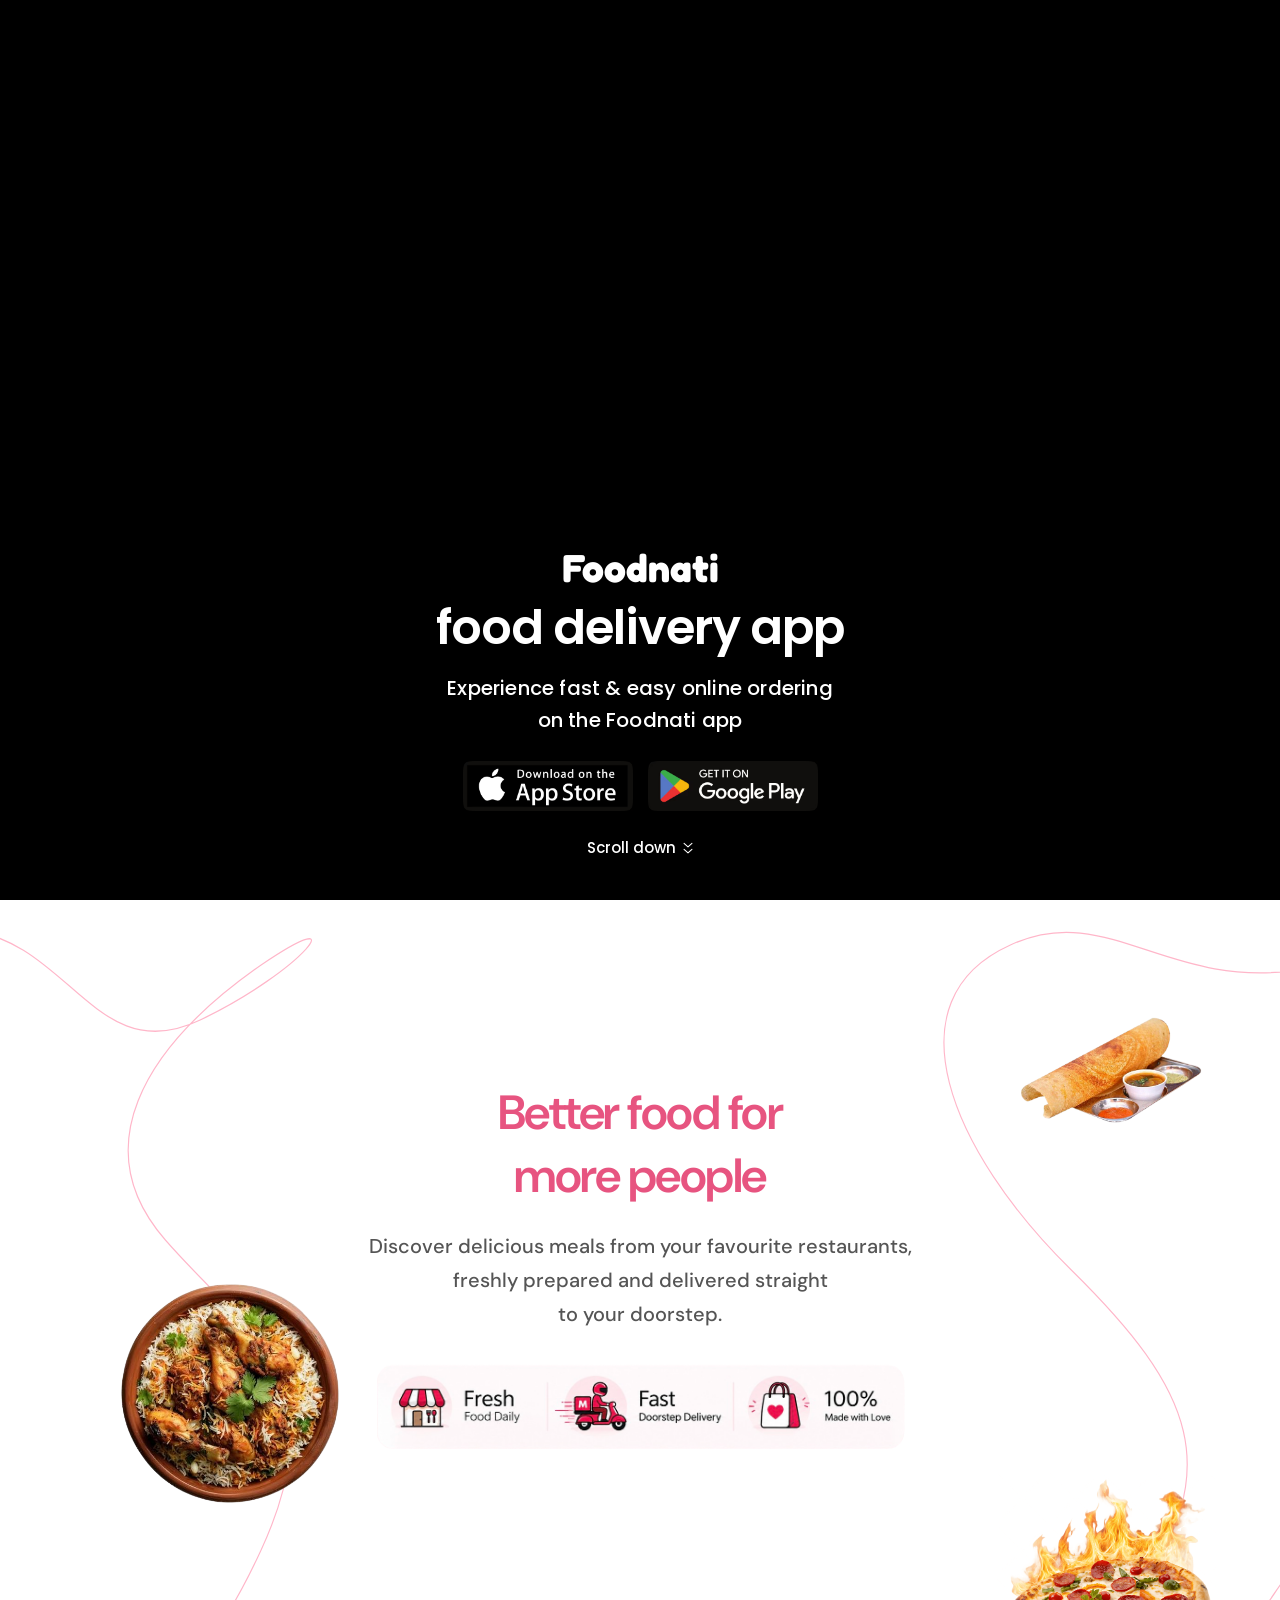
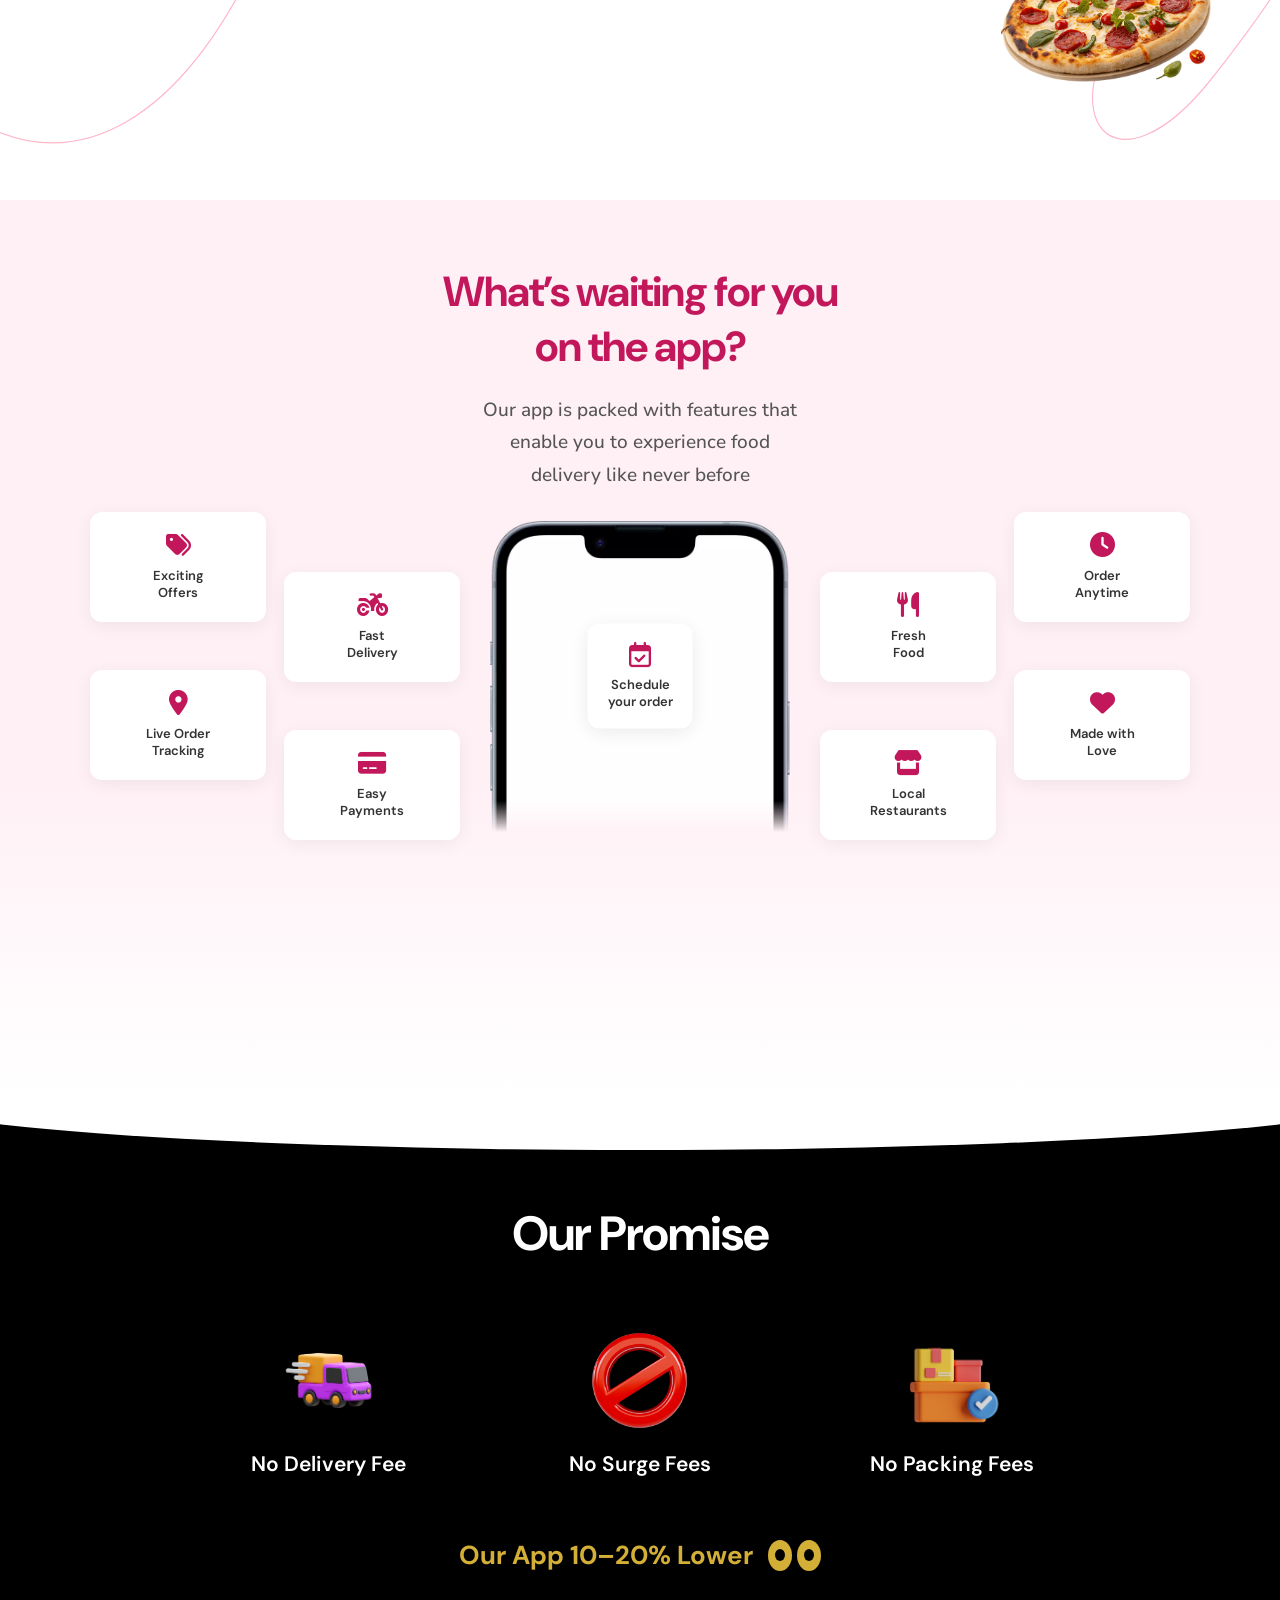
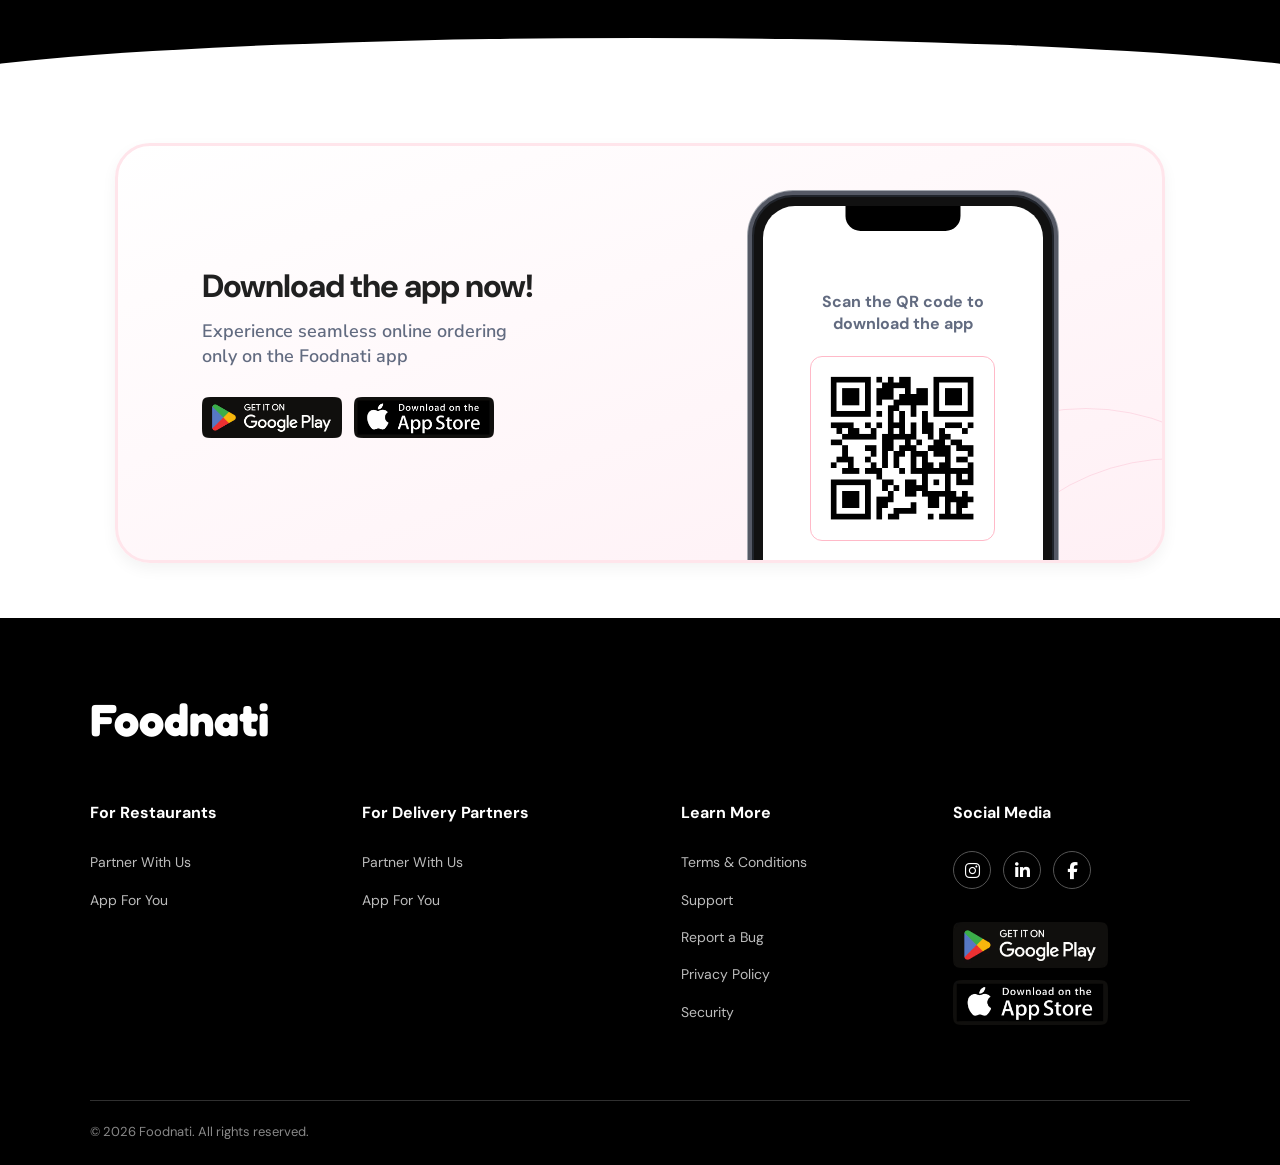
<file: index.html>
<!DOCTYPE html>
<html lang="en">
<head>
  <meta charset="UTF-8">
  <meta name="viewport" content="width=device-width, initial-scale=1.0">

  <!-- FOODNATI GOOGLE SEARCH FAVICON -->
  <link rel="icon" href="https://foodnati.com/globe.png" type="image/png" sizes="48x48">
  <link rel="shortcut icon" href="https://foodnati.com/globe.png">
  <link rel="apple-touch-icon" href="https://foodnati.com/globe.png">

  <title>Foodnati | Food Delivery in Minutes</title>

  <!-- ORIGINAL FAVICON LINKS - KEPT -->
  <link rel="icon" type="image/png" href="favicon.png">
  <link rel="apple-touch-icon" href="favicon.png">

  <!-- ORIGINAL FONT AWESOME ICONS - KEPT -->
  <link rel="stylesheet" href="https://cdnjs.cloudflare.com/ajax/libs/font-awesome/6.5.2/css/all.min.css">

 
  <link href="https://fonts.googleapis.com/css2?family=Nunito+Sans:wght@400;500;600&display=swap" rel="stylesheet">

  <link href="https://fonts.googleapis.com/css2?family=Fredoka:wght@400;500;600;700&family=Poppins:wght@400;500;600;700;800;900&family=DM+Sans:wght@400;500;600;700&display=swap" rel="stylesheet">

  
  <meta name="description" content="Discover Foodnati, your destination for delicious food delivered to your doorstep. Explore nearby restaurants, order biryani, pizza, burgers, breakfast, snacks, meals, desserts and more. Join Foodnati as a restaurant or delivery partner.">


  <meta name="keywords" content="
  Foodnati,
  FOODNATI,
  foodnati,
  Foodnati official,
  Foodnati official website,
  Foodnati website,
  Foodnati app,
  Foodnati mobile app,
  Foodnati Android app,
  Foodnati iOS app,
  Foodnati Play Store,
  Foodnati App Store,
  Foodnati download,
  Foodnati India,
  Foodnati Tanuku,
  Foodnati Andhra Pradesh,
  Foodnati food delivery,
  Foodnati online food ordering,
  Foodnati customer app,
  Foodnati restaurant partner app,
  Foodnati delivery partner app,
  Foodnati food ordering,
  Foodnati fast delivery,
  Foodnati doorstep delivery,
  Foodnati restaurants,
  Foodnati restaurant registration,
  Foodnati delivery partner registration,

  online food delivery,
  online food ordering,
  food delivery India,
  food delivery application,
  food delivery website,
  food ordering website,
  food delivery in minutes,
  fast food delivery,
  quick food delivery,
  local food delivery,
  doorstep food delivery,
  restaurant food delivery,
  fresh food delivery,
  affordable food delivery,
  order food online,
  order meals online,
  order breakfast online,
  order lunch online,
  order dinner online,
  order snacks online,
  food delivery near me,
  food near me,
  restaurants near me,
  best restaurants near me,
  nearby restaurants,
  local restaurants,
  restaurant menus online,

  biryani delivery,
  chicken biryani delivery,
  veg biryani delivery,
  dum biryani delivery,
  fried rice delivery,
  noodles delivery,
  pizza delivery,
  burger delivery,
  sandwich delivery,
  shawarma delivery,
  chicken wings delivery,
  chicken tandoori delivery,
  chicken tikka delivery,
  meals delivery,
  breakfast delivery,
  lunch delivery,
  dinner delivery,
  tiffin delivery,
  idli delivery,
  dosa delivery,
  puri delivery,
  upma delivery,
  pesarattu delivery,
  vada delivery,
  bonda delivery,
  snacks delivery,
  samosa delivery,
  puffs delivery,
  cake delivery,
  pastry delivery,
  dessert delivery,
  ice cream delivery,
  kulfi delivery,
  juice delivery,
  milkshake delivery,
  cold drinks delivery,
  tea delivery,
  coffee delivery,

  food delivery Tanuku,
  online food delivery Tanuku,
  online food order Tanuku,
  food ordering Tanuku,
  food delivery app Tanuku,
  restaurants Tanuku,
  restaurants in Tanuku,
  biryani delivery Tanuku,
  breakfast delivery Tanuku,
  lunch delivery Tanuku,
  dinner delivery Tanuku,
  food delivery Andhra Pradesh,
  online food delivery Andhra Pradesh,

  restaurant partner,
  restaurant partner app,
  restaurant partner website,
  restaurant partner registration,
  register restaurant online,
  list restaurant online,
  restaurant listing website,
  restaurant onboarding,
  restaurant order management,
  restaurant management dashboard,
  restaurant menu management,
  restaurant food image upload,
  restaurant pricing management,
  restaurant order notifications,
  restaurant order acceptance,
  restaurant delivery partnership,
  Foodnati restaurant partner website,
  Foodnati restaurant dashboard,

  delivery partner,
  delivery partner app,
  delivery partner website,
  delivery partner registration,
  delivery rider registration,
  food delivery partner,
  food delivery rider,
  food delivery jobs,
  delivery partner opportunities,
  delivery rider opportunities,
  delivery executive,
  delivery agent,
  delivery order notifications,
  restaurant pickup delivery,
  Foodnati delivery rider,
  Foodnati delivery partner app,

  Cezonal Solutions,
  Cezonal Solutions Pvt Ltd,
  Cezonal Solutions Private Limited,
  Cezonal Solutions Tanuku,
  Cezonal Solutions Andhra Pradesh,
  Foodnati by Cezonal Solutions
  ">

  <!-- GOOGLE SEARCH INDEXING -->
  <meta name="robots" content="index, follow, max-image-preview:large, max-snippet:-1, max-video-preview:-1">
  <meta name="googlebot" content="index, follow, max-image-preview:large, max-snippet:-1, max-video-preview:-1">
  <meta name="bingbot" content="index, follow">

  <!-- WEBSITE INFORMATION -->
  <meta name="author" content="Cezonal Solutions Pvt. Ltd.">
  <meta name="publisher" content="Cezonal Solutions Pvt. Ltd.">
  <meta name="application-name" content="Foodnati">
  <meta name="apple-mobile-web-app-title" content="Foodnati">
  <meta name="theme-color" content="#E82B65">

  <!-- CANONICAL URL -->
  <link rel="canonical" href="https://foodnati.com/">

  <!-- LOCATION SEO -->
  <meta name="geo.region" content="IN-AP">
  <meta name="geo.placename" content="Tanuku, Andhra Pradesh, India">

  <!-- FACEBOOK / WHATSAPP / LINKEDIN -->
  <meta property="og:type" content="website">
  <meta property="og:site_name" content="Foodnati">
  <meta property="og:locale" content="en_IN">

  <meta property="og:title" content="Foodnati | Delicious Food Delivered to Your Doorstep">

  <meta property="og:description" content="Hungry? Explore delicious meals from local restaurants, order food online and enjoy convenient doorstep delivery with Foodnati. Restaurant owners and delivery partners can join our platform.">

  <meta property="og:url" content="https://foodnati.com/">
  <meta property="og:image" content="https://foodnati.com/og-image.png">
  <meta property="og:image:alt" content="Foodnati Food Delivery">

  <!-- TWITTER / X -->
  <meta name="twitter:card" content="summary_large_image">
  <meta name="twitter:title" content="Foodnati | Order Delicious Food Online">
  <meta name="twitter:description" content="Discover local restaurants, explore delicious meals and order your favourite food online with Foodnati.">
  <meta name="twitter:image" content="https://foodnati.com/og-image.png">
<script type="application/ld+json">
{
  "@context": "https://schema.org",
  "@type": "Organization",
  "@id": "https://foodnati.com/#organization",
  "name": "Cezonal Solutions Pvt. Ltd.",
  "legalName": "Cezonal Solutions Private Limited",
  "brand": {
    "@type": "Brand",
    "name": "Foodnati"
  },
  "address": {
    "@type": "PostalAddress",
    "streetAddress": "2nd Floor, Opposite V Max",
    "addressLocality": "Tanuku",
    "addressRegion": "Andhra Pradesh",
    "addressCountry": "IN"
  },
  "member": [
    {
      "@type": "Person",
      "name": "Sundar Reddy",
      "jobTitle": "Director"
    },
    {
      "@type": "Person",
      "name": "Surya",
      "description": "Foodnati team support"
    }
  ]
}
</script>

  <!-- WEBSITE STRUCTURED DATA -->
  <script type="application/ld+json">
  {
    "@context": "https://schema.org",
    "@type": "WebSite",
    "@id": "https://foodnati.com/#website",
    "name": "Foodnati",
    "alternateName": "Foodnati Food Delivery",
    "url": "https://foodnati.com/",
    "description": "Foodnati is an online food delivery platform connecting customers, local restaurants and delivery partners.",
    "inLanguage": "en-IN",
    "publisher": {
      "@id": "https://foodnati.com/#organization"
    }
  }
  </script>

  <!-- FOODNATI HOME PAGE -->
  <script type="application/ld+json">
  {
    "@context": "https://schema.org",
    "@type": "WebPage",
    "@id": "https://foodnati.com/#webpage",
    "url": "https://foodnati.com/",
    "name": "Foodnati | Food Delivery in Minutes",
    "description": "Discover local restaurants, explore delicious meals and order food online with Foodnati.",
    "isPartOf": {
      "@id": "https://foodnati.com/#website"
    },
    "inLanguage": "en-IN"
  }
  </script>

  <!-- FOODNATI THREE SERVICES -->
  <script type="application/ld+json">
  {
    "@context": "https://schema.org",
    "@type": "ItemList",
    "name": "Foodnati Services",
    "itemListElement": [
      {
        "@type": "ListItem",
        "position": 1,
        "name": "Foodnati Customer Website",
        "url": "https://foodnati.com/"
      },
      {
        "@type": "ListItem",
        "position": 2,
        "name": "Foodnati Restaurant Partner Registration",
        "url": "https://foodnati.com/respartner/index.html"
      },
      {
        "@type": "ListItem",
        "position": 3,
        "name": "Foodnati Delivery Partner Registration",
        "url": "https://foodnati.com/delpartner/index.html"
      }
    ]
  }
  </script>


  <style>

    * {
      margin: 0;
      padding: 0;
      box-sizing: border-box;
    }

    html {
      scroll-behavior: smooth;
    }

    body {
      width: 100%;
      margin: 0;
      background: #fff;
      font-family: 'Poppins', sans-serif;
      overflow-x: hidden;
    }

    /* VIDEO SECTION */
    .video-section {
      position: relative;
      width: 100%;
      height: 100vh;
      height: 100svh;
      background: #000;
      overflow: hidden;
    }

    .video-section video {
      width: 100%;
      height: 100%;
      object-fit: cover;
      display: block;
    }

    /* VIDEO BOTTOM TEXT */
    .video-text {
      position: absolute;
      bottom: 40px;
      left: 50%;
      transform: translateX(-50%);
      z-index: 2;
      width: 100%;
      padding: 0 20px;
      text-align: center;
      color: #ffffff;
      text-shadow: 0 3px 15px rgba(0, 0, 0, 0.5);
    }

    .video-heading {
      font-family: 'Fredoka', sans-serif;
      font-size: 39px;
      font-weight: 700;
      line-height: 1.2;
      margin: 0;
    }

    .video-subheading {
      font-family: 'Poppins', sans-serif;
      font-size: 48px;
      font-weight: 600;
      letter-spacing: -1px;
      line-height: 1.2;
      margin-top: 8px;
    }

    .video-description {
      font-family: 'Poppins', sans-serif;
      font-size: 20px;
      font-weight: 500;
      letter-spacing: 0.2px;
      line-height: 1.6;
      margin-top: 15px;
    }

    /* APP STORE BUTTONS */
    .app-downloads {
      display: flex;
      justify-content: center;
      align-items: center;
      gap: 15px;
      margin-top: 25px;
    }

    .app-downloads a {
      display: inline-flex;
      align-items: center;
      justify-content: center;
      transition: transform 0.3s ease;
    }

    .app-downloads a:hover {
      transform: scale(1.05);
    }

    .app-downloads img {
      width: 170px;
      height: auto;
      display: block;
    }

    /* SCROLL DOWN */
    .scroll-down {
      display: inline-flex;
      flex-direction: row;
      align-items: center;
      justify-content: center;
      gap: 7px;
      margin-top: 25px;
      color: #ffffff;
      font-family: 'Poppins', sans-serif;
      font-size: 15px;
      font-weight: 500;
      letter-spacing: 0;
      text-decoration: none;
      cursor: pointer;
    }

    .scroll-arrows {
      display: flex;
      flex-direction: column;
      align-items: center;
      gap: 0;
      animation: arrowMove 1.5s ease-in-out infinite;
    }

    .scroll-arrows svg {
      width: 10px;
      height: 6px;
      display: block;
      overflow: visible;
    }

    @keyframes arrowMove {
      0%, 100% {
        transform: translateY(0);
        opacity: 1;
      }

      50% {
        transform: translateY(5px);
        opacity: 0.6;
      }
    }

    /* SECOND SECTION */
    .welcome-section {
      position: relative;
      width: 100%;
      min-height: 100vh;
      min-height: 100svh;
      display: flex;
      justify-content: center;
      align-items: center;
      background: #ffffff;
      padding: 30px 20px;
      overflow: hidden;
    }

    .welcome-content {
      position: relative;
      z-index: 2;
      width: 100%;
      max-width: 900px;
      text-align: center;
      transform: translateY(-80px);
    }

    /* BETTER FOOD HEADING */
    .welcome-heading {
      font-family: 'DM Sans', sans-serif;
      font-size: 48px;
      font-weight: 600;
      letter-spacing: -1.5px;
      line-height: 1.3;
      color: #E75480;
      text-align: center;
      text-transform: none;
    }

    /* DESCRIPTION */
    .welcome-description {
      max-width: 720px;
      margin: 22px auto 0;
      font-family: 'DM Sans', sans-serif;
      font-size: 20px;
      font-weight: 500;
      line-height: 1.7;
      letter-spacing: 0;
      color: #555555;
      text-align: center;
    }

    /* RESPONSIVE IMAGE BELOW DESCRIPTION */
    .welcome-image {
      width: 100%;
      margin: 30px auto 0;
      text-align: center;
    }

    .welcome-image .desktop-image {
      display: block;
      width: 100%;
      max-width: 550px;
      height: auto;
      margin: 0 auto;
    }

    .welcome-image .mobile-image {
      display: none;
    }

    /* SIDE FOOD IMAGES */
    .side-food {
      position: absolute;
      z-index: 1;
      display: block;
      height: auto;
      object-fit: contain;
      pointer-events: none;
    }

    /* DESKTOP - SAME */
    .food-left {
      width: 230px;
      left: 9%;
      top: 42%;
    }

    .food-right-top {
      width: 210px;
      right: 5%;
      top: 12%;
    }

    .food-right-bottom {
      width: 220px;
      right: 5%;
      bottom: 12%;
    }

    /* PINK CURVED LINES */
    .food-line {
      position: absolute;
      z-index: 0;
      width: 34%;
      height: 100%;
      top: 0;
      pointer-events: none;
    }

    .food-line-left {
      left: 0;
    }

    .food-line-right {
      right: 0;
    }

    .food-line svg {
      width: 100%;
      height: 100%;
      display: block;
    }

    /* TABLET - SAME */
    @media (min-width: 601px) and (max-width: 1100px) {
      .food-left {
        width: 145px;
        left: 5%;
      }

      .food-right-top {
        width: 140px;
        right: 1%;
      }

      .food-right-bottom {
        width: 150px;
        right: 1%;
      }
    }

    /* MOBILE RESPONSIVE */
    @media (max-width: 600px) {
      .video-text {
        bottom: 25px;
      }

      .video-heading {
        font-size: 38px;
      }

      .video-subheading {
        font-size: 34px;
        font-weight: 600;
        letter-spacing: -0.5px;
      }

      .video-description {
        font-size: 17px;
        line-height: 1.5;
        margin-top: 12px;
      }

      .app-downloads {
        gap: 10px;
        margin-top: 20px;
      }

      .app-downloads img {
        width: 145px;
      }

      .scroll-down {
        margin-top: 20px;
        font-size: 13px;
        gap: 6px;
      }

      .scroll-arrows svg {
        width: 9px;
        height: 5px;
      }

      /* REMOVE EXTRA TOP GAP */
      .welcome-section {
        min-height: auto;
        display: block;
        padding: 55px 12px 45px;
      }

      .welcome-content {
        width: 100%;
        max-width: 100%;
        transform: none;
      }

      .welcome-heading {
        font-size: 32px;
        font-weight: 600;
        letter-spacing: -0.7px;
        line-height: 1.4;
        position: relative;
        z-index: 2;
      }

      .welcome-description {
        font-size: 16px;
        font-weight: 500;
        line-height: 1.7;
        margin: 18px auto 0;
        max-width: 290px;
        position: relative;
        z-index: 2;
      }

      .welcome-image {
        margin-top: 25px;
      }

      /* HIDE PC IMAGE */
      .welcome-image .desktop-image {
        display: none;
      }

      /* SHOW MOBILE IMAGE */
      .welcome-image .mobile-image {
        display: block;
        width: 100%;
        max-width: 340px;
        height: auto;
        margin: 0 auto;
      }

      /* 3.PNG - LEFT SIDE OF TEXT */
      .food-left {
        width: 65px;
        left: -15px;
        top: 135px;
      }

      /* 4.JPG - RIGHT TOP OF TEXT */
      .food-right-top {
        width: 65px;
        right: -15px;
        top: 45px;
      }

      /* 5.PNG - RIGHT SIDE OF DESCRIPTION */
      .food-right-bottom {
        width: 70px;
        right: -15px;
        top: 230px;
        bottom: auto;
        z-index: 1;
      }

      /* NO PINK LINES ON MOBILE */
      .food-line {
        display: none;
      }
    }

    @media (prefers-reduced-motion: reduce) {
      html {
        scroll-behavior: auto;
      }

      .scroll-arrows {
        animation: none;
      }
    }
    
/* ONLY 3 SIDE FOOD IMAGES ANIMATION */

/* LEFT IMAGE - INITIAL POSITION */
.welcome-section .food-left {
  opacity: 0;
  transform: translateX(-120px);
  transition: transform 1.2s ease, opacity 1.2s ease;
}

/* RIGHT IMAGES - INITIAL POSITION */
.welcome-section .food-right-top,
.welcome-section .food-right-bottom {
  opacity: 0;
  transform: translateX(120px);
  transition: transform 1.2s ease, opacity 1.2s ease;
}

/* ANIMATE ONLY FOOD IMAGES */
.welcome-section.show-animation .food-left,
.welcome-section.show-animation .food-right-top,
.welcome-section.show-animation .food-right-bottom {
  opacity: 1;
  transform: translateX(0);
}

/* SMALL DELAY FOR RIGHT IMAGES */
.welcome-section .food-right-top {
  transition-delay: 0.15s;
}

.welcome-section .food-right-bottom {
  transition-delay: 0.3s;
}

/* NO ANIMATION FOR OTHER CONTENT */
.welcome-section .welcome-heading,
.welcome-section .welcome-description,
.welcome-section .desktop-image,
.welcome-section .mobile-image {
  opacity: 1;
  transform: none;
  transition: none;
}

/* REDUCED MOTION */
@media (prefers-reduced-motion: reduce) {
  .welcome-section .side-food {
    opacity: 1;
    transform: none;
    transition: none;
  }
}

/* THIRD SECTION */


.waiting-section {
  width: 100%;
  min-height: 100vh;
  min-height: 100svh;

  background: linear-gradient(
    to bottom,
    #FFF0F5 0%,
    #FFF0F5 65%,
    #FFF8FB 82%,
    #FFFFFF 100%
  );

  display: flex;
  flex-direction: column;
  align-items: center;
  justify-content: flex-start;
  padding: 65px 20px 50px;
}


.waiting-heading {
  font-family: 'DM Sans', sans-serif;
  font-size: 42px;
  font-weight: 700;
  line-height: 1.3;
  letter-spacing: -1px;
  color: #C2185B;
  text-align: center;
  margin: 0;
}

/* MOBILE VIEW */
@media (max-width: 600px) {
  .waiting-section {
    padding: 45px 15px 40px;
  }

  .waiting-heading {
    font-size: 28px;
    font-weight: 700;
    line-height: 1.4;
    letter-spacing: -0.5px;
  }
}

.waiting-description {
  font-family: 'Nunito Sans', sans-serif;
  font-size: 19px;
  font-weight: 500;
  line-height: 1.7;
  color: #555555;
  text-align: center;
  margin: 20px auto 0;
}

/* MOBILE */
@media (max-width: 600px) {
  .waiting-description {
    font-size: 15px;
    font-weight: 500;
    line-height: 1.7;
    margin-top: 16px;
    padding: 0 10px;
  }
}

/* MOBILE APP IMAGE - VERY LIGHT BOTTOM FADE */

.waiting-image {
  width: 100%;
  display: flex;
  justify-content: center;
  align-items: center;
  margin-top: 25px;
}

.waiting-image img {
  display: block;
  width: 100%;
  max-width: 300px;
  height: auto;
  object-fit: contain;

  -webkit-mask-image: linear-gradient(
    to bottom,
    black 0%,
    black 90%,
    transparent 100%
  );

  mask-image: linear-gradient(
    to bottom,
    black 0%,
    black 90%,
    transparent 100%
  );
}

/* MOBILE VIEW */
@media (max-width: 600px) {
  .waiting-image {
    margin-top: 20px;
  }

  .waiting-image img {
    max-width: 220px;
  }
}
/* MAIN FEATURES LAYOUT */

.waiting-features {
  width: 100%;
  max-width: 1100px;
  margin: 30px auto 0;
  display: grid;
  grid-template-columns: minmax(0, 1fr) 300px minmax(0, 1fr);
  align-items: center;
  gap: 30px;
}

/* LEFT & RIGHT - 4 BOXES EACH */

.feature-left,
.feature-right {
  display: grid;
  grid-template-columns: repeat(2, minmax(0, 1fr));
  gap: 18px;
  align-items: start;
}

/* LEFT STAIRCASE */

.feature-left .feature-box:nth-child(1) {
  transform: translateY(-45px);
}

.feature-left .feature-box:nth-child(2) {
  transform: translateY(15px);
}

.feature-left .feature-box:nth-child(3) {
  transform: translateY(-15px);
}

.feature-left .feature-box:nth-child(4) {
  transform: translateY(45px);
}

/* RIGHT STAIRCASE - OPPOSITE STYLE */

.feature-right .feature-box:nth-child(1) {
  transform: translateY(15px);
}

.feature-right .feature-box:nth-child(2) {
  transform: translateY(-45px);
}

.feature-right .feature-box:nth-child(3) {
  transform: translateY(45px);
}

.feature-right .feature-box:nth-child(4) {
  transform: translateY(-15px);
}

/* ALL FEATURE BOXES */

.feature-box {
  width: 100%;
  min-height: 110px;
  background: #ffffff;
  border-radius: 12px;
  padding: 12px 8px;

  display: flex;
  flex-direction: column;
  align-items: center;
  justify-content: center;
  gap: 10px;

  text-align: center;
  box-shadow: 0 4px 18px rgba(0,0,0,0.06);
}

.feature-box i {
  font-size: 25px;
  color: #C2185B;
}

.feature-box span {
  font-family: 'DM Sans', sans-serif;
  font-size: 13px;
  font-weight: 600;
  line-height: 1.3;
  color: #333333;
}

/* CENTER MOBILE IMAGE */

.waiting-image {
  position: relative;
  width: 100%;
  display: flex;
  justify-content: center;
  align-items: center;
  margin-top: 0;
}

.waiting-image img {
  display: block;
  width: 100%;
  max-width: 300px;
  height: auto;
  object-fit: contain;

  /* LIGHT BOTTOM FADE */
  -webkit-mask-image: linear-gradient(
    to bottom,
    black 0%,
    black 90%,
    transparent 100%
  );

  mask-image: linear-gradient(
    to bottom,
    black 0%,
    black 90%,
    transparent 100%
  );
}

/* SCHEDULE BOX - CENTER OF IMAGE */

.schedule-box {
  position: absolute;
  top: 50%;
  left: 50%;
  transform: translate(-50%, -50%);

  width: 105px;
  height: 105px;
  background: #ffffff;
  border-radius: 12px;
  box-shadow: 0 4px 18px rgba(0,0,0,0.08);

  display: flex;
  flex-direction: column;
  align-items: center;
  justify-content: center;
  gap: 9px;
  text-align: center;
  z-index: 3;
}

.schedule-box i {
  font-size: 25px;
  color: #C2185B;
}

.schedule-box span {
  font-family: 'DM Sans', sans-serif;
  font-size: 13px;
  font-weight: 600;
  line-height: 1.3;
  color: #333333;
}

/* TABLET VIEW */

@media (min-width: 601px) and (max-width: 900px) {

  .waiting-features {
    grid-template-columns: minmax(0, 1fr) 240px minmax(0, 1fr);
    gap: 12px;
  }

  .feature-left,
  .feature-right {
    gap: 8px;
  }

  .feature-box {
    min-height: 85px;
    padding: 8px 4px;
  }

  .feature-box i {
    font-size: 20px;
  }

  .feature-box span {
    font-size: 11px;
  }

  .waiting-image img {
    max-width: 240px;
  }
}

/* MOBILE VIEW */

@media (max-width: 600px) {

  .waiting-features {
    grid-template-columns: minmax(0, 1fr) 160px minmax(0, 1fr);
    gap: 5px;
    margin-top: 25px;
  }

  .feature-left,
  .feature-right {
    grid-template-columns: repeat(2, minmax(0, 1fr));
    gap: 5px;
  }

  .feature-box {
    min-height: 65px;
    padding: 6px 2px;
    gap: 5px;
    border-radius: 8px;
  }

  .feature-box i {
    font-size: 15px;
  }

  .feature-box span {
    font-size: 9px;
    line-height: 1.2;
    overflow-wrap: anywhere;
  }

  /* LEFT MOBILE STAIRCASE */

  .feature-left .feature-box:nth-child(1) {
    transform: translateY(-25px);
  }

  .feature-left .feature-box:nth-child(2) {
    transform: translateY(10px);
  }

  .feature-left .feature-box:nth-child(3) {
    transform: translateY(-10px);
  }

  .feature-left .feature-box:nth-child(4) {
    transform: translateY(25px);
  }

  /* RIGHT MOBILE STAIRCASE */

  .feature-right .feature-box:nth-child(1) {
    transform: translateY(10px);
  }

  .feature-right .feature-box:nth-child(2) {
    transform: translateY(-25px);
  }

  .feature-right .feature-box:nth-child(3) {
    transform: translateY(25px);
  }

  .feature-right .feature-box:nth-child(4) {
    transform: translateY(-10px);
  }

  /* CENTER IMAGE */

  .waiting-image img {
    max-width: 160px;
  }

  /* CENTER SCHEDULE BOX */

  .schedule-box {
    width: 70px;
    height: 70px;
    border-radius: 9px;
    gap: 5px;
  }

  .schedule-box i {
    font-size: 18px;
  }

  .schedule-box span {
    font-size: 10px;
  }
}

/* EXTRA SMALL PHONES */

@media (max-width: 360px) {

  .waiting-features {
    grid-template-columns: minmax(0, 1fr) 140px minmax(0, 1fr);
    gap: 3px;
  }

  .waiting-image img {
    max-width: 140px;
  }

  .feature-box i {
    font-size: 13px;
  }

  .feature-box span {
    font-size: 8px;
  }
}


/* MOBILE VIEW ONLY */
@media (max-width: 600px) {

  /* HIDE MOBILE IMAGE + SCHEDULE BOX */
  .waiting-image,
  .schedule-box {
    display: none !important;
  }

  /* LEFT 4 + RIGHT 4 BOXES */
  .waiting-features {
    width: 100%;
    max-width: 420px;
    display: grid;
    grid-template-columns: 1fr 1fr;
    align-items: center;
    gap: 14px;
    margin: 45px auto 0;
    padding: 0 8px;
  }

  /* EACH SIDE: 2 COLUMNS, 2 ROWS */
  .feature-left,
  .feature-right {
    display: grid;
    grid-template-columns: repeat(2, minmax(0, 1fr));
    gap: 12px;
    align-items: center;
  }

  /* FEATURE BOX DESIGN */
  .feature-box {
    width: 100%;
    min-height: 100px;
    padding: 12px 5px;
    background: #ffffff;
    border-radius: 12px;
    box-shadow: 0 4px 18px rgba(0,0,0,0.06);

    display: flex;
    flex-direction: column;
    align-items: center;
    justify-content: center;
    gap: 9px;
    text-align: center;
  }

  .feature-box i {
    font-size: 22px;
    color: #C2185B;
  }

  .feature-box span {
    font-family: 'DM Sans', sans-serif;
    font-size: 11px;
    font-weight: 600;
    line-height: 1.3;
    color: #333333;
    overflow-wrap: anywhere;
  }

  /* LEFT STAIRCASE */
  .feature-left .feature-box:nth-child(1) {
    transform: translateY(-25px);
  }

  .feature-left .feature-box:nth-child(2) {
    transform: translateY(10px);
  }

  .feature-left .feature-box:nth-child(3) {
    transform: translateY(-10px);
  }

  .feature-left .feature-box:nth-child(4) {
    transform: translateY(25px);
  }

  /* RIGHT STAIRCASE */
  .feature-right .feature-box:nth-child(1) {
    transform: translateY(10px);
  }

  .feature-right .feature-box:nth-child(2) {
    transform: translateY(-25px);
  }

  .feature-right .feature-box:nth-child(3) {
    transform: translateY(25px);
  }

  .feature-right .feature-box:nth-child(4) {
    transform: translateY(-10px);
  }
}

/* EXTRA SMALL MOBILE */
@media (max-width: 360px) {
  .waiting-features {
    gap: 8px;
    padding: 0 4px;
  }

  .feature-left,
  .feature-right {
    gap: 7px;
  }

  .feature-box {
    min-height: 85px;
    padding: 8px 3px;
  }

  .feature-box i {
    font-size: 19px;
  }

  .feature-box span {
    font-size: 10px;
  }
}

/* DOWNLOAD SECTION */

.methai-download-section {
  width: 100%;
  background: #ffffff;
  padding: 55px 6%;
}

/* MAIN CARD */

.methai-download-card {
  position: relative;
  width: 100%;
  max-width: 1050px;
  height: 420px;
  margin: 0 auto;

  display: flex;
  align-items: center;
  justify-content: space-between;

  background: linear-gradient(
    160deg,
    #ffffff 0%,
    #FFF0F5 100%
  );

  border: 3px solid #FFE5EB;
  border-radius: 35px;
  overflow: hidden;

  box-shadow: 0 6px 15px rgba(0,0,0,0.05);
}

/* DECORATIVE CIRCLES */

.methai-download-card::before,
.methai-download-card::after {
  content: "";
  position: absolute;
  width: 450px;
  height: 450px;
  border: 1px solid rgba(232,43,101,0.12);
  border-radius: 50%;
  pointer-events: none;
}

.methai-download-card::before {
  right: -150px;
  bottom: -300px;
}

.methai-download-card::after {
  right: -240px;
  bottom: -350px;
}

/* LEFT CONTENT */

.methai-download-content {
  position: relative;
  z-index: 2;
  width: 55%;
  padding-left: 8%;
}

.methai-download-content h2 {
  font-family: 'DM Sans', sans-serif;
  font-size: 32px;
  font-weight: 800;
  line-height: 1.2;
  letter-spacing: -1px;
  color: #202020;
  margin: 0 0 13px;
}

.methai-download-content p {
  font-family: 'Nunito Sans', sans-serif;
  font-size: 18px;
  font-weight: 600;
  line-height: 1.4;
  color: #626B80;
  margin: 0 0 28px;
}

/* APP BUTTONS */

.methai-download-buttons {
  display: flex;
  align-items: center;
  gap: 12px;
}

.methai-download-buttons a {
  display: block;
}

.methai-download-buttons img {
  display: block;
  width: 140px;
  height: auto;
  object-fit: contain;
}

/* PHONE POSITION */

.methai-download-phone {
  position: absolute;
  right: 10%;
  top: 45px;
  width: 310px;
  height: 500px;
  z-index: 2;
}

/* PHONE FRAME */

.methai-phone-frame {
  position: relative;
  width: 100%;
  height: 100%;

  background: #111111;
  border: 4px solid #555965;
  border-radius: 45px;
  padding: 11px;

  box-shadow:
    inset 0 0 0 2px #20242B,
    0 0 0 1px #A4A8AF;
}

/* PHONE SCREEN */

.methai-phone-screen {
  position: relative;
  width: 100%;
  height: 100%;
  background: #ffffff;
  border-radius: 32px;
  overflow: hidden;

  display: flex;
  flex-direction: column;
  align-items: center;
  padding-top: 85px;
}

/* PHONE NOTCH */

.methai-phone-notch {
  position: absolute;
  top: 11px;
  left: 50%;
  transform: translateX(-50%);

  width: 115px;
  height: 25px;
  background: #000000;
  border-radius: 0 0 15px 15px;
  z-index: 5;
}

/* QR HEADING */

.methai-phone-screen h3 {
  font-family: 'DM Sans', sans-serif;
  font-size: 16px;
  font-weight: 700;
  line-height: 1.4;
  color: #626B80;
  text-align: center;
  margin: 0 0 20px;
}

/* QR BOX */

.methai-qr-box {
  width: 185px;
  height: 185px;
  background: #ffffff;
  border: 1px solid #FFB9C8;
  border-radius: 12px;

  display: flex;
  justify-content: center;
  align-items: center;
  padding: 10px;
}

.methai-qr-box img {
  display: block;
  width: 100%;
  height: 100%;
  object-fit: contain;
}

/* TABLET VIEW */

@media (min-width: 701px) and (max-width: 1000px) {

  .methai-download-content {
    padding-left: 6%;
  }

  .methai-download-content h2 {
    font-size: 27px;
  }

  .methai-download-content p {
    font-size: 15px;
  }

  .methai-download-buttons img {
    width: 115px;
  }

  .methai-download-phone {
    width: 260px;
    height: 450px;
    right: 5%;
  }

  .methai-phone-screen h3 {
    font-size: 14px;
  }

  .methai-qr-box {
    width: 155px;
    height: 155px;
  }
}

/* MOBILE VIEW */

@media (max-width: 700px) {

  .methai-download-section {
    padding: 35px 12px;
  }

  .methai-download-card {
    height: 560px;
    border-width: 2px;
    border-radius: 23px;
    flex-direction: column;
    align-items: center;
  }

  .methai-download-content {
    width: 100%;
    padding: 35px 12px 0;
    text-align: center;
  }

  .methai-download-content h2 {
    font-size: 24px;
    letter-spacing: -0.5px;
    margin-bottom: 10px;
  }

  .methai-download-content p {
    font-size: 13px;
    line-height: 1.5;
    margin-bottom: 20px;
  }

  .methai-download-buttons {
    justify-content: center;
    gap: 9px;
  }

  .methai-download-buttons img {
    width: 115px;
  }

  /* SMALLER PHONE */

  .methai-download-phone {
    position: absolute;
    width: 215px;
    height: 385px;
    top: 240px;
    right: auto;
    left: 50%;
    transform: translateX(-50%);
  }

  .methai-phone-frame {
    border-radius: 35px;
    padding: 8px;
    border-width: 3px;
  }

  .methai-phone-screen {
    border-radius: 25px;
    padding-top: 65px;
  }

  .methai-phone-notch {
    top: 8px;
    width: 90px;
    height: 20px;
    border-radius: 0 0 12px 12px;
  }

  .methai-phone-screen h3 {
    font-size: 12px;
    margin-bottom: 15px;
  }

  .methai-qr-box {
    width: 135px;
    height: 135px;
    border-radius: 10px;
    padding: 7px;
  }
}

/* METHAI WAITING SECTION - BALANCED MOBILE GAP */

@media screen and (max-width: 600px) {

  body > .waiting-section {
    min-height: auto;
    height: auto;
    padding: 65px 15px 65px;
  }

  .waiting-heading {
    margin: 0;
  }

  .waiting-description {
    margin-top: 20px;
  }

  .waiting-features {
    margin-top: 38px;
  }

}

  
/* Foodnati brand typography */
.video-heading, .methai-footer-brand h2 { font-family: 'Fredoka', sans-serif; text-transform: none; }
</style>
  <link rel="stylesheet" href="new.css">

</head>

<body>

  <!-- VIDEO SECTION -->
  <section class="video-section">

    <video autoplay muted loop playsinline>
      <source src="video.mp4" type="video/mp4">
    </video>

    <div class="video-text">

      <h1 class="video-heading">Foodnati</h1>

      <p class="video-subheading">food delivery app</p>

      <p class="video-description">
        Experience fast &amp; easy online ordering<br>
        on the Foodnati app
      </p>

      <!-- APP DOWNLOAD BUTTONS -->
      <div class="app-downloads">

        <a href="#" aria-label="Download on Google Play">
          <img src="app.avif" alt="Get it on Google Play">
        </a>

        <a href="#" aria-label="Download on App Store">
          <img src="google.avif" alt="Download on the App Store">
        </a>

      </div>

      <!-- SCROLL DOWN -->
      <a href="#welcome" class="scroll-down">

        <span>Scroll down</span>

        <span class="scroll-arrows" aria-hidden="true">

          <svg viewBox="0 0 28 15" fill="none">
            <path
              d="M3 3 L14 13 L25 3"
              stroke="white"
              stroke-width="3"
              stroke-linecap="round"
              stroke-linejoin="round"/>
          </svg>

          <svg viewBox="0 0 28 15" fill="none">
            <path
              d="M3 3 L14 13 L25 3"
              stroke="white"
              stroke-width="3"
              stroke-linecap="round"
              stroke-linejoin="round"/>
          </svg>

        </span>

      </a>

    </div>

  </section>

  <!-- BETTER FOOD SECTION -->
  <section class="welcome-section" id="welcome">

    <!-- LEFT PINK CURVED LINE -->
    <div class="food-line food-line-left" aria-hidden="true">
      <svg viewBox="0 0 500 900" preserveAspectRatio="none">
        <path
          d="M-40 30
             C80 40, 110 170, 230 120
             S410 0, 300 65
             C160 150, 100 250, 190 340
             S390 480, 300 650
             C210 820, 90 880, -30 820"
          fill="none"
          stroke="#FFB6C9"
          stroke-width="1.3"/>
      </svg>
    </div>

    <!-- RIGHT PINK CURVED LINE -->
    <div class="food-line food-line-right" aria-hidden="true">
      <svg viewBox="0 0 500 900" preserveAspectRatio="none">
        <path
          d="M520 70
             C370 90, 300 0, 190 45
             C50 100, 120 250, 260 370
             S440 570, 330 700
             C230 820, 310 900, 420 780
             S500 660, 540 680"
          fill="none"
          stroke="#FFB6C9"
          stroke-width="1.3"/>
      </svg>
    </div>

    <!-- LEFT FOOD IMAGE -->
    <img
      src="foods/3.png"
      class="side-food food-left"
      alt="Delicious food">

    <!-- RIGHT TOP FOOD IMAGE -->
    <img
      src="foods/4.png"
      class="side-food food-right-top"
      alt="Fresh food">

    <!-- RIGHT BOTTOM FOOD IMAGE -->
    <img
      src="foods/5.png"
      class="side-food food-right-bottom"
      alt="Tasty food">

    <!-- CENTER CONTENT -->
    <div class="welcome-content">

      <h2 class="welcome-heading">
        Better food for<br>
        more people
      </h2>

      <p class="welcome-description">
        Discover delicious meals from your favourite restaurants,<br>
        freshly prepared and delivered straight<br>
        to your doorstep.
      </p>

      <!-- PC AND MOBILE IMAGES -->
      <div class="welcome-image">

        <img
          src="1.png"
          class="desktop-image"
          alt="Foodnati food delivery">

        <img
          src="2.png"
          class="mobile-image"
          alt="Foodnati food delivery">

      </div>

    </div>

  </section>

<!-- THIRD SECTION -->
<section class="waiting-section" id="waiting">

  <h2 class="waiting-heading">
    What’s waiting for you<br>
    on the app?
  </h2>

<p class="waiting-description">
  Our app is packed with features that<br>
  enable you to experience food<br>
  delivery like never before
</p>
 
<!-- METHAI APP FEATURES -->
<div class="waiting-features">

  <!-- LEFT SIDE - 4 BOXES -->
  <div class="feature-left">

    <div class="feature-box">
      <i class="fa-solid fa-tags"></i>
      <span>Exciting<br>Offers</span>
    </div>

    <div class="feature-box">
      <i class="fa-solid fa-motorcycle"></i>
      <span>Fast<br>Delivery</span>
    </div>

    <div class="feature-box">
      <i class="fa-solid fa-location-dot"></i>
      <span>Live Order<br>Tracking</span>
    </div>

    <div class="feature-box">
      <i class="fa-solid fa-credit-card"></i>
      <span>Easy<br>Payments</span>
    </div>

  </div>

  <!-- CENTER MOBILE IMAGE -->
  <div class="waiting-image">

    <img src="mobile.avif" alt="Foodnati App Preview">

    <!-- SCHEDULE BOX -->
    <div class="schedule-box">
      <i class="fa-regular fa-calendar-check"></i>
      <span>Schedule<br>your order</span>
    </div>

  </div>

  <!-- RIGHT SIDE - 4 BOXES -->
  <div class="feature-right">

    <div class="feature-box">
      <i class="fa-solid fa-utensils"></i>
      <span>Fresh<br>Food</span>
    </div>

    <div class="feature-box">
      <i class="fa-solid fa-clock"></i>
      <span>Order<br>Anytime</span>
    </div>

    <div class="feature-box">
      <i class="fa-solid fa-store"></i>
      <span>Local<br>Restaurants</span>
    </div>

    <div class="feature-box">
      <i class="fa-solid fa-heart"></i>
      <span>Made with<br>Love</span>
    </div>

  </div>

</div>

</section>


<!-- OUR PROMISE SECTION -->
<section class="methai-promise-section">

  <h2 class="methai-promise-heading">
    Our Promise
  </h2>

  <!-- PROMISE ITEMS -->
  <div class="methai-promise-items">

    <!-- FIRST -->
    <div class="methai-promise-item">
      <img src="ben/ddd.webp" alt="No Delivery Fee">
      <h3>No Delivery Fee</h3>
    </div>

    <!-- SECOND -->
    <div class="methai-promise-item">
      <img src="ben/surge.webp" alt="No Surge Fees">
      <h3>No Surge Fees</h3>
    </div>

    <!-- THIRD -->
    <div class="methai-promise-item">
      <img src="ben/packing.webp" alt="No Packing Fees">
      <h3>No Packing Fees</h3>
    </div>

  </div>

<!-- GOLD PRICE COMPARISON SLIDER -->
<div class="methai-price-slider">

  <div class="price-slider-window">

    <div class="price-slider-track">

      <!-- FIRST TEXT -->
      <div class="price-slide">
        <span>Our App 10–20% Lower</span>

        <div class="price-eyes eyes-straight">
          <span class="eye"></span>
          <span class="eye"></span>
        </div>
      </div>

      <!-- SECOND TEXT -->
      <div class="price-slide">
        <span>Other Apps 10–20% Higher</span>

        <div class="price-eyes eyes-looking-left">
          <span class="eye"></span>
          <span class="eye"></span>
        </div>
      </div>

    </div>

  </div>

</div>

</section>


<!-- METHAI DOWNLOAD APP SECTION -->
<section class="methai-download-section">

  <div class="methai-download-card">

    <!-- LEFT CONTENT -->
    <div class="methai-download-content">

      <h2>Download the app now!</h2>

      <p>
        Experience seamless online ordering<br>
        only on the Foodnati app
      </p>

      <div class="methai-download-buttons">
        <a href="#" aria-label="Google Play">
          <img src="google.avif" alt="Google Play">
        </a>

        <a href="#" aria-label="App Store">
          <img src="app.avif" alt="App Store">
        </a>
      </div>

    </div>

    <!-- RIGHT PHONE -->
    <div class="methai-download-phone">

      <div class="methai-phone-frame">

        <div class="methai-phone-notch"></div>

        <div class="methai-phone-screen">

          <h3>
            Scan the QR code to<br>
            download the app
          </h3>

          <div class="methai-qr-box">
            <img src="qr.png" alt="Foodnati QR Code">
          </div>

        </div>

      </div>

    </div>

  </div>

</section>

<!-- METHAI FOOTER -->
<footer class="methai-footer">

  <div class="methai-footer-container">

    <!-- METHAI BRAND -->
    <div class="methai-footer-brand">
      <h2 style="font-family: 'Fredoka', sans-serif !important; font-weight: 700; text-transform: none !important;">Foodnati</h2>
    </div>

    <!-- FOOTER CONTENT -->
    <div class="methai-footer-links">

      <!-- FOR RESTAURANTS -->
      <div class="methai-footer-column">
        <h3>For Restaurants</h3>

        <a href="respartner/index.html">Partner With Us</a>
        <a href="#">App For You</a>
      </div>

      <!-- FOR DELIVERY PARTNERS -->
      <div class="methai-footer-column">
        <h3>For Delivery Partners</h3>
<a href="delpartner/index.html">Partner With Us</a>
        <a href="#">App For You</a>
        
      </div>

      <!-- LEARN MORE -->
      <div class="methai-footer-column">
        <h3>Learn More</h3>

        <a href="#">Terms & Conditions</a>
        <a href="#">Support</a>
        <a href="#">Report a Bug</a>
        <a href="#">Privacy Policy</a>
        <a href="#">Security</a>
      </div>

      <!-- SOCIAL MEDIA -->
      <div class="methai-footer-column methai-footer-social">

        <h3>Social Media</h3>

        <div class="methai-social-icons">

          <!-- INSTAGRAM -->
          <a href="#"
             aria-label="Instagram"
             target="_blank"
             rel="noopener noreferrer">
            <i class="fa-brands fa-instagram"></i>
          </a>

          <!-- LINKEDIN -->
          <a href="#"
             aria-label="LinkedIn"
             target="_blank"
             rel="noopener noreferrer">
            <i class="fa-brands fa-linkedin-in"></i>
          </a>

          <!-- FACEBOOK -->
          <a href="#"
             aria-label="Facebook"
             target="_blank"
             rel="noopener noreferrer">
            <i class="fa-brands fa-facebook-f"></i>
          </a>

        </div>

        <!-- APP DOWNLOAD BADGES -->
        <div class="methai-footer-apps">

          <!-- GOOGLE PLAY -->
          <a href="#" aria-label="Get it on Google Play">
            <img src="google.avif"
                 alt="Get it on Google Play">
          </a>

          <!-- APP STORE -->
          <a href="#" aria-label="Download on the App Store">
            <img src="app.avif"
                 alt="Download on the App Store">
          </a>

        </div>

      </div>

    </div>

    <!-- FOOTER BOTTOM -->
    <div class="methai-footer-bottom">
      <p>© 2026 Foodnati. All rights reserved.</p>
    </div>

  </div>

</footer>

</body>

<script>
document.addEventListener("DOMContentLoaded", function () {

  const section = document.querySelector(".welcome-section");

  if (!section) return;

  if (window.matchMedia("(prefers-reduced-motion: reduce)").matches) {
    section.classList.add("show-animation");
    return;
  }

  if (!("IntersectionObserver" in window)) {
    section.classList.add("show-animation");
    return;
  }

  const observer = new IntersectionObserver(function(entries) {
    entries.forEach(function(entry) {
      if (entry.isIntersecting) {
        section.classList.add("show-animation");
        observer.unobserve(entry.target);
      }
    });
  }, {
    threshold: 0.15
  });

  observer.observe(section);

});
</script>

</html>
</file>
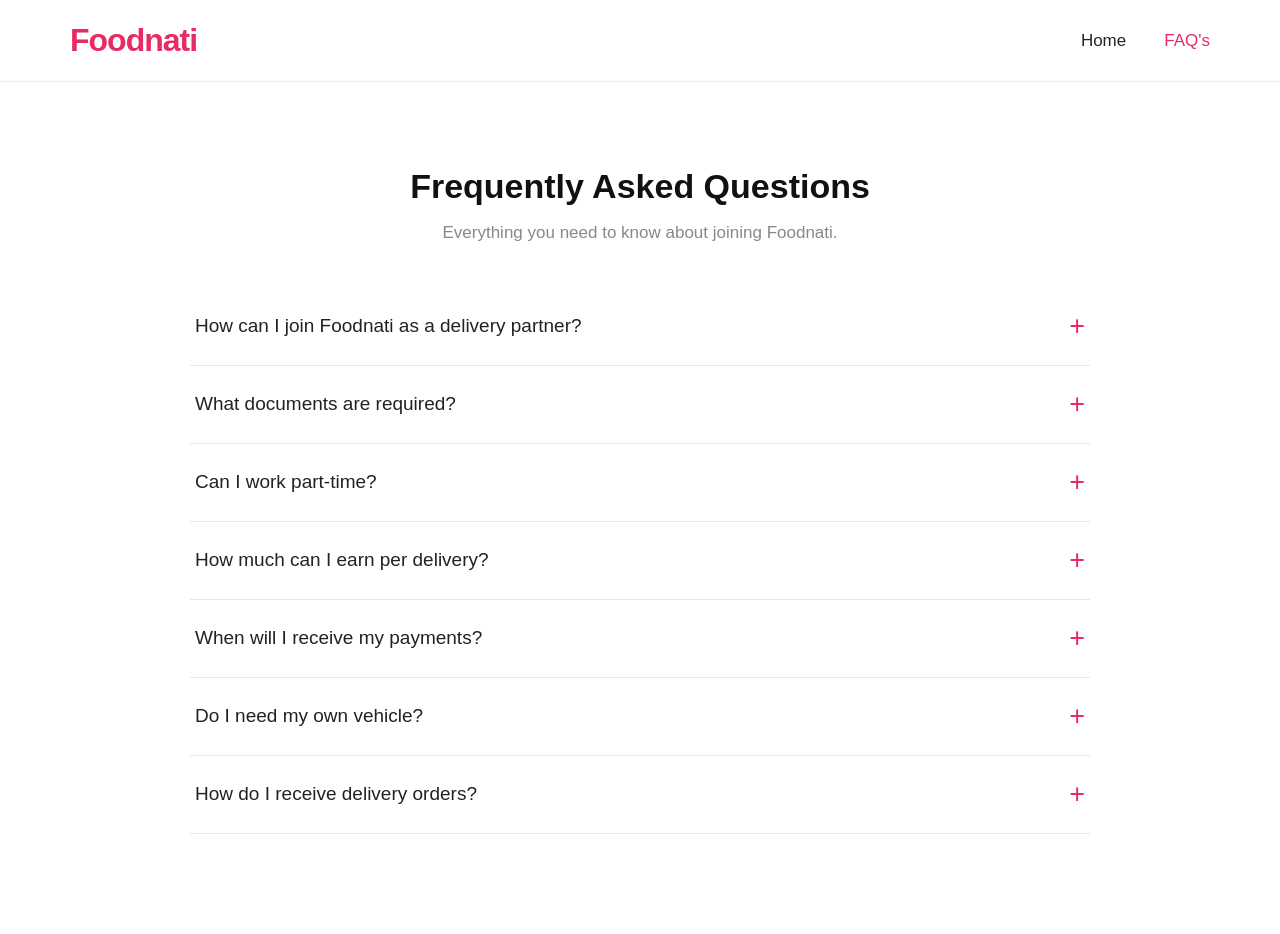
<file: delpartner/faq.html>
<!DOCTYPE html>
<html lang="en">
<head>
<meta charset="UTF-8">
<meta name="viewport" content="width=device-width, initial-scale=1.0">
<title>FAQ's | Foodnati</title>

<style>
* {
  box-sizing: border-box;
}

html {
  scroll-behavior: smooth;
}

body {
  margin: 0;
  font-family: Arial, sans-serif;
  background: #fff;
  color: #111;
}

/* NAVBAR */
.foodnati-navbar {
  width: 100%;
  height: 82px;
  background: #fff;
  border-bottom: 1px solid #eee;
  display: flex;
  align-items: center;
  position: sticky;
  top: 0;
  z-index: 1000;
}

.foodnati-nav-container {
  width: 100%;
  max-width: 1180px;
  margin: auto;
  padding: 0 20px;
  display: flex;
  align-items: center;
  justify-content: space-between;
}

.foodnati-logo {
  font-size: 32px;
  font-weight: 800;
  color: #E82B65;
  text-decoration: none;
  letter-spacing: -1px;
}

.foodnati-nav-links {
  display: flex;
  align-items: center;
  gap: 38px;
}

.foodnati-nav-links a {
  font-size: 17px;
  color: #222;
  text-decoration: none;
  transition: color .2s;
}

.foodnati-nav-links a:hover,
.foodnati-nav-links a.active {
  color: #E82B65;
}

.foodnati-menu-btn {
  display: none;
  border: none;
  background: transparent;
  cursor: pointer;
  padding: 8px;
}

.foodnati-menu-btn span {
  display: block;
  width: 25px;
  height: 2px;
  margin: 5px 0;
  background: #111;
}

/* FAQ SECTION */
.foodnati-faq-section {
  width: 100%;
  padding: 85px 20px 100px;
  scroll-margin-top: 90px;
}

.foodnati-faq-container {
  max-width: 900px;
  margin: 0 auto;
}

.foodnati-faq-container h1 {
  font-size: 34px;
  font-weight: 700;
  text-align: center;
  margin: 0 0 14px;
}

.foodnati-faq-subtitle {
  font-size: 17px;
  color: #888;
  text-align: center;
  line-height: 1.5;
  margin: 0 0 42px;
}

.foodnati-faq-item {
  border-bottom: 1px solid #e8e8e8;
}

.foodnati-faq-question {
  width: 100%;
  padding: 23px 5px;
  display: flex;
  justify-content: space-between;
  align-items: center;
  gap: 20px;
  background: transparent;
  border: none;
  text-align: left;
  font-family: inherit;
  font-size: 19px;
  font-weight: 500;
  color: #222;
  cursor: pointer;
}

.foodnati-faq-question:hover,
.foodnati-faq-item.active .foodnati-faq-question {
  color: #E82B65;
}

.foodnati-faq-arrow {
  font-size: 27px;
  font-weight: 300;
  color: #E82B65;
  flex-shrink: 0;
  transition: transform .3s ease;
}

.foodnati-faq-item.active .foodnati-faq-arrow {
  transform: rotate(45deg);
}

.foodnati-faq-answer {
  display: grid;
  grid-template-rows: 0fr;
  transition: grid-template-rows .3s ease;
}

.foodnati-faq-answer > div {
  overflow: hidden;
  font-size: 16px;
  line-height: 1.7;
  color: #777;
}

.foodnati-faq-item.active .foodnati-faq-answer {
  grid-template-rows: 1fr;
}

.foodnati-faq-item.active .foodnati-faq-answer > div {
  padding-bottom: 23px;
}

/* MOBILE */
@media (max-width: 768px) {
  .foodnati-navbar {
    height: 68px;
  }

  .foodnati-nav-container {
    padding: 0 18px;
  }

  .foodnati-logo {
    font-size: 27px;
  }

  .foodnati-menu-btn {
    display: block;
  }

  .foodnati-nav-links {
    display: none;
    position: absolute;
    top: 68px;
    left: 0;
    right: 0;
    background: #fff;
    padding: 20px;
    border-bottom: 1px solid #eee;
    box-shadow: 0 8px 15px rgba(0,0,0,.05);
    flex-direction: column;
    align-items: flex-start;
    gap: 22px;
  }

  .foodnati-nav-links.open {
    display: flex;
  }

  .foodnati-faq-section {
    padding: 55px 18px 70px;
    scroll-margin-top: 75px;
  }

  .foodnati-faq-container h1 {
    font-size: 26px;
  }

  .foodnati-faq-subtitle {
    font-size: 14px;
    margin-bottom: 28px;
  }

  .foodnati-faq-question {
    font-size: 16px;
    padding: 19px 2px;
  }

  .foodnati-faq-answer > div {
    font-size: 14px;
  }

  .foodnati-faq-arrow {
    font-size: 24px;
  }
}
</style>
</head>

<body>

<!-- TOP NAVBAR -->
<header class="foodnati-navbar">
  <nav class="foodnati-nav-container" aria-label="Main navigation">

    <a href="index.html" class="foodnati-logo">
      Foodnati
    </a>

    <button
      class="foodnati-menu-btn"
      id="foodnatiMenuBtn"
      type="button"
      aria-label="Toggle navigation"
      aria-controls="foodnatiNavLinks"
      aria-expanded="false"
    >
      <span></span>
      <span></span>
      <span></span>
    </button>

    <div class="foodnati-nav-links" id="foodnatiNavLinks">
      <a href="index.html">Home</a>
      <a href="#faqs" class="active">FAQ's</a>
    </div>

  </nav>
</header>

<!-- FAQ SECTION -->
<section class="foodnati-faq-section" id="faqs">
  <div class="foodnati-faq-container">

    <h1>Frequently Asked Questions</h1>

    <p class="foodnati-faq-subtitle">
      Everything you need to know about joining Foodnati.
    </p>

    <div class="foodnati-faq-item">
      <button class="foodnati-faq-question" type="button">
        How can I join Foodnati as a delivery partner?
        <span class="foodnati-faq-arrow">+</span>
      </button>
      <div class="foodnati-faq-answer">
        <div>
          Fill out the registration form on our website.
          Our team will guide you through the next steps.
        </div>
      </div>
    </div>

    <div class="foodnati-faq-item">
      <button class="foodnati-faq-question" type="button">
        What documents are required?
        <span class="foodnati-faq-arrow">+</span>
      </button>
      <div class="foodnati-faq-answer">
        <div>
          You may need an Aadhaar card, PAN card,
          bank account details, and a valid driving
          licence if using a motor vehicle.
        </div>
      </div>
    </div>

    <div class="foodnati-faq-item">
      <button class="foodnati-faq-question" type="button">
        Can I work part-time?
        <span class="foodnati-faq-arrow">+</span>
      </button>
      <div class="foodnati-faq-answer">
        <div>
          Flexible working options may be available
          depending on your location and delivery demand.
        </div>
      </div>
    </div>

    <div class="foodnati-faq-item">
      <button class="foodnati-faq-question" type="button">
        How much can I earn per delivery?
        <span class="foodnati-faq-arrow">+</span>
      </button>
      <div class="foodnati-faq-answer">
        <div>
          Earnings depend on delivery distance,
          applicable incentives, and the current
          partner payment structure.
        </div>
      </div>
    </div>

    <div class="foodnati-faq-item">
      <button class="foodnati-faq-question" type="button">
        When will I receive my payments?
        <span class="foodnati-faq-arrow">+</span>
      </button>
      <div class="foodnati-faq-answer">
        <div>
          Payment schedules will be explained during
          onboarding. Check with our team for the
          applicable payout cycle.
        </div>
      </div>
    </div>

    <div class="foodnati-faq-item">
      <button class="foodnati-faq-question" type="button">
        Do I need my own vehicle?
        <span class="foodnati-faq-arrow">+</span>
      </button>
      <div class="foodnati-faq-answer">
        <div>
          Vehicle requirements depend on the delivery
          options available in your area.
        </div>
      </div>
    </div>

    <div class="foodnati-faq-item">
      <button class="foodnati-faq-question" type="button">
        How do I receive delivery orders?
        <span class="foodnati-faq-arrow">+</span>
      </button>
      <div class="foodnati-faq-answer">
        <div>
          Delivery requests will appear in the
          Foodnati Delivery Partner app when
          you are available to accept orders.
        </div>
      </div>
    </div>

  </div>
</section>

<script>
/* MOBILE NAVIGATION */
const menuBtn = document.getElementById("foodnatiMenuBtn");
const navLinks = document.getElementById("foodnatiNavLinks");

menuBtn.addEventListener("click", function() {
  const isOpen = navLinks.classList.toggle("open");
  menuBtn.setAttribute("aria-expanded", String(isOpen));
});

navLinks.querySelectorAll("a").forEach(function(link) {
  link.addEventListener("click", function() {
    navLinks.classList.remove("open");
    menuBtn.setAttribute("aria-expanded", "false");
  });
});

/* FAQ DROPDOWN */
document.querySelectorAll(".foodnati-faq-question")
  .forEach(function(button) {

    button.setAttribute("aria-expanded", "false");

    button.addEventListener("click", function() {
      const item = this.parentElement;
      const isActive = item.classList.contains("active");

      document.querySelectorAll(".foodnati-faq-item")
        .forEach(function(faq) {
          faq.classList.remove("active");
          faq.querySelector(".foodnati-faq-question")
            .setAttribute("aria-expanded", "false");
        });

      if (!isActive) {
        item.classList.add("active");
        this.setAttribute("aria-expanded", "true");
      }
    });
  });
</script>

</body>
</html>
</file>
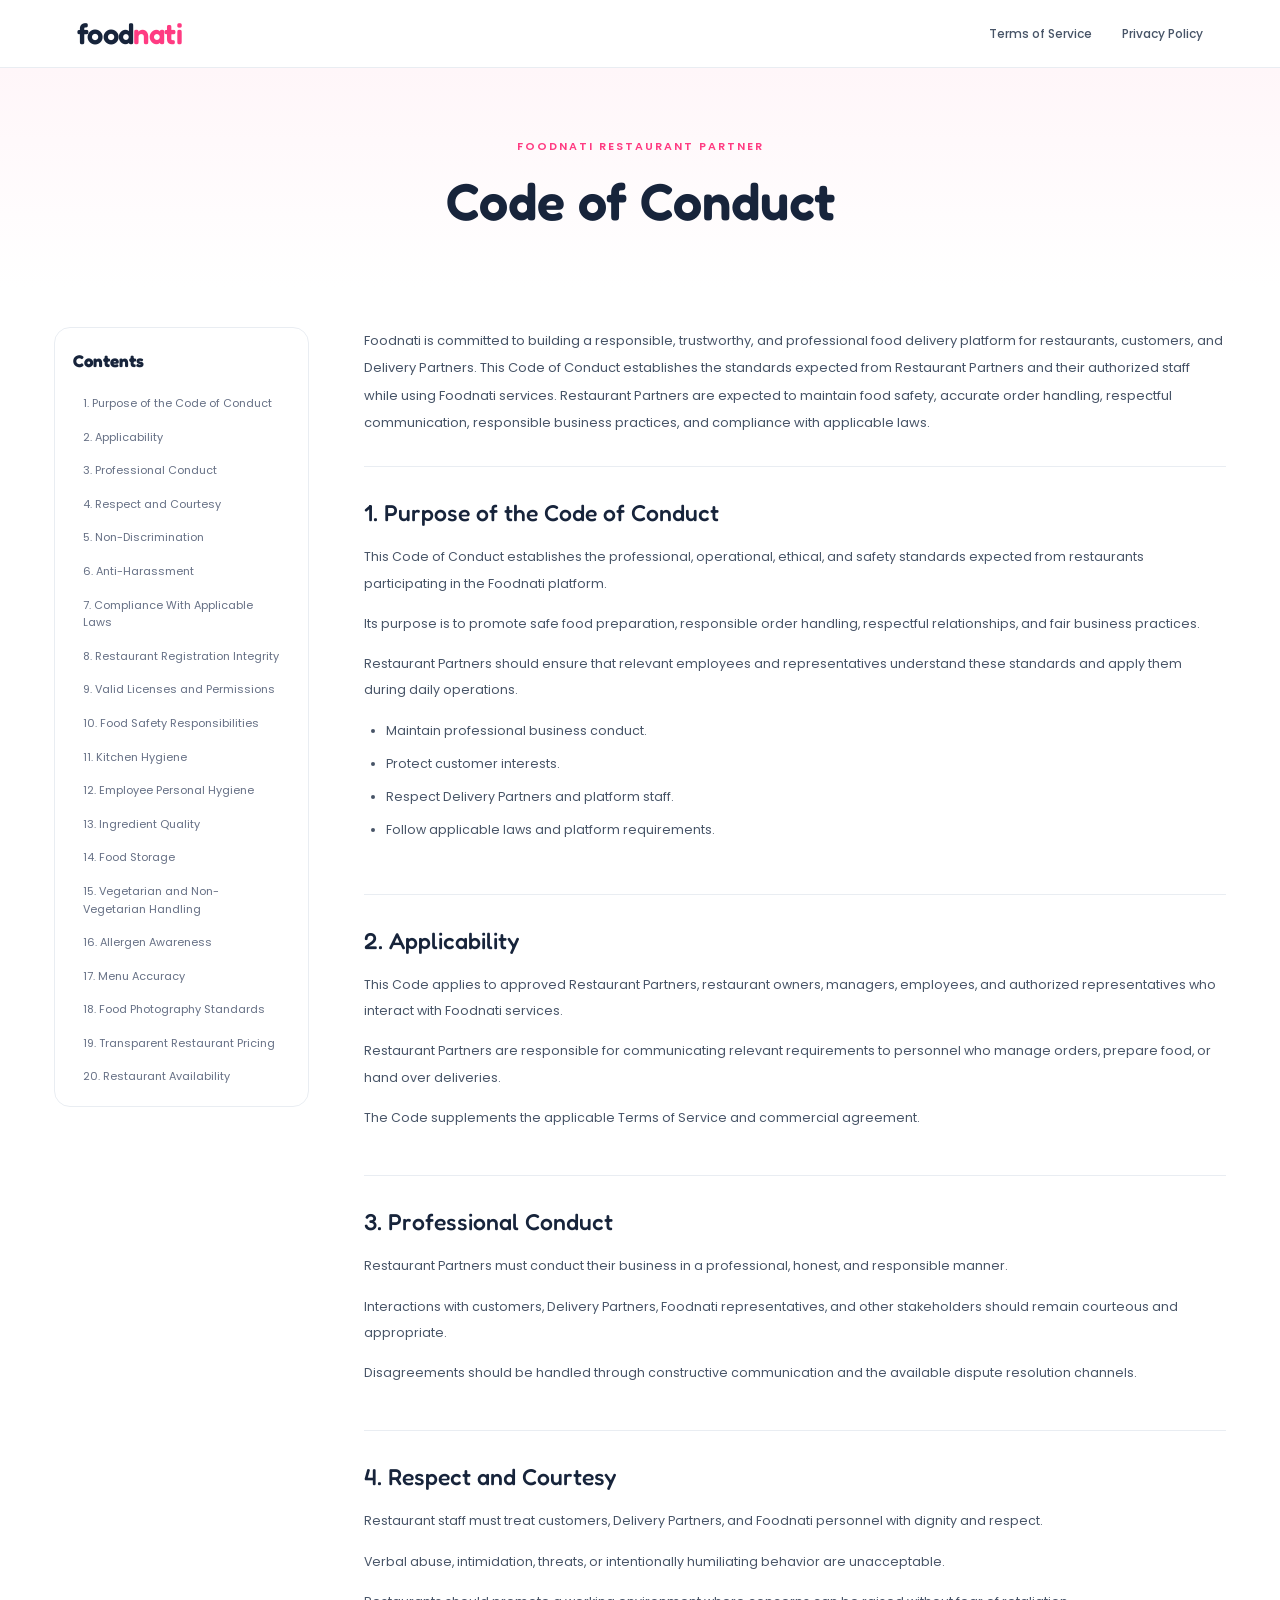
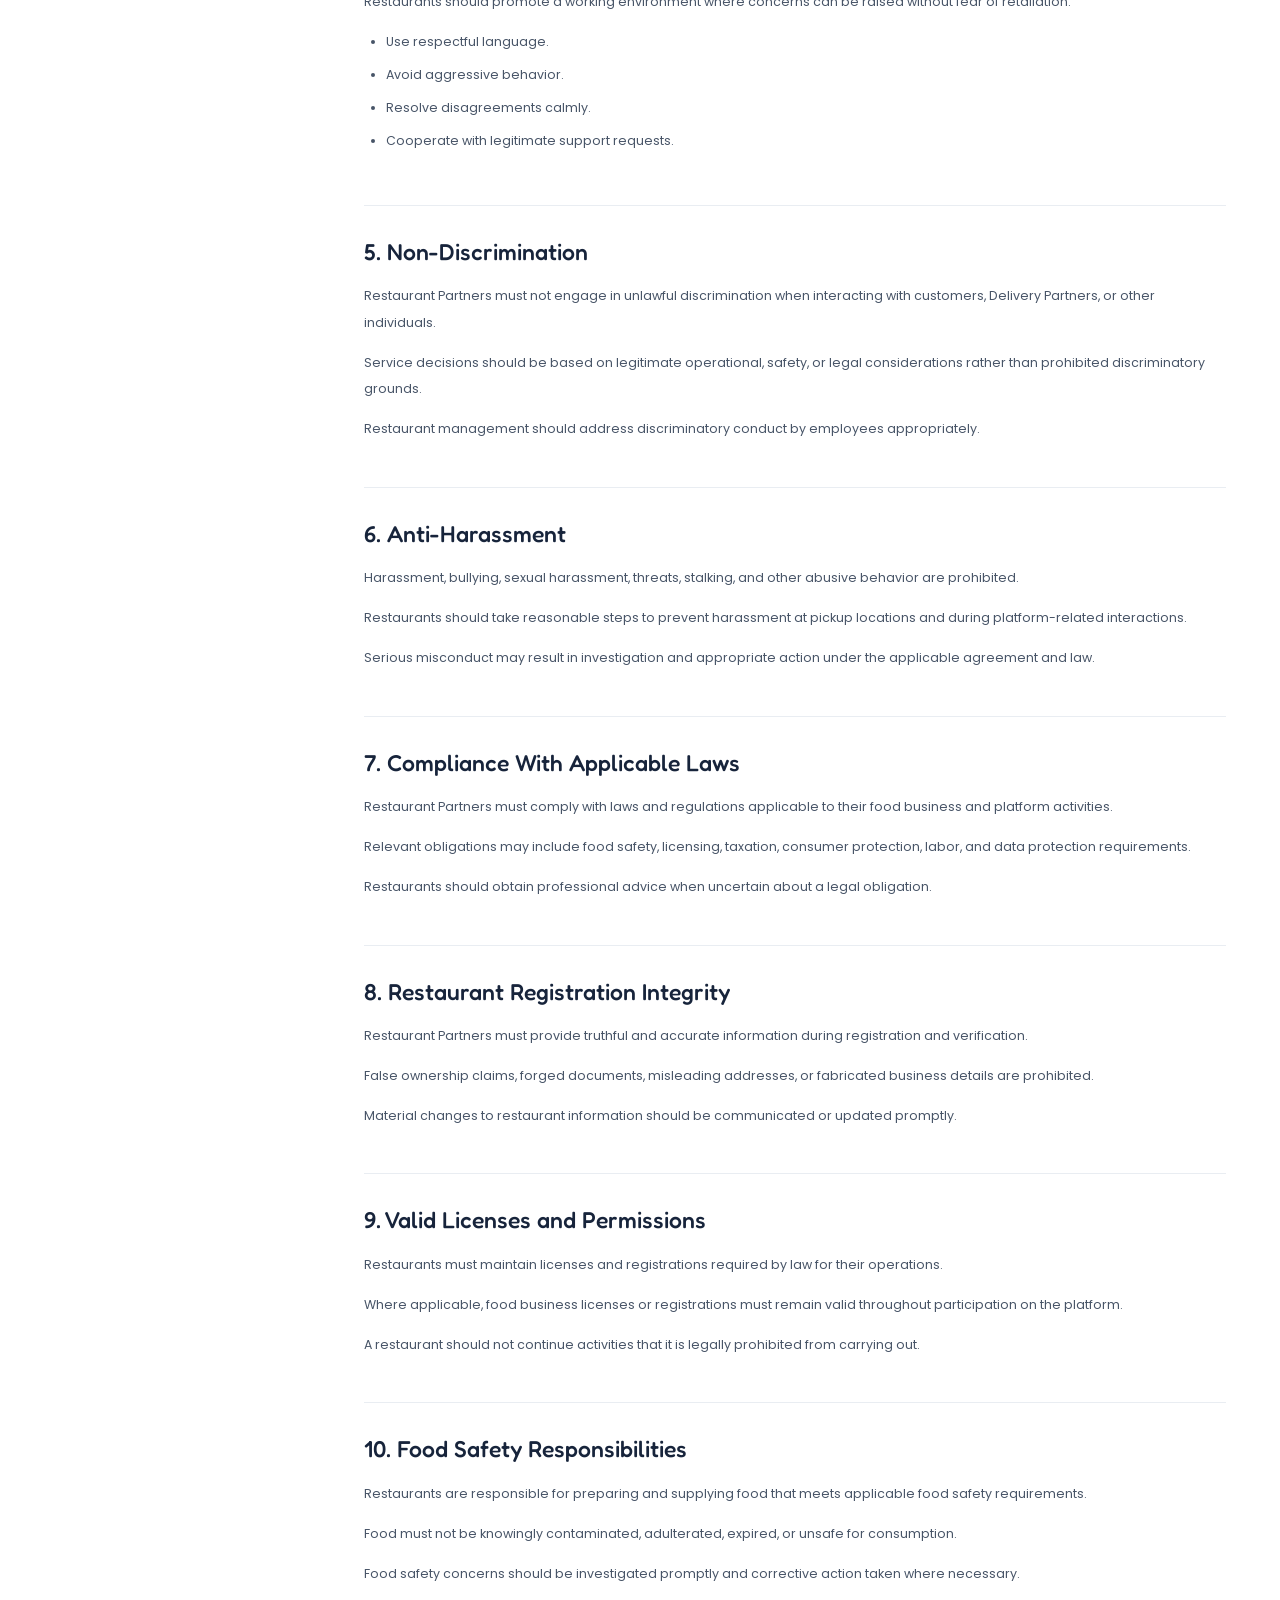
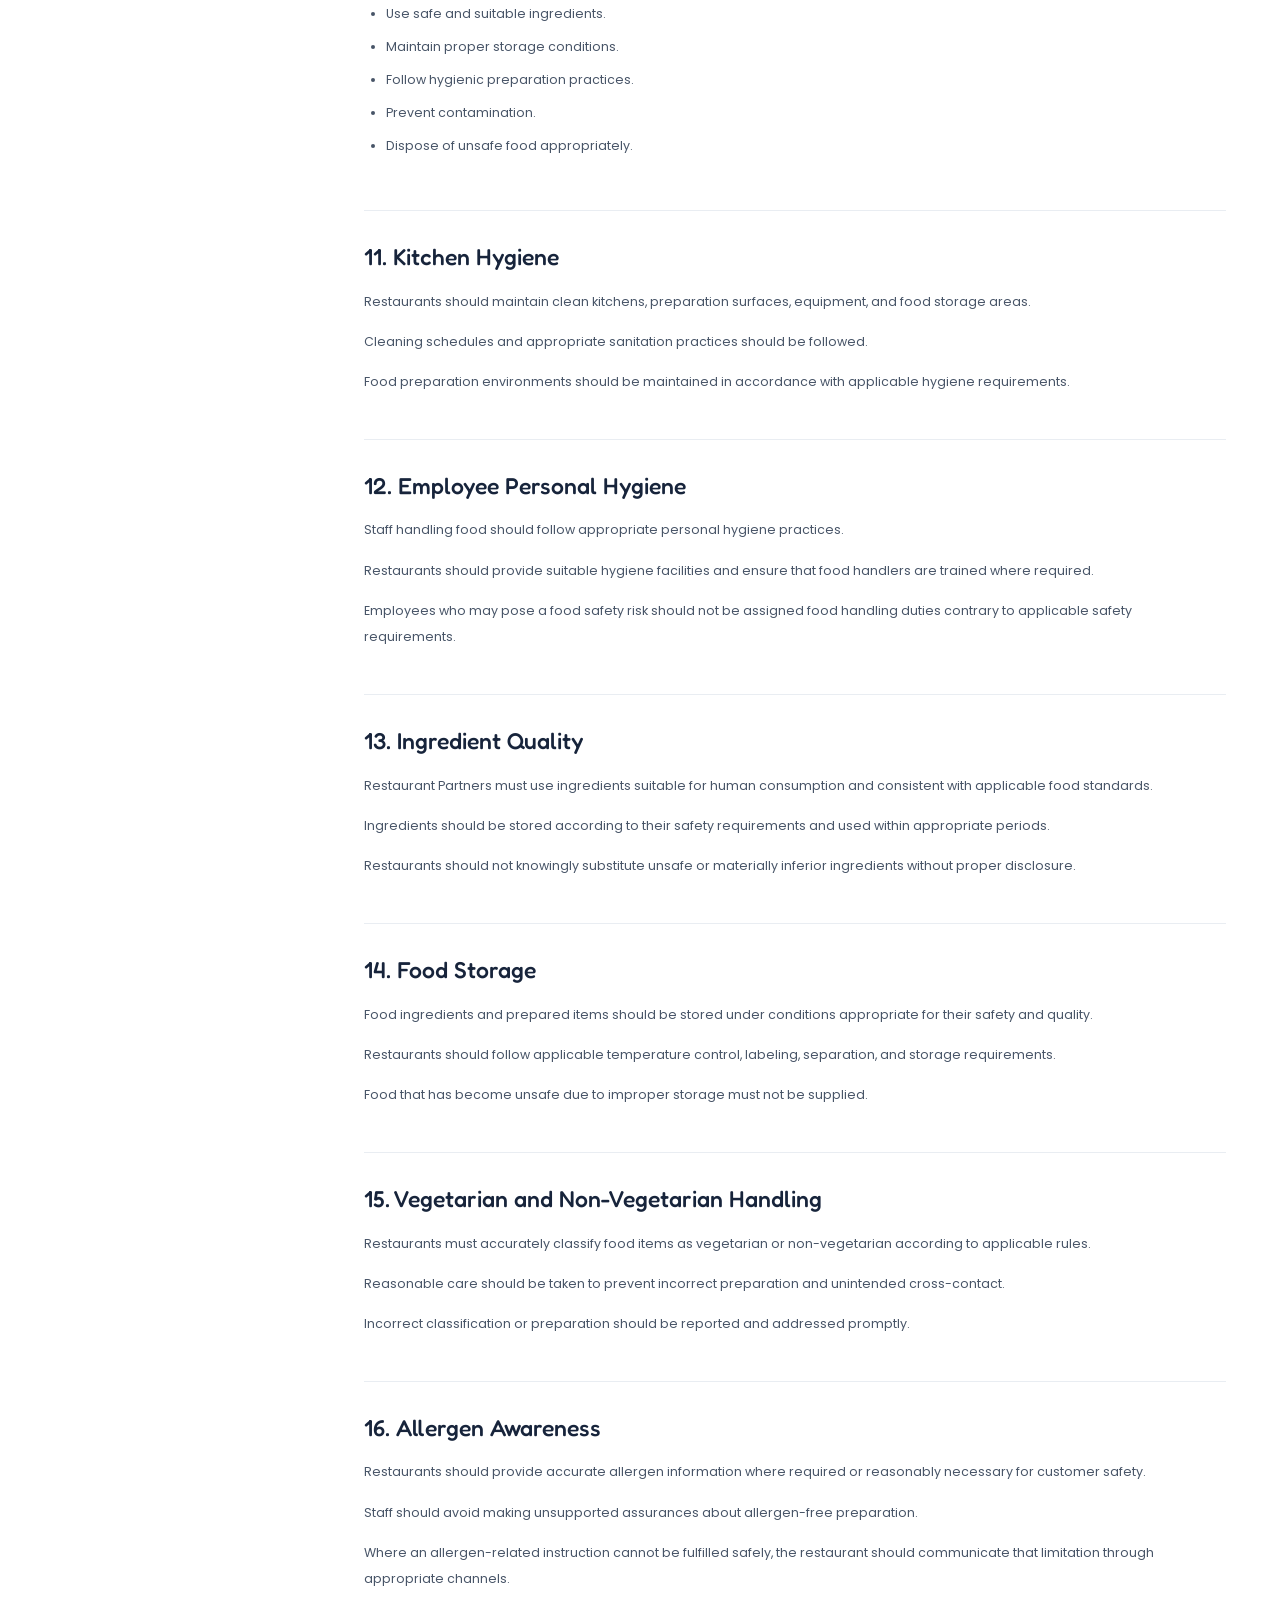
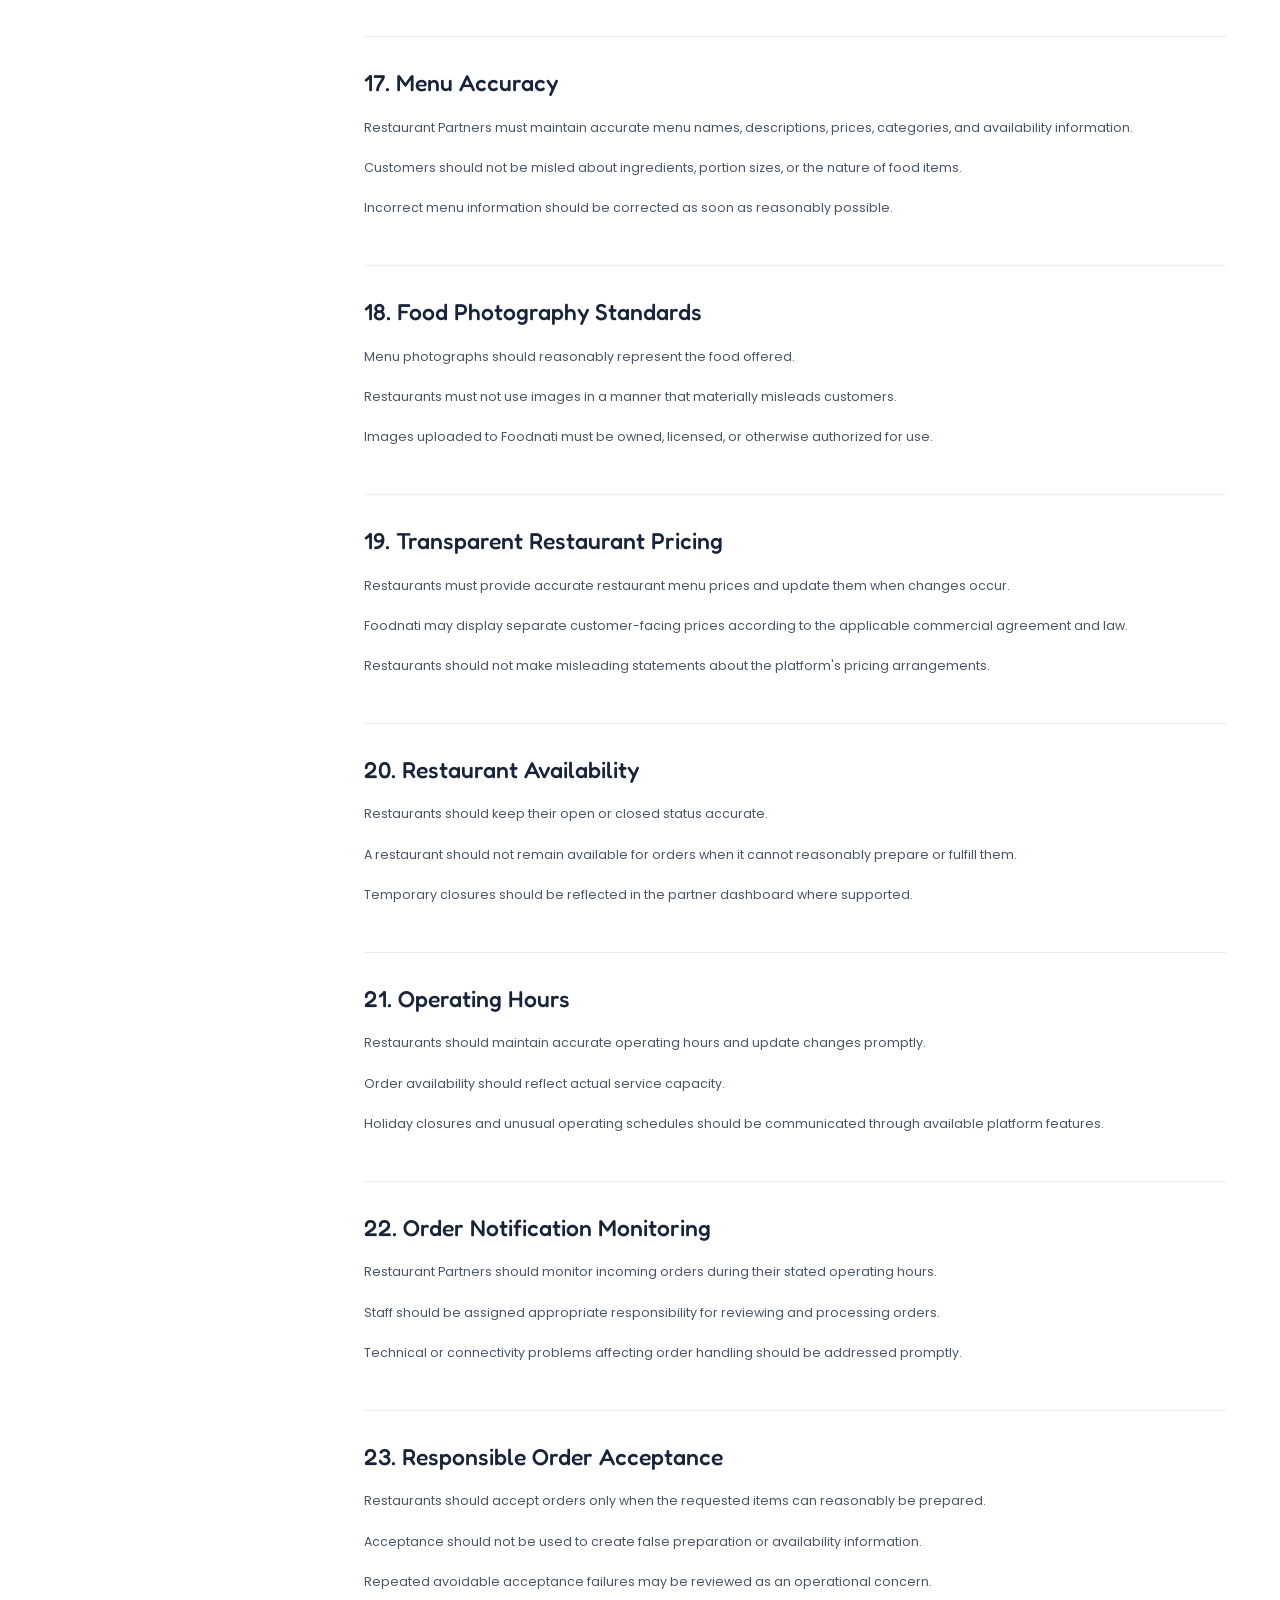
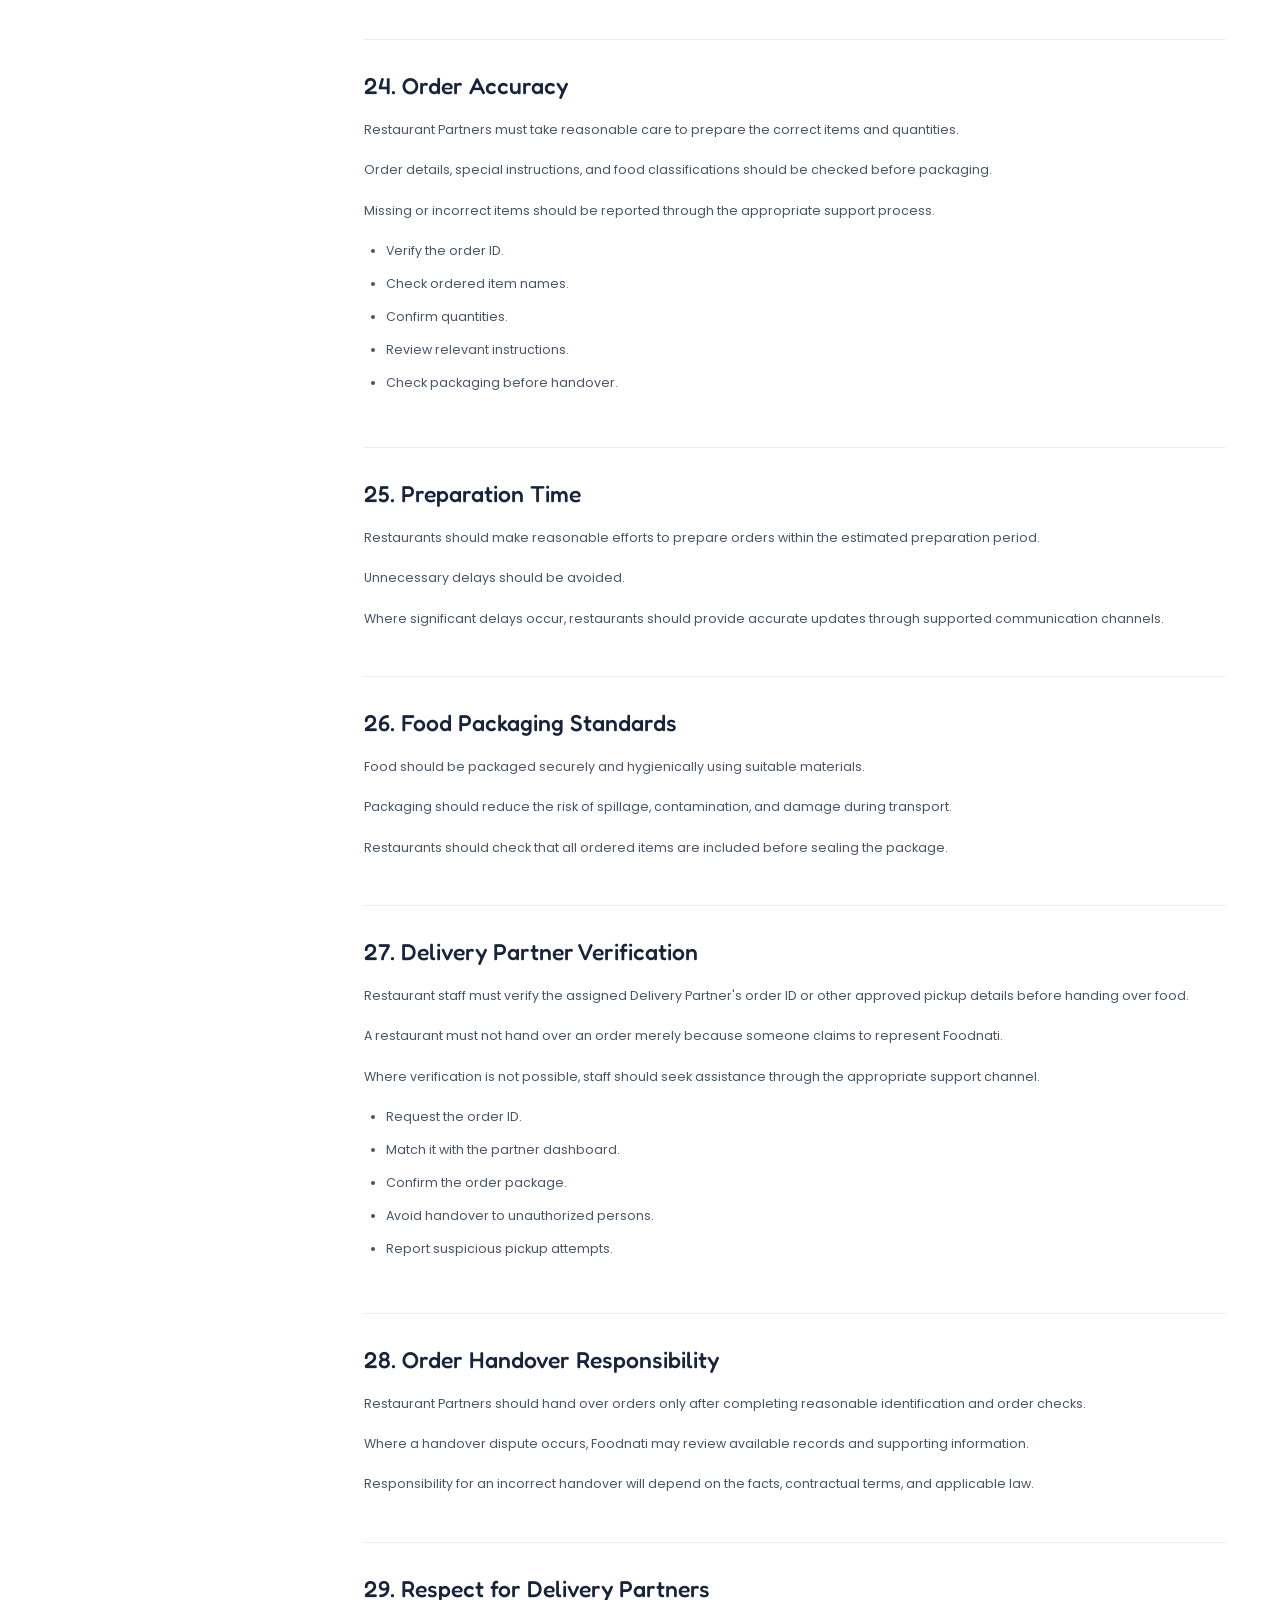
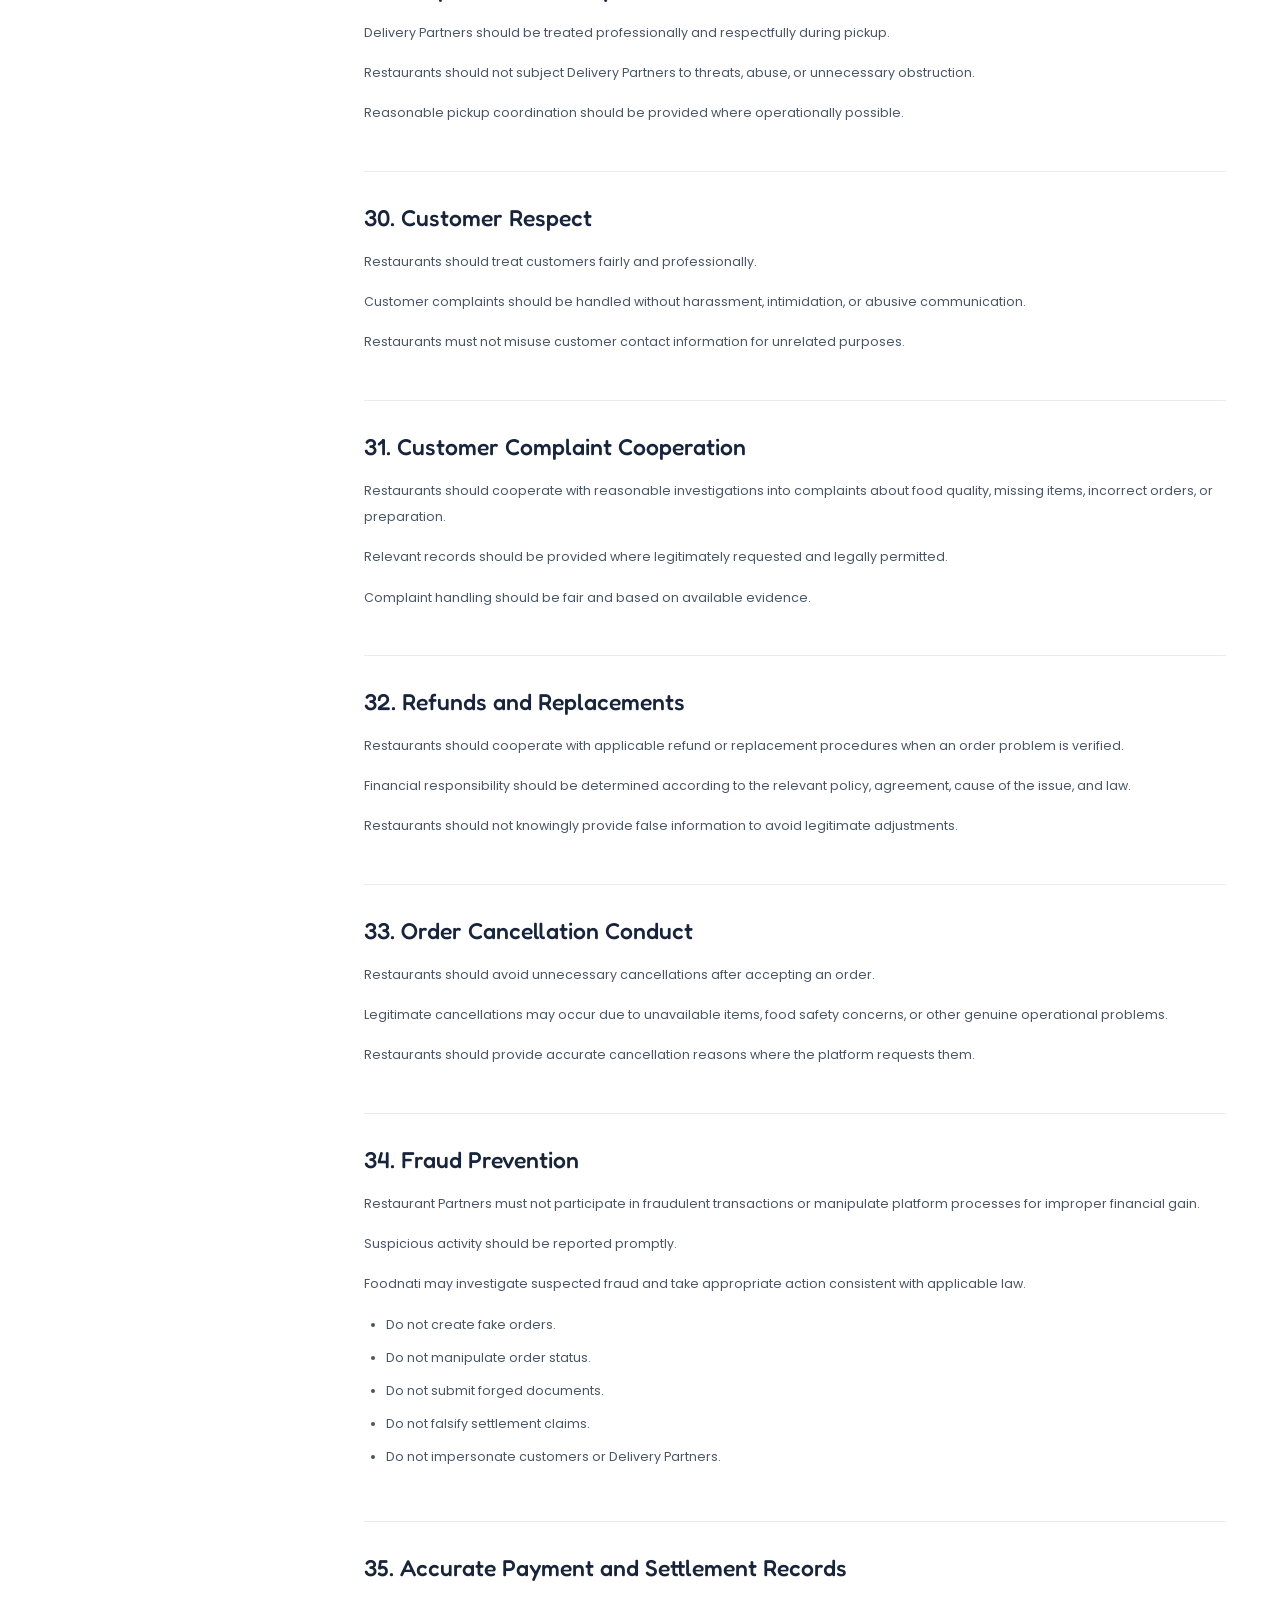
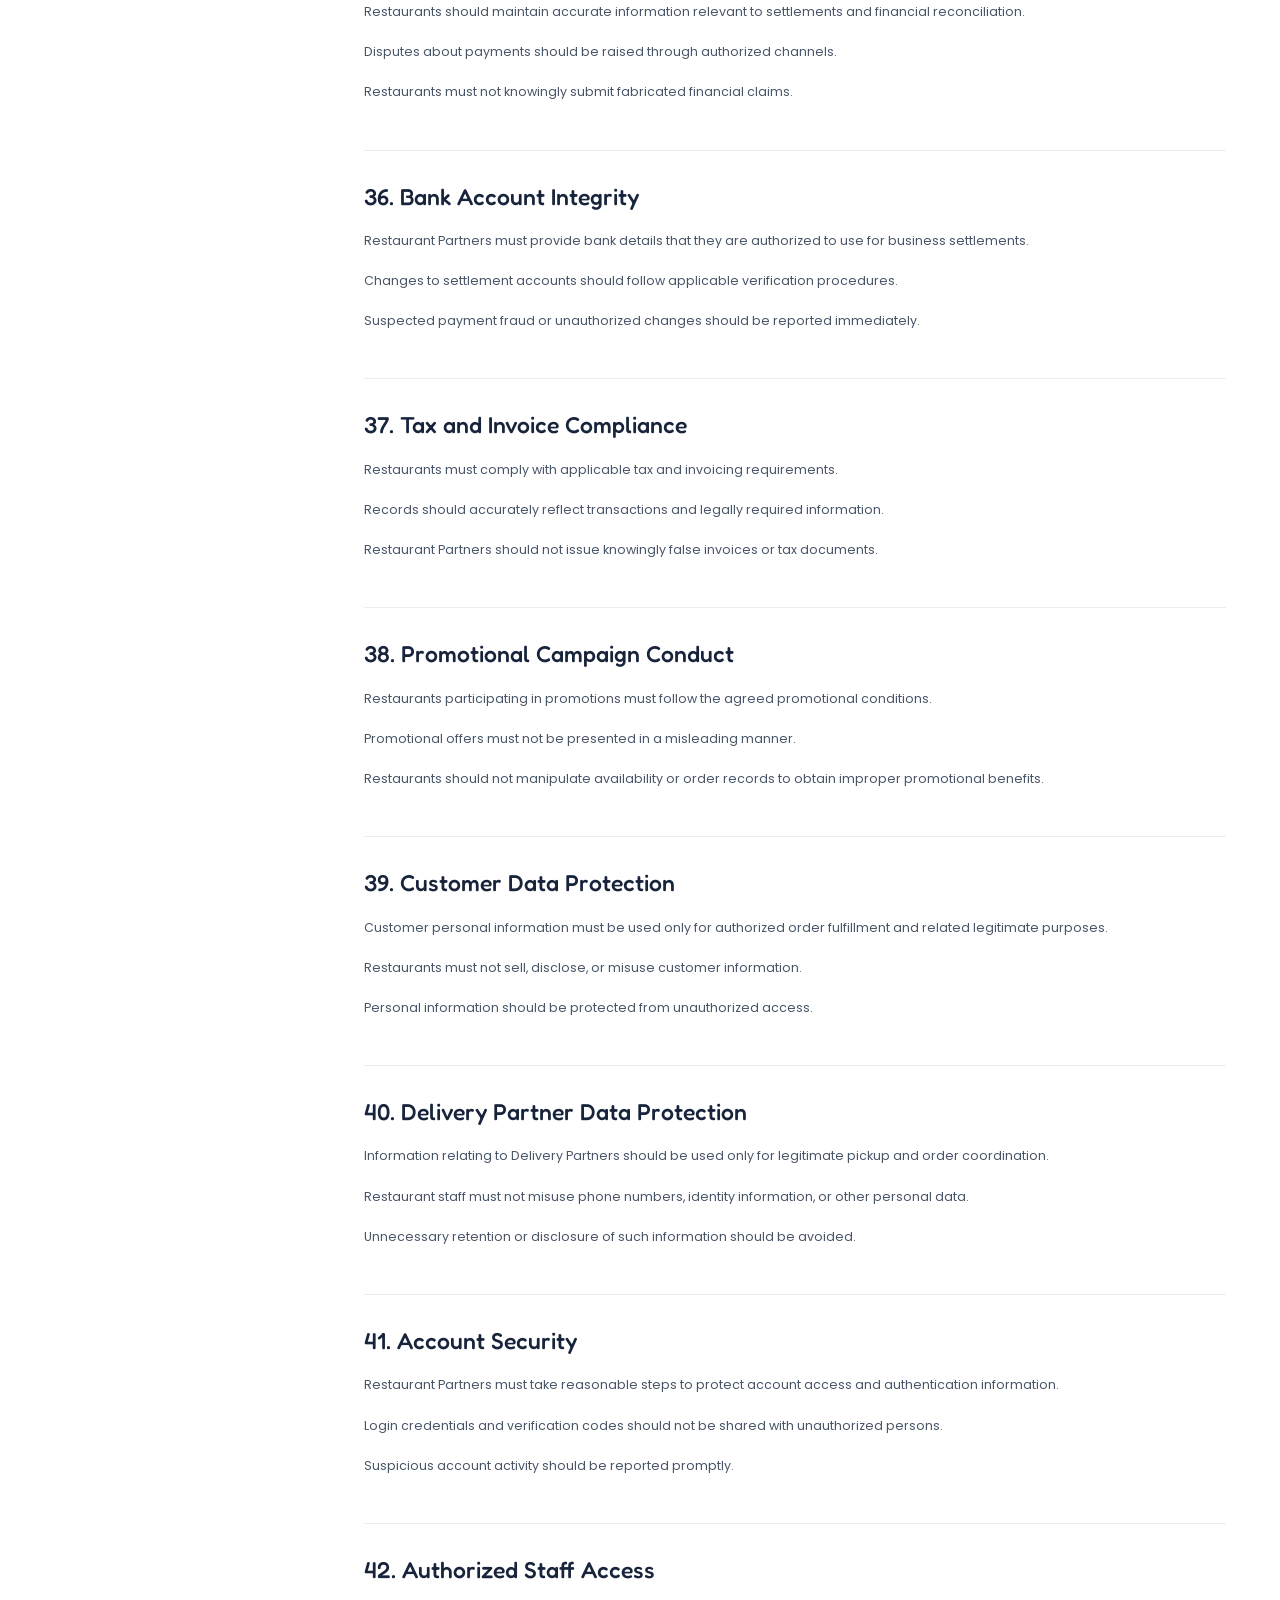
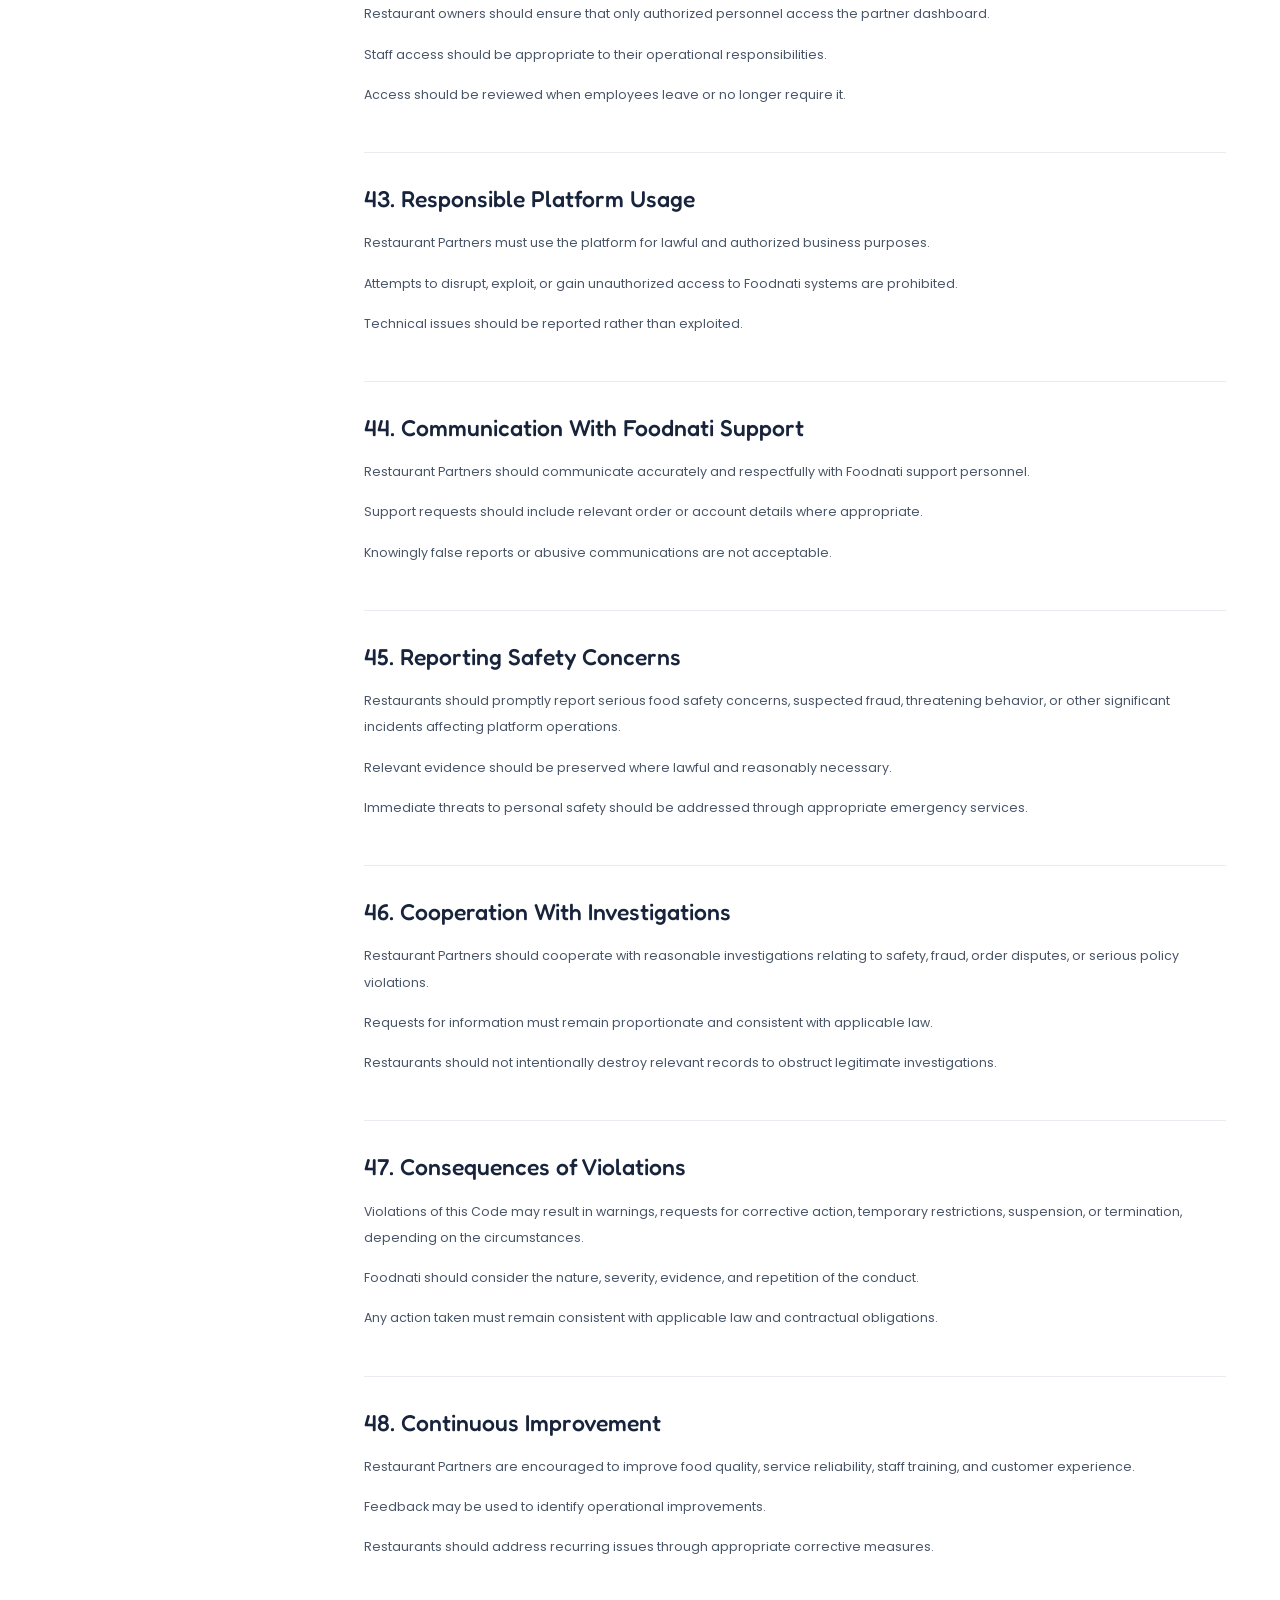
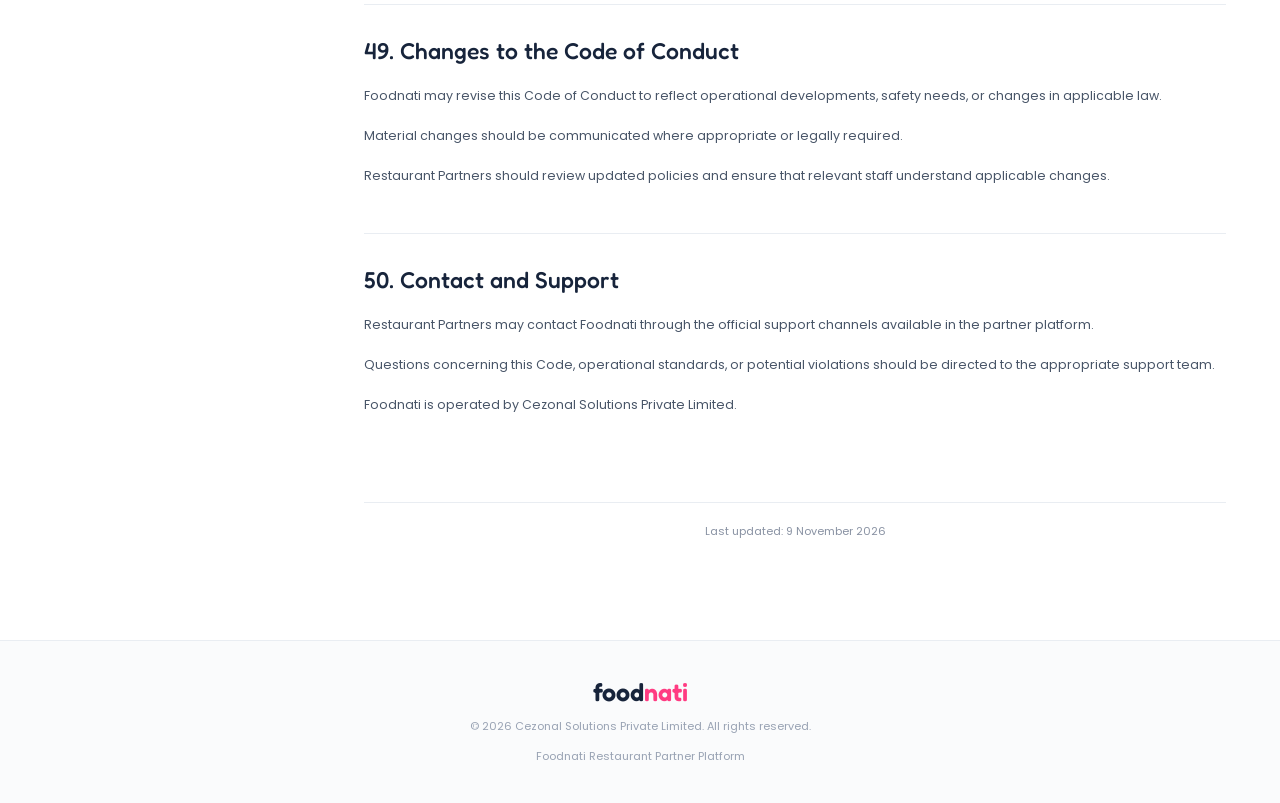
<file: respartner/conduct.html>
<!DOCTYPE html>
<html lang="en">
<head>
<meta charset="UTF-8">
<meta name="viewport" content="width=device-width, initial-scale=1.0">
<meta name="theme-color" content="#ffffff">
<meta name="description" content="Foodnati Restaurant Partner Code of Conduct">
<title>Code of Conduct | Foodnati</title>

<link rel="preconnect" href="https://fonts.googleapis.com">
<link rel="preconnect" href="https://fonts.gstatic.com" crossorigin>
<link href="https://fonts.googleapis.com/css2?family=Fredoka:wght@400;500;600;700&family=Poppins:wght@400;500;600;700&display=swap" rel="stylesheet">

<style>
:root {
  --primary: #ff3b82;
  --primary-soft: #fff0f5;
  --heading: #17243b;
  --body: #475467;
  --muted: #8992a3;
  --border: #e9edf2;
  --white: #ffffff;
}

* {
  margin: 0;
  padding: 0;
  box-sizing: border-box;
}

html {
  scroll-behavior: smooth;
  scroll-padding-top: 100px;
}

body {
  background: var(--white);
  font-family: "Poppins", sans-serif;
  color: var(--body);
  -webkit-font-smoothing: antialiased;
}

a {
  text-decoration: none;
  color: inherit;
}

button {
  font-family: inherit;
}

/* NAVBAR */
.fn-navbar {
  height: 68px;
  width: 100%;
  position: sticky;
  top: 0;
  z-index: 100;
  background: #fff;
  border-bottom: 1px solid var(--border);
  display: flex;
  align-items: center;
  justify-content: space-between;
  padding: 0 6%;
  gap: 20px;
}

.fn-logo {
  font-family: "Fredoka", sans-serif;
  font-size: 29px;
  font-weight: 600;
  letter-spacing: -0.6px;
  white-space: nowrap;
}

.fn-logo .food {
  color: var(--heading);
}

.fn-logo .nati {
  color: var(--primary);
}

.fn-nav-right {
  display: flex;
  align-items: center;
  gap: 30px;
}

.fn-nav-right a {
  font-size: 12px;
  font-weight: 500;
  color: var(--body);
  white-space: nowrap;
  transition: color .2s;
}

.fn-nav-right a:hover {
  color: var(--primary);
}

/* HERO */
.fn-hero {
  padding: 70px 24px 55px;
  text-align: center;
  background: linear-gradient(
    180deg,
    #fff6f9 0%,
    #ffffff 100%
  );
}

.fn-eyebrow {
  color: var(--primary);
  font-size: 11px;
  font-weight: 600;
  letter-spacing: 2px;
  text-transform: uppercase;
}

.fn-hero h1 {
  font-family: "Fredoka", sans-serif;
  font-size: clamp(34px, 5vw, 52px);
  font-weight: 600;
  color: var(--heading);
  margin: 14px 0 0;
}

/* MAIN LAYOUT */
.fn-layout {
  max-width: 1220px;
  margin: 0 auto;
  padding: 40px 24px 100px;
  display: grid;
  grid-template-columns: 255px minmax(0, 1fr);
  gap: 55px;
  align-items: start;
}

/* TABLE OF CONTENTS */
.fn-toc {
  position: sticky;
  top: 95px;
  max-height: calc(100vh - 120px);
  overflow-y: auto;
  border: 1px solid var(--border);
  border-radius: 16px;
  padding: 22px 18px;
  scrollbar-width: thin;
}

.fn-toc h3 {
  font-family: "Fredoka", sans-serif;
  font-size: 17px;
  color: var(--heading);
  margin-bottom: 16px;
}

.fn-toc a {
  display: block;
  font-size: 11px;
  line-height: 1.6;
  padding: 8px 10px;
  border-radius: 7px;
  color: #667085;
  transition: .2s;
}

.fn-toc a:hover,
.fn-toc a.active {
  background: var(--primary-soft);
  color: var(--primary);
}

/* CONTENT */
.fn-content {
  min-width: 0;
}

.fn-intro {
  font-size: 13px;
  line-height: 2.1;
  margin-bottom: 30px;
}

.fn-section {
  padding: 30px 0;
  border-top: 1px solid var(--border);
  scroll-margin-top: 100px;
}

.fn-section h2 {
  font-family: "Fredoka", sans-serif;
  font-weight: 500;
  color: var(--heading);
  font-size: 23px;
  margin-bottom: 15px;
  line-height: 1.4;
}

.fn-section p {
  font-size: 12.5px;
  line-height: 2.1;
  margin-bottom: 14px;
}

.fn-section ul {
  padding-left: 22px;
  margin: 14px 0;
}

.fn-section li {
  font-size: 12.5px;
  line-height: 2;
  padding-bottom: 8px;
}

.fn-section strong {
  color: var(--heading);
  font-weight: 600;
}

/* LAST UPDATED */
.fn-updated {
  display: block;
  margin-top: 40px;
  padding: 20px 0 0;
  border-top: 1px solid var(--border);
  color: var(--muted);
  font-size: 11px;
  text-align: center;
}

/* FOOTER */
.fn-footer {
  background: #fafbfc;
  border-top: 1px solid var(--border);
  padding: 36px 24px;
  text-align: center;
}

.fn-footer-logo {
  font-family: "Fredoka", sans-serif;
  font-size: 25px;
  font-weight: 600;
  color: var(--heading);
}

.fn-footer-logo span {
  color: var(--primary);
}

.fn-footer p {
  font-size: 11px;
  color: #98a2b3;
  margin-top: 10px;
  line-height: 1.8;
}

/* BACK TO TOP */
.fn-top-btn {
  position: fixed;
  bottom: 24px;
  right: 24px;
  width: 43px;
  height: 43px;
  border: 0;
  border-radius: 50%;
  background: var(--primary);
  color: #fff;
  font-size: 20px;
  cursor: pointer;
  box-shadow: 0 5px 18px #ff3b8233;
  opacity: 0;
  visibility: hidden;
  transition: .25s;
  z-index: 20;
}

.fn-top-btn.show {
  opacity: 1;
  visibility: visible;
}

/* TABLET */
@media(max-width: 900px) {
  .fn-layout {
    display: block;
    max-width: 850px;
  }

  .fn-toc {
    position: relative;
    top: auto;
    max-height: 260px;
    margin-bottom: 36px;
  }
}

/* MOBILE */
@media(max-width: 600px) {
  .fn-navbar {
    height: 60px;
    padding: 0 15px;
    gap: 12px;
  }

  .fn-logo {
    font-size: 23px;
  }

  .fn-nav-right {
    gap: 12px;
  }

  .fn-nav-right a {
    font-size: 10px;
  }

  .fn-hero {
    padding: 48px 18px 38px;
  }

  .fn-hero h1 {
    font-size: 35px;
  }

  .fn-layout {
    padding: 25px 18px 75px;
  }

  .fn-section {
    padding: 24px 0;
  }

  .fn-section h2 {
    font-size: 20px;
  }

  .fn-section p,
  .fn-section li {
    font-size: 12px;
  }

  .fn-top-btn {
    right: 17px;
    bottom: 18px;
  }
}

@media(max-width: 360px) {
  .fn-logo {
    font-size: 20px;
  }

  .fn-nav-right a {
    font-size: 9px;
  }
}
</style>
</head>

<body>

<!-- NAVBAR -->
<header class="fn-navbar">
  <a href="https://foodnati.com" class="fn-logo">
    <span class="food">food</span><span class="nati">nati</span>
  </a>

  <nav class="fn-nav-right" aria-label="Legal navigation">
    <a href="terms.html">Terms of Service</a>
    <a href="privacy.html">Privacy Policy</a>
  </nav>
</header>

<!-- HERO -->
<section class="fn-hero">
  <div class="fn-eyebrow">
    FOODNATI RESTAURANT PARTNER
  </div>

  <h1>Code of Conduct</h1>
</section>

<!-- MAIN LAYOUT -->
<div class="fn-layout">

  <aside class="fn-toc">
    <h3>Contents</h3>
    <nav id="fnTocLinks" aria-label="Code of conduct sections"></nav>
  </aside>

  <main class="fn-content">

    <p class="fn-intro">
      Foodnati is committed to building a responsible,
      trustworthy, and professional food delivery platform
      for restaurants, customers, and Delivery Partners.

      This Code of Conduct establishes the standards
      expected from Restaurant Partners and their
      authorized staff while using Foodnati services.

      Restaurant Partners are expected to maintain
      food safety, accurate order handling, respectful
      communication, responsible business practices,
      and compliance with applicable laws.
    </p>

    <div id="fnConductSections"></div>

    <div class="fn-updated">
      Last updated: 9 November 2026
    </div>

  </main>
</div>

<!-- FOOTER -->
<footer class="fn-footer">
  <div class="fn-footer-logo">
    food<span>nati</span>
  </div>

  <p>
    © <span id="fnYear"></span>
    Cezonal Solutions Private Limited.
    All rights reserved.
  </p>

  <p>Foodnati Restaurant Partner Platform</p>
</footer>

<button
  class="fn-top-btn"
  id="fnTopBtn"
  aria-label="Back to top"
>↑</button>

<script>
const conductSections = [
  {
    title: "Purpose of the Code of Conduct",
    paragraphs: [
      "This Code of Conduct establishes the professional, operational, ethical, and safety standards expected from restaurants participating in the Foodnati platform.",
      "Its purpose is to promote safe food preparation, responsible order handling, respectful relationships, and fair business practices.",
      "Restaurant Partners should ensure that relevant employees and representatives understand these standards and apply them during daily operations."
    ],
    points: [
      "Maintain professional business conduct.",
      "Protect customer interests.",
      "Respect Delivery Partners and platform staff.",
      "Follow applicable laws and platform requirements."
    ]
  },
  {
    title: "Applicability",
    paragraphs: [
      "This Code applies to approved Restaurant Partners, restaurant owners, managers, employees, and authorized representatives who interact with Foodnati services.",
      "Restaurant Partners are responsible for communicating relevant requirements to personnel who manage orders, prepare food, or hand over deliveries.",
      "The Code supplements the applicable Terms of Service and commercial agreement."
    ]
  },
  {
    title: "Professional Conduct",
    paragraphs: [
      "Restaurant Partners must conduct their business in a professional, honest, and responsible manner.",
      "Interactions with customers, Delivery Partners, Foodnati representatives, and other stakeholders should remain courteous and appropriate.",
      "Disagreements should be handled through constructive communication and the available dispute resolution channels."
    ]
  },
  {
    title: "Respect and Courtesy",
    paragraphs: [
      "Restaurant staff must treat customers, Delivery Partners, and Foodnati personnel with dignity and respect.",
      "Verbal abuse, intimidation, threats, or intentionally humiliating behavior are unacceptable.",
      "Restaurants should promote a working environment where concerns can be raised without fear of retaliation."
    ],
    points: [
      "Use respectful language.",
      "Avoid aggressive behavior.",
      "Resolve disagreements calmly.",
      "Cooperate with legitimate support requests."
    ]
  },
  {
    title: "Non-Discrimination",
    paragraphs: [
      "Restaurant Partners must not engage in unlawful discrimination when interacting with customers, Delivery Partners, or other individuals.",
      "Service decisions should be based on legitimate operational, safety, or legal considerations rather than prohibited discriminatory grounds.",
      "Restaurant management should address discriminatory conduct by employees appropriately."
    ]
  },
  {
    title: "Anti-Harassment",
    paragraphs: [
      "Harassment, bullying, sexual harassment, threats, stalking, and other abusive behavior are prohibited.",
      "Restaurants should take reasonable steps to prevent harassment at pickup locations and during platform-related interactions.",
      "Serious misconduct may result in investigation and appropriate action under the applicable agreement and law."
    ]
  },
  {
    title: "Compliance With Applicable Laws",
    paragraphs: [
      "Restaurant Partners must comply with laws and regulations applicable to their food business and platform activities.",
      "Relevant obligations may include food safety, licensing, taxation, consumer protection, labor, and data protection requirements.",
      "Restaurants should obtain professional advice when uncertain about a legal obligation."
    ]
  },
  {
    title: "Restaurant Registration Integrity",
    paragraphs: [
      "Restaurant Partners must provide truthful and accurate information during registration and verification.",
      "False ownership claims, forged documents, misleading addresses, or fabricated business details are prohibited.",
      "Material changes to restaurant information should be communicated or updated promptly."
    ]
  },
  {
    title: "Valid Licenses and Permissions",
    paragraphs: [
      "Restaurants must maintain licenses and registrations required by law for their operations.",
      "Where applicable, food business licenses or registrations must remain valid throughout participation on the platform.",
      "A restaurant should not continue activities that it is legally prohibited from carrying out."
    ]
  },
  {
    title: "Food Safety Responsibilities",
    paragraphs: [
      "Restaurants are responsible for preparing and supplying food that meets applicable food safety requirements.",
      "Food must not be knowingly contaminated, adulterated, expired, or unsafe for consumption.",
      "Food safety concerns should be investigated promptly and corrective action taken where necessary."
    ],
    points: [
      "Use safe and suitable ingredients.",
      "Maintain proper storage conditions.",
      "Follow hygienic preparation practices.",
      "Prevent contamination.",
      "Dispose of unsafe food appropriately."
    ]
  },
  {
    title: "Kitchen Hygiene",
    paragraphs: [
      "Restaurants should maintain clean kitchens, preparation surfaces, equipment, and food storage areas.",
      "Cleaning schedules and appropriate sanitation practices should be followed.",
      "Food preparation environments should be maintained in accordance with applicable hygiene requirements."
    ]
  },
  {
    title: "Employee Personal Hygiene",
    paragraphs: [
      "Staff handling food should follow appropriate personal hygiene practices.",
      "Restaurants should provide suitable hygiene facilities and ensure that food handlers are trained where required.",
      "Employees who may pose a food safety risk should not be assigned food handling duties contrary to applicable safety requirements."
    ]
  },
  {
    title: "Ingredient Quality",
    paragraphs: [
      "Restaurant Partners must use ingredients suitable for human consumption and consistent with applicable food standards.",
      "Ingredients should be stored according to their safety requirements and used within appropriate periods.",
      "Restaurants should not knowingly substitute unsafe or materially inferior ingredients without proper disclosure."
    ]
  },
  {
    title: "Food Storage",
    paragraphs: [
      "Food ingredients and prepared items should be stored under conditions appropriate for their safety and quality.",
      "Restaurants should follow applicable temperature control, labeling, separation, and storage requirements.",
      "Food that has become unsafe due to improper storage must not be supplied."
    ]
  },
  {
    title: "Vegetarian and Non-Vegetarian Handling",
    paragraphs: [
      "Restaurants must accurately classify food items as vegetarian or non-vegetarian according to applicable rules.",
      "Reasonable care should be taken to prevent incorrect preparation and unintended cross-contact.",
      "Incorrect classification or preparation should be reported and addressed promptly."
    ]
  },
  {
    title: "Allergen Awareness",
    paragraphs: [
      "Restaurants should provide accurate allergen information where required or reasonably necessary for customer safety.",
      "Staff should avoid making unsupported assurances about allergen-free preparation.",
      "Where an allergen-related instruction cannot be fulfilled safely, the restaurant should communicate that limitation through appropriate channels."
    ]
  },
  {
    title: "Menu Accuracy",
    paragraphs: [
      "Restaurant Partners must maintain accurate menu names, descriptions, prices, categories, and availability information.",
      "Customers should not be misled about ingredients, portion sizes, or the nature of food items.",
      "Incorrect menu information should be corrected as soon as reasonably possible."
    ]
  },
  {
    title: "Food Photography Standards",
    paragraphs: [
      "Menu photographs should reasonably represent the food offered.",
      "Restaurants must not use images in a manner that materially misleads customers.",
      "Images uploaded to Foodnati must be owned, licensed, or otherwise authorized for use."
    ]
  },
  {
    title: "Transparent Restaurant Pricing",
    paragraphs: [
      "Restaurants must provide accurate restaurant menu prices and update them when changes occur.",
      "Foodnati may display separate customer-facing prices according to the applicable commercial agreement and law.",
      "Restaurants should not make misleading statements about the platform's pricing arrangements."
    ]
  },
  {
    title: "Restaurant Availability",
    paragraphs: [
      "Restaurants should keep their open or closed status accurate.",
      "A restaurant should not remain available for orders when it cannot reasonably prepare or fulfill them.",
      "Temporary closures should be reflected in the partner dashboard where supported."
    ]
  },
  {
    title: "Operating Hours",
    paragraphs: [
      "Restaurants should maintain accurate operating hours and update changes promptly.",
      "Order availability should reflect actual service capacity.",
      "Holiday closures and unusual operating schedules should be communicated through available platform features."
    ]
  },
  {
    title: "Order Notification Monitoring",
    paragraphs: [
      "Restaurant Partners should monitor incoming orders during their stated operating hours.",
      "Staff should be assigned appropriate responsibility for reviewing and processing orders.",
      "Technical or connectivity problems affecting order handling should be addressed promptly."
    ]
  },
  {
    title: "Responsible Order Acceptance",
    paragraphs: [
      "Restaurants should accept orders only when the requested items can reasonably be prepared.",
      "Acceptance should not be used to create false preparation or availability information.",
      "Repeated avoidable acceptance failures may be reviewed as an operational concern."
    ]
  },
  {
    title: "Order Accuracy",
    paragraphs: [
      "Restaurant Partners must take reasonable care to prepare the correct items and quantities.",
      "Order details, special instructions, and food classifications should be checked before packaging.",
      "Missing or incorrect items should be reported through the appropriate support process."
    ],
    points: [
      "Verify the order ID.",
      "Check ordered item names.",
      "Confirm quantities.",
      "Review relevant instructions.",
      "Check packaging before handover."
    ]
  },
  {
    title: "Preparation Time",
    paragraphs: [
      "Restaurants should make reasonable efforts to prepare orders within the estimated preparation period.",
      "Unnecessary delays should be avoided.",
      "Where significant delays occur, restaurants should provide accurate updates through supported communication channels."
    ]
  },
  {
    title: "Food Packaging Standards",
    paragraphs: [
      "Food should be packaged securely and hygienically using suitable materials.",
      "Packaging should reduce the risk of spillage, contamination, and damage during transport.",
      "Restaurants should check that all ordered items are included before sealing the package."
    ]
  },
  {
    title: "Delivery Partner Verification",
    paragraphs: [
      "Restaurant staff must verify the assigned Delivery Partner's order ID or other approved pickup details before handing over food.",
      "A restaurant must not hand over an order merely because someone claims to represent Foodnati.",
      "Where verification is not possible, staff should seek assistance through the appropriate support channel."
    ],
    points: [
      "Request the order ID.",
      "Match it with the partner dashboard.",
      "Confirm the order package.",
      "Avoid handover to unauthorized persons.",
      "Report suspicious pickup attempts."
    ]
  },
  {
    title: "Order Handover Responsibility",
    paragraphs: [
      "Restaurant Partners should hand over orders only after completing reasonable identification and order checks.",
      "Where a handover dispute occurs, Foodnati may review available records and supporting information.",
      "Responsibility for an incorrect handover will depend on the facts, contractual terms, and applicable law."
    ]
  },
  {
    title: "Respect for Delivery Partners",
    paragraphs: [
      "Delivery Partners should be treated professionally and respectfully during pickup.",
      "Restaurants should not subject Delivery Partners to threats, abuse, or unnecessary obstruction.",
      "Reasonable pickup coordination should be provided where operationally possible."
    ]
  },
  {
    title: "Customer Respect",
    paragraphs: [
      "Restaurants should treat customers fairly and professionally.",
      "Customer complaints should be handled without harassment, intimidation, or abusive communication.",
      "Restaurants must not misuse customer contact information for unrelated purposes."
    ]
  },
  {
    title: "Customer Complaint Cooperation",
    paragraphs: [
      "Restaurants should cooperate with reasonable investigations into complaints about food quality, missing items, incorrect orders, or preparation.",
      "Relevant records should be provided where legitimately requested and legally permitted.",
      "Complaint handling should be fair and based on available evidence."
    ]
  },
  {
    title: "Refunds and Replacements",
    paragraphs: [
      "Restaurants should cooperate with applicable refund or replacement procedures when an order problem is verified.",
      "Financial responsibility should be determined according to the relevant policy, agreement, cause of the issue, and law.",
      "Restaurants should not knowingly provide false information to avoid legitimate adjustments."
    ]
  },
  {
    title: "Order Cancellation Conduct",
    paragraphs: [
      "Restaurants should avoid unnecessary cancellations after accepting an order.",
      "Legitimate cancellations may occur due to unavailable items, food safety concerns, or other genuine operational problems.",
      "Restaurants should provide accurate cancellation reasons where the platform requests them."
    ]
  },
  {
    title: "Fraud Prevention",
    paragraphs: [
      "Restaurant Partners must not participate in fraudulent transactions or manipulate platform processes for improper financial gain.",
      "Suspicious activity should be reported promptly.",
      "Foodnati may investigate suspected fraud and take appropriate action consistent with applicable law."
    ],
    points: [
      "Do not create fake orders.",
      "Do not manipulate order status.",
      "Do not submit forged documents.",
      "Do not falsify settlement claims.",
      "Do not impersonate customers or Delivery Partners."
    ]
  },
  {
    title: "Accurate Payment and Settlement Records",
    paragraphs: [
      "Restaurants should maintain accurate information relevant to settlements and financial reconciliation.",
      "Disputes about payments should be raised through authorized channels.",
      "Restaurants must not knowingly submit fabricated financial claims."
    ]
  },
  {
    title: "Bank Account Integrity",
    paragraphs: [
      "Restaurant Partners must provide bank details that they are authorized to use for business settlements.",
      "Changes to settlement accounts should follow applicable verification procedures.",
      "Suspected payment fraud or unauthorized changes should be reported immediately."
    ]
  },
  {
    title: "Tax and Invoice Compliance",
    paragraphs: [
      "Restaurants must comply with applicable tax and invoicing requirements.",
      "Records should accurately reflect transactions and legally required information.",
      "Restaurant Partners should not issue knowingly false invoices or tax documents."
    ]
  },
  {
    title: "Promotional Campaign Conduct",
    paragraphs: [
      "Restaurants participating in promotions must follow the agreed promotional conditions.",
      "Promotional offers must not be presented in a misleading manner.",
      "Restaurants should not manipulate availability or order records to obtain improper promotional benefits."
    ]
  },
  {
    title: "Customer Data Protection",
    paragraphs: [
      "Customer personal information must be used only for authorized order fulfillment and related legitimate purposes.",
      "Restaurants must not sell, disclose, or misuse customer information.",
      "Personal information should be protected from unauthorized access."
    ]
  },
  {
    title: "Delivery Partner Data Protection",
    paragraphs: [
      "Information relating to Delivery Partners should be used only for legitimate pickup and order coordination.",
      "Restaurant staff must not misuse phone numbers, identity information, or other personal data.",
      "Unnecessary retention or disclosure of such information should be avoided."
    ]
  },
  {
    title: "Account Security",
    paragraphs: [
      "Restaurant Partners must take reasonable steps to protect account access and authentication information.",
      "Login credentials and verification codes should not be shared with unauthorized persons.",
      "Suspicious account activity should be reported promptly."
    ]
  },
  {
    title: "Authorized Staff Access",
    paragraphs: [
      "Restaurant owners should ensure that only authorized personnel access the partner dashboard.",
      "Staff access should be appropriate to their operational responsibilities.",
      "Access should be reviewed when employees leave or no longer require it."
    ]
  },
  {
    title: "Responsible Platform Usage",
    paragraphs: [
      "Restaurant Partners must use the platform for lawful and authorized business purposes.",
      "Attempts to disrupt, exploit, or gain unauthorized access to Foodnati systems are prohibited.",
      "Technical issues should be reported rather than exploited."
    ]
  },
  {
    title: "Communication With Foodnati Support",
    paragraphs: [
      "Restaurant Partners should communicate accurately and respectfully with Foodnati support personnel.",
      "Support requests should include relevant order or account details where appropriate.",
      "Knowingly false reports or abusive communications are not acceptable."
    ]
  },
  {
    title: "Reporting Safety Concerns",
    paragraphs: [
      "Restaurants should promptly report serious food safety concerns, suspected fraud, threatening behavior, or other significant incidents affecting platform operations.",
      "Relevant evidence should be preserved where lawful and reasonably necessary.",
      "Immediate threats to personal safety should be addressed through appropriate emergency services."
    ]
  },
  {
    title: "Cooperation With Investigations",
    paragraphs: [
      "Restaurant Partners should cooperate with reasonable investigations relating to safety, fraud, order disputes, or serious policy violations.",
      "Requests for information must remain proportionate and consistent with applicable law.",
      "Restaurants should not intentionally destroy relevant records to obstruct legitimate investigations."
    ]
  },
  {
    title: "Consequences of Violations",
    paragraphs: [
      "Violations of this Code may result in warnings, requests for corrective action, temporary restrictions, suspension, or termination, depending on the circumstances.",
      "Foodnati should consider the nature, severity, evidence, and repetition of the conduct.",
      "Any action taken must remain consistent with applicable law and contractual obligations."
    ]
  },
  {
    title: "Continuous Improvement",
    paragraphs: [
      "Restaurant Partners are encouraged to improve food quality, service reliability, staff training, and customer experience.",
      "Feedback may be used to identify operational improvements.",
      "Restaurants should address recurring issues through appropriate corrective measures."
    ]
  },
  {
    title: "Changes to the Code of Conduct",
    paragraphs: [
      "Foodnati may revise this Code of Conduct to reflect operational developments, safety needs, or changes in applicable law.",
      "Material changes should be communicated where appropriate or legally required.",
      "Restaurant Partners should review updated policies and ensure that relevant staff understand applicable changes."
    ]
  },
  {
    title: "Contact and Support",
    paragraphs: [
      "Restaurant Partners may contact Foodnati through the official support channels available in the partner platform.",
      "Questions concerning this Code, operational standards, or potential violations should be directed to the appropriate support team.",
      "Foodnati is operated by Cezonal Solutions Private Limited."
    ]
  }
];

/* GENERATE SECTIONS */
const sectionsContainer =
  document.getElementById("fnConductSections");

const tocContainer =
  document.getElementById("fnTocLinks");

conductSections.forEach((sectionData, index) => {
  const id = "section-" + (index + 1);

  const section = document.createElement("section");
  section.className = "fn-section";
  section.id = id;

  const heading = document.createElement("h2");
  heading.textContent = `${index + 1}. ${sectionData.title}`;
  section.appendChild(heading);

  (sectionData.paragraphs || []).forEach(content => {
    const p = document.createElement("p");
    p.textContent = content;
    section.appendChild(p);
  });

  if (sectionData.points && sectionData.points.length) {
    const list = document.createElement("ul");

    sectionData.points.forEach(content => {
      const li = document.createElement("li");
      li.textContent = content;
      list.appendChild(li);
    });

    section.appendChild(list);
  }

  sectionsContainer.appendChild(section);

  const link = document.createElement("a");
  link.href = "#" + id;
  link.textContent = `${index + 1}. ${sectionData.title}`;
  tocContainer.appendChild(link);
});

/* COPYRIGHT YEAR */
document.getElementById("fnYear").textContent =
  new Date().getFullYear();

/* BACK TO TOP */
const topButton =
  document.getElementById("fnTopBtn");

window.addEventListener("scroll", () => {
  topButton.classList.toggle(
    "show",
    window.scrollY > 400
  );
}, { passive: true });

topButton.addEventListener("click", () => {
  window.scrollTo({
    top: 0,
    behavior: "smooth"
  });
});

/* ACTIVE TABLE OF CONTENTS */
const tocLinks = [
  ...tocContainer.querySelectorAll("a")
];

const observer = new IntersectionObserver(entries => {
  entries.forEach(entry => {
    if (!entry.isIntersecting) return;

    tocLinks.forEach(link => {
      link.classList.toggle(
        "active",
        link.getAttribute("href") === "#" + entry.target.id
      );
    });
  });
}, {
  rootMargin: "-110px 0px -65% 0px",
  threshold: 0
});

document.querySelectorAll(".fn-section").forEach(section => {
  observer.observe(section);
});
</script>

</body>
</html>
</file>
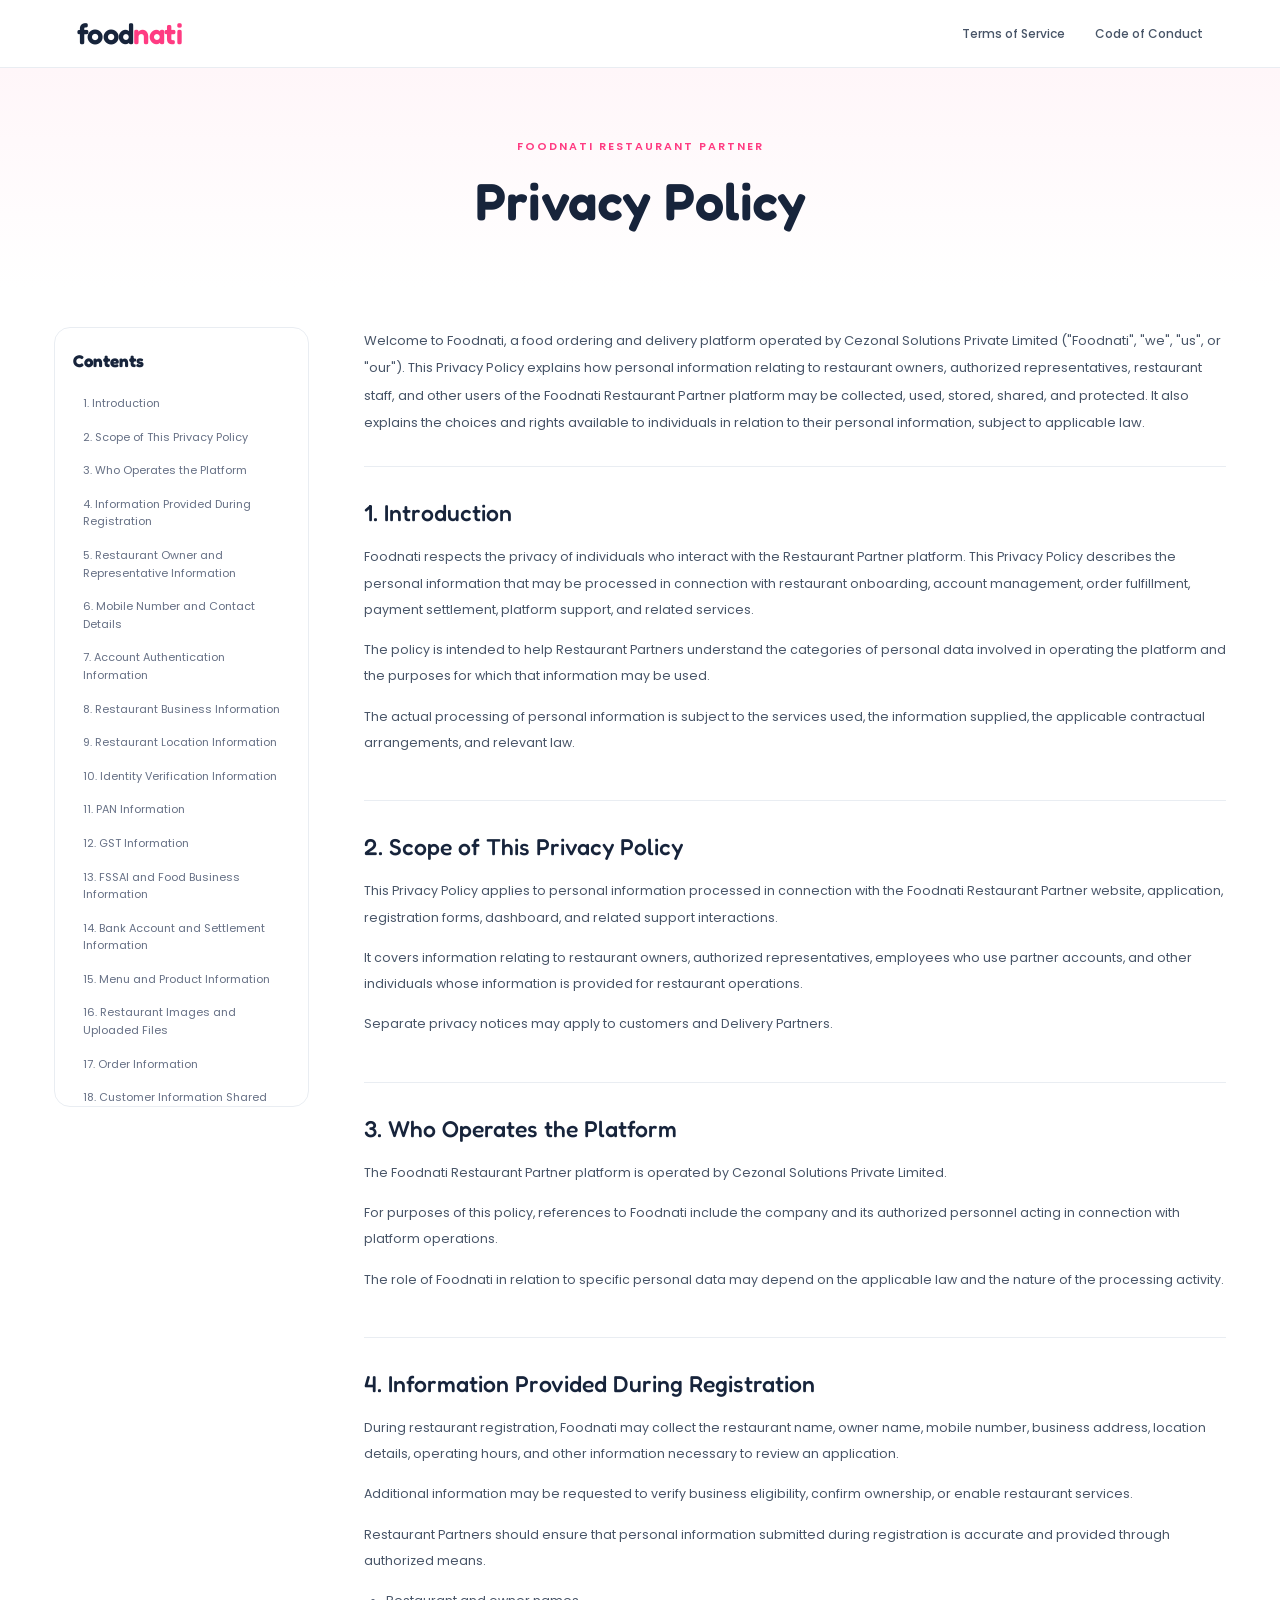
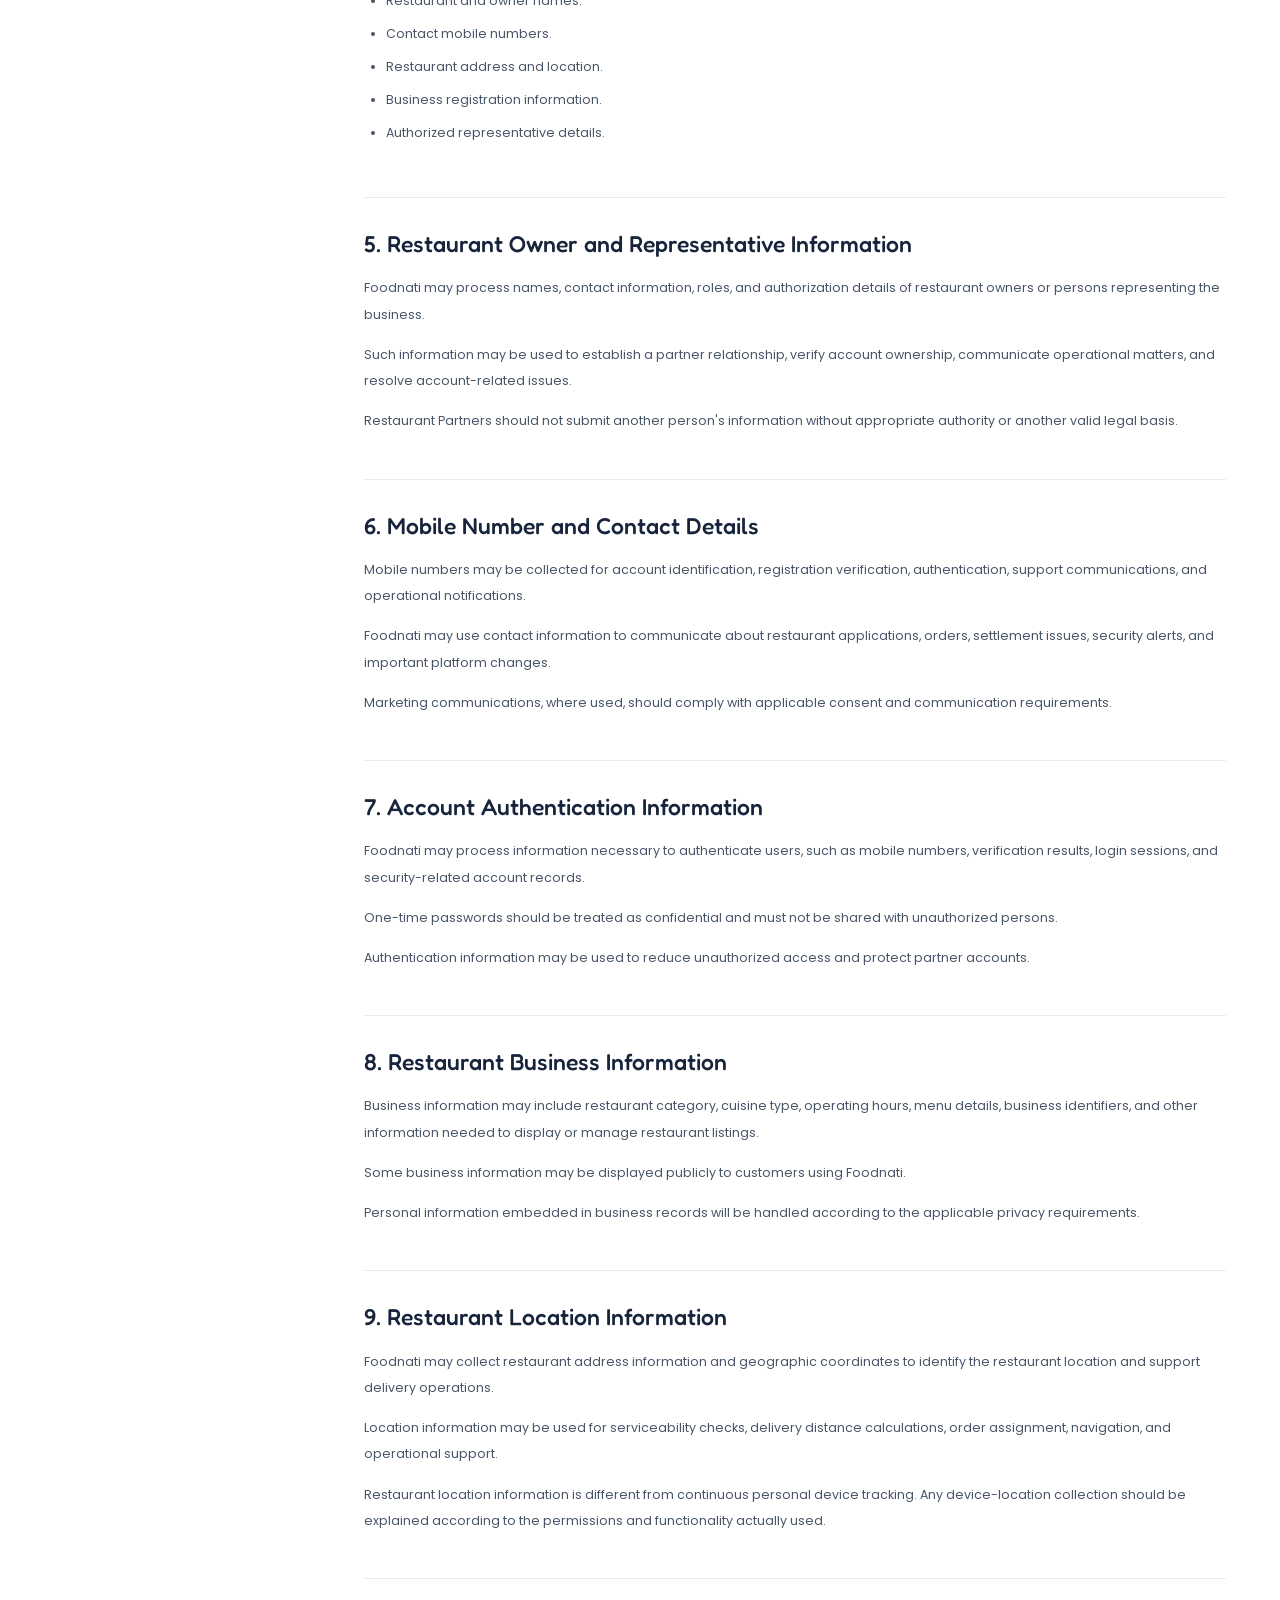
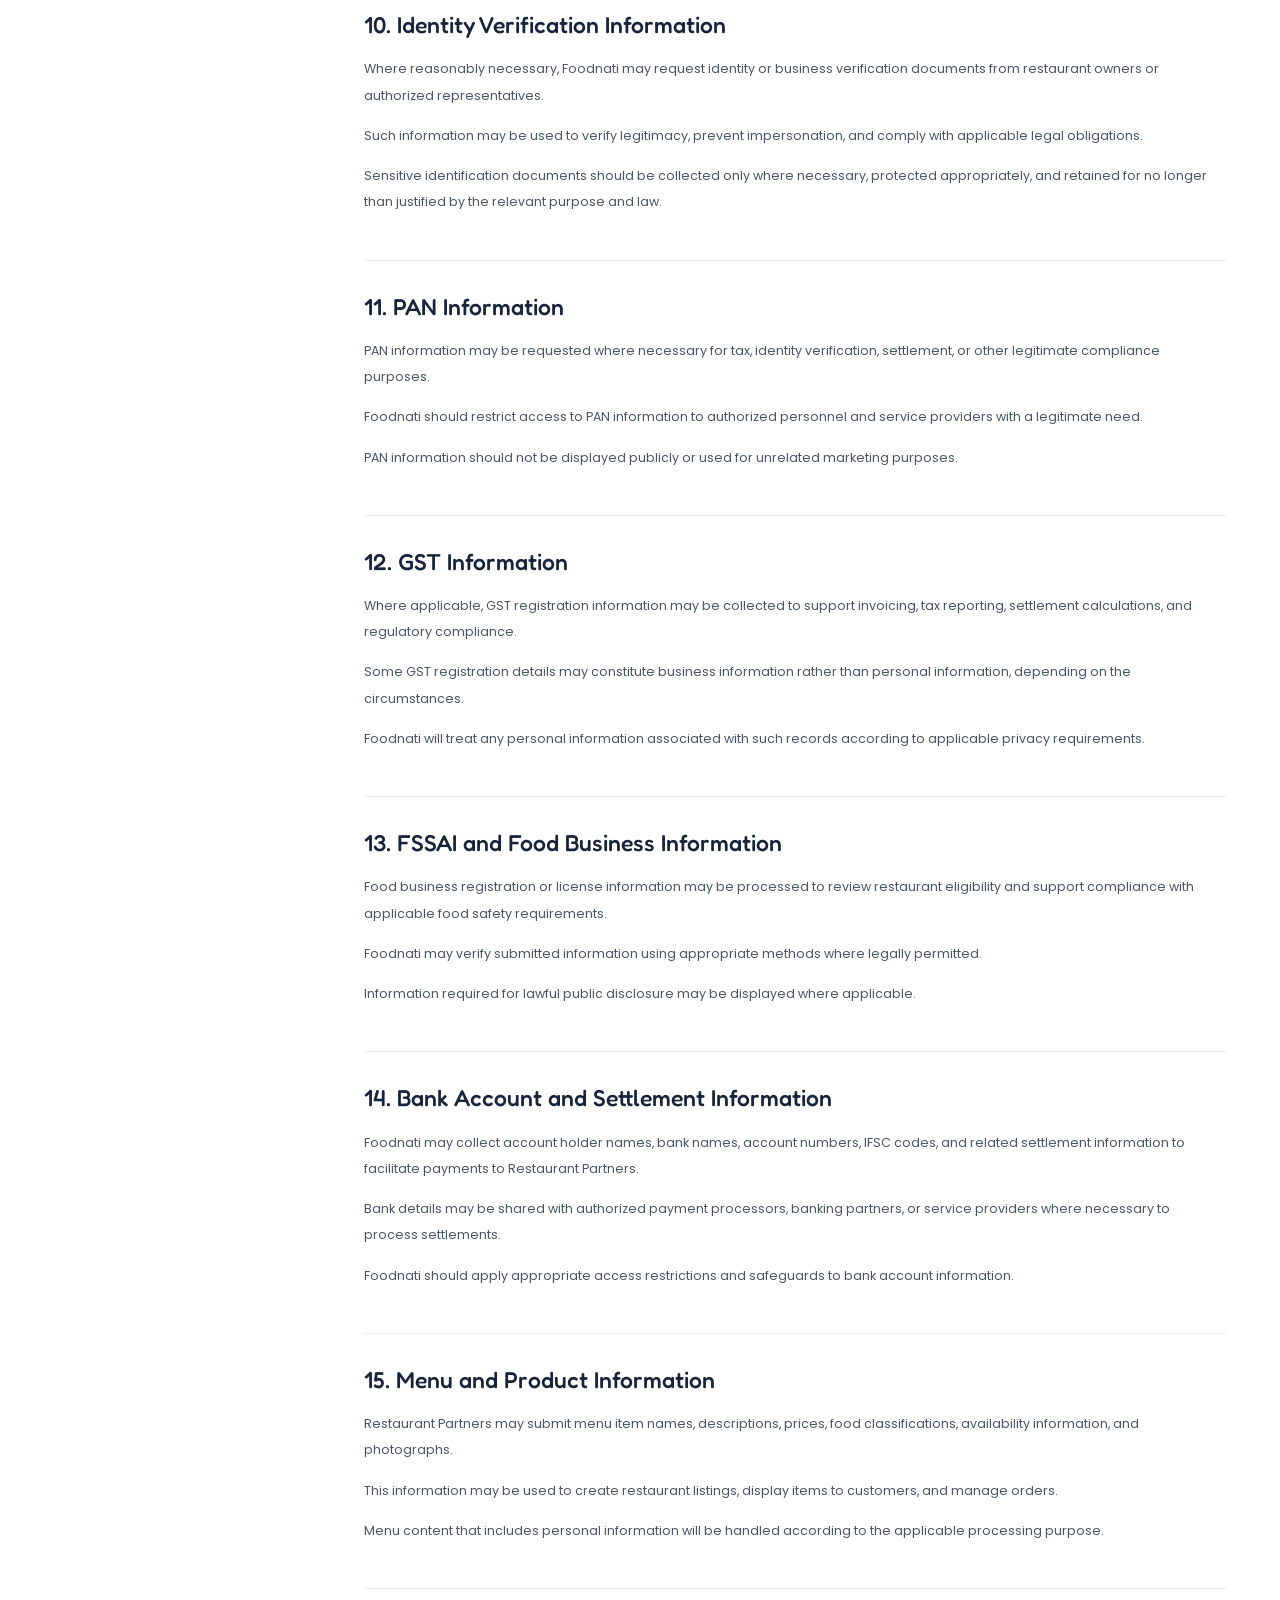
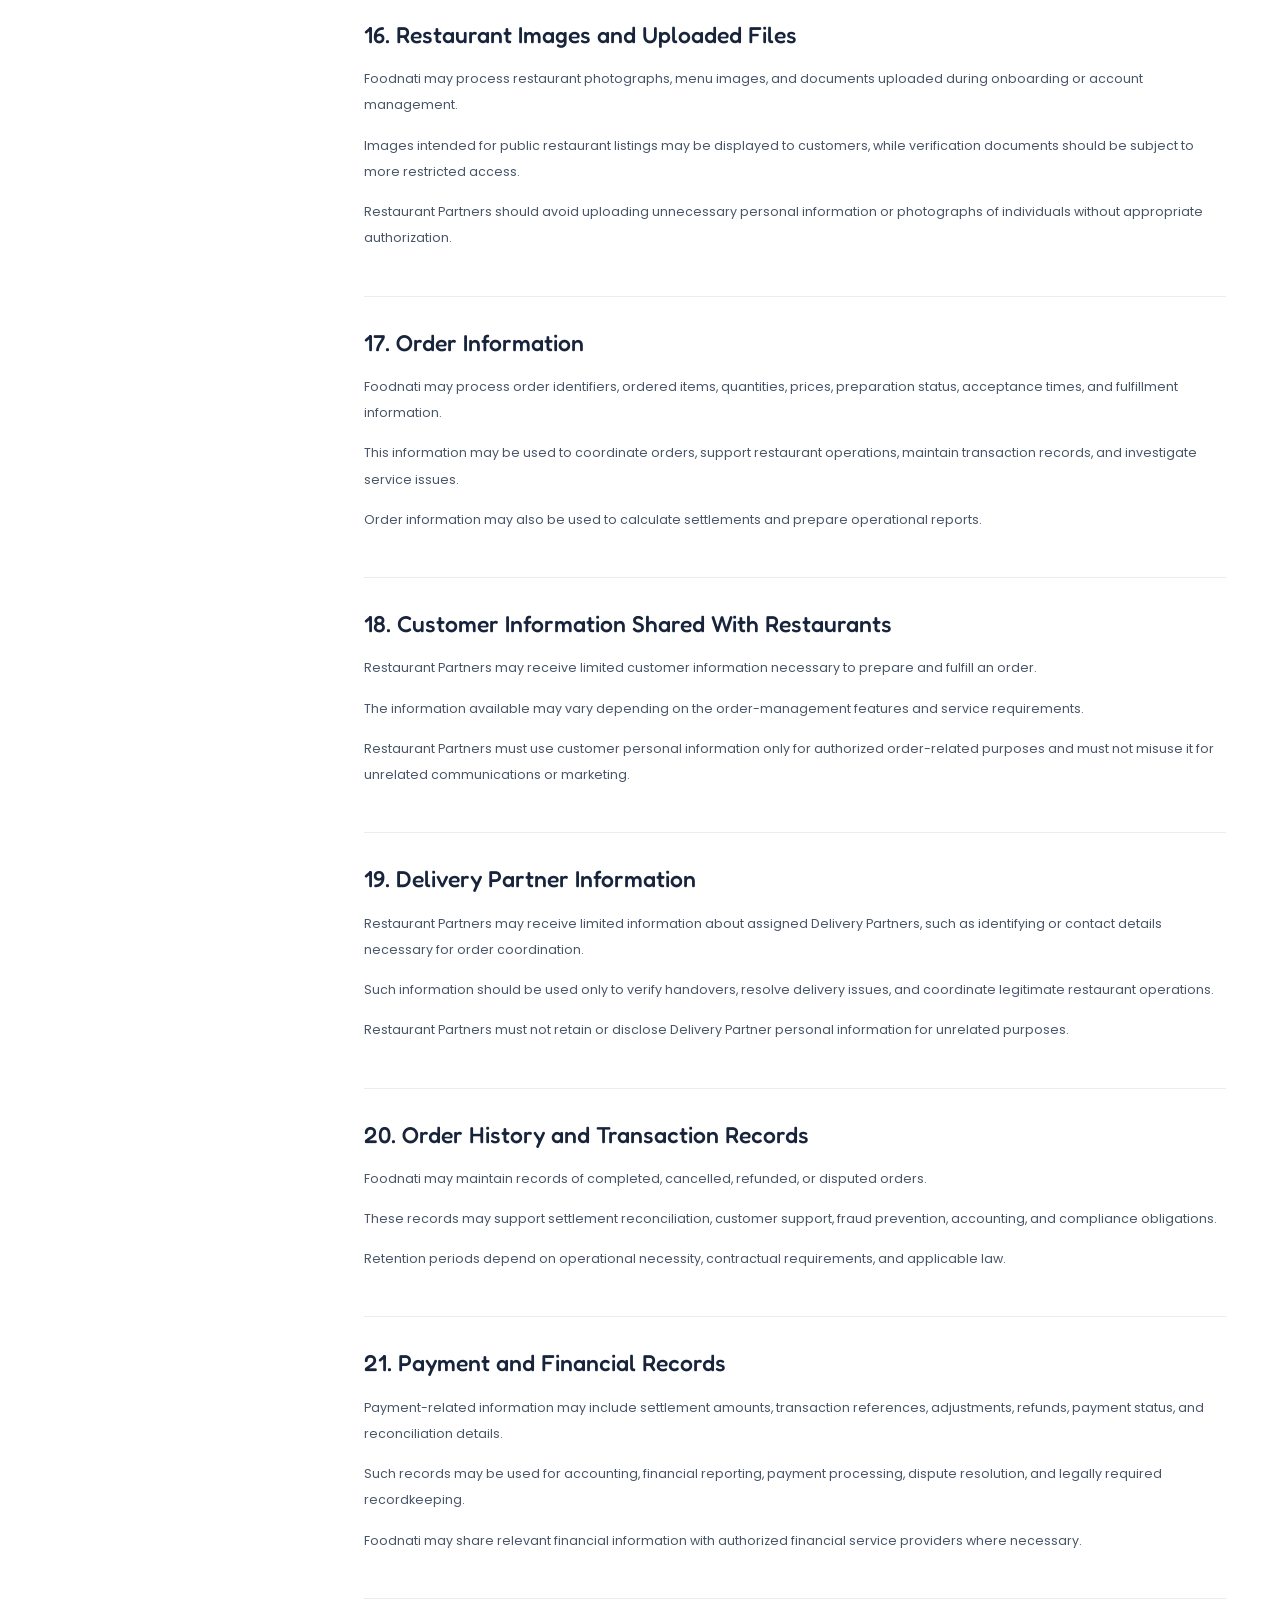
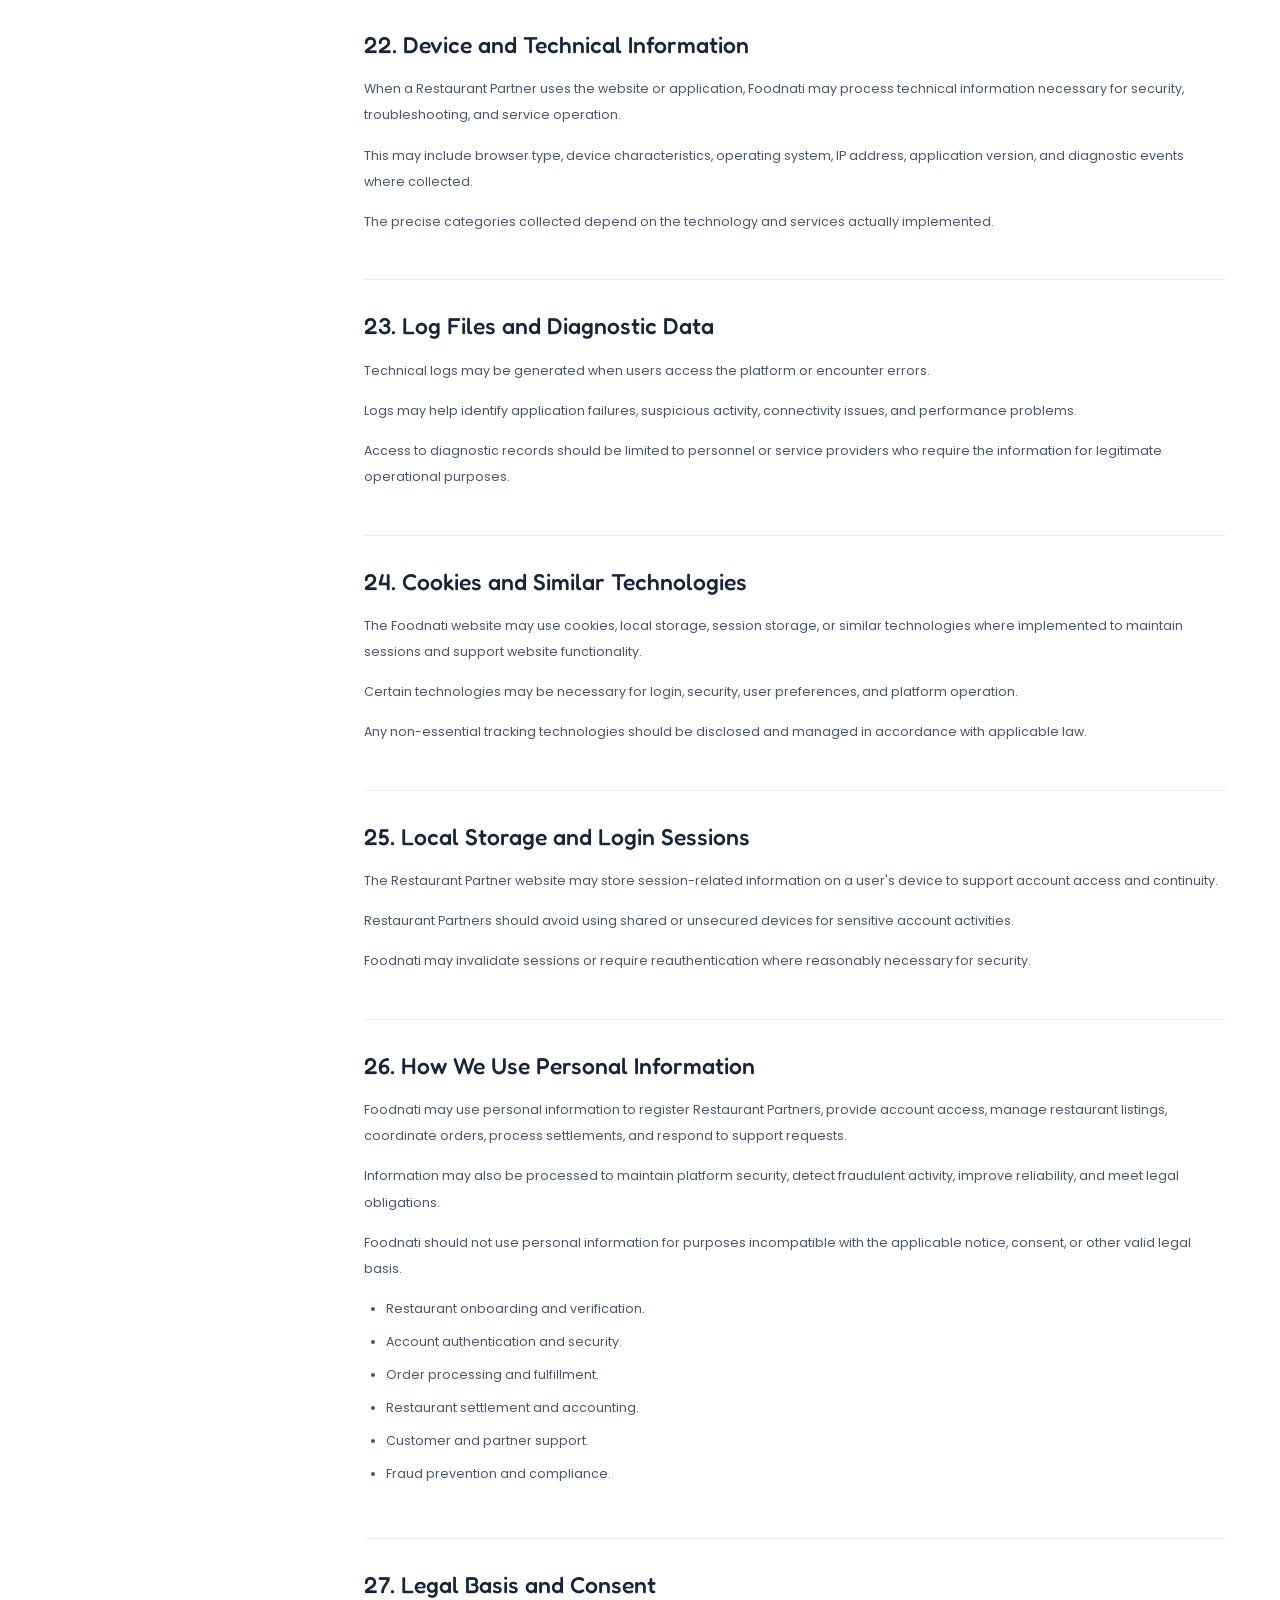
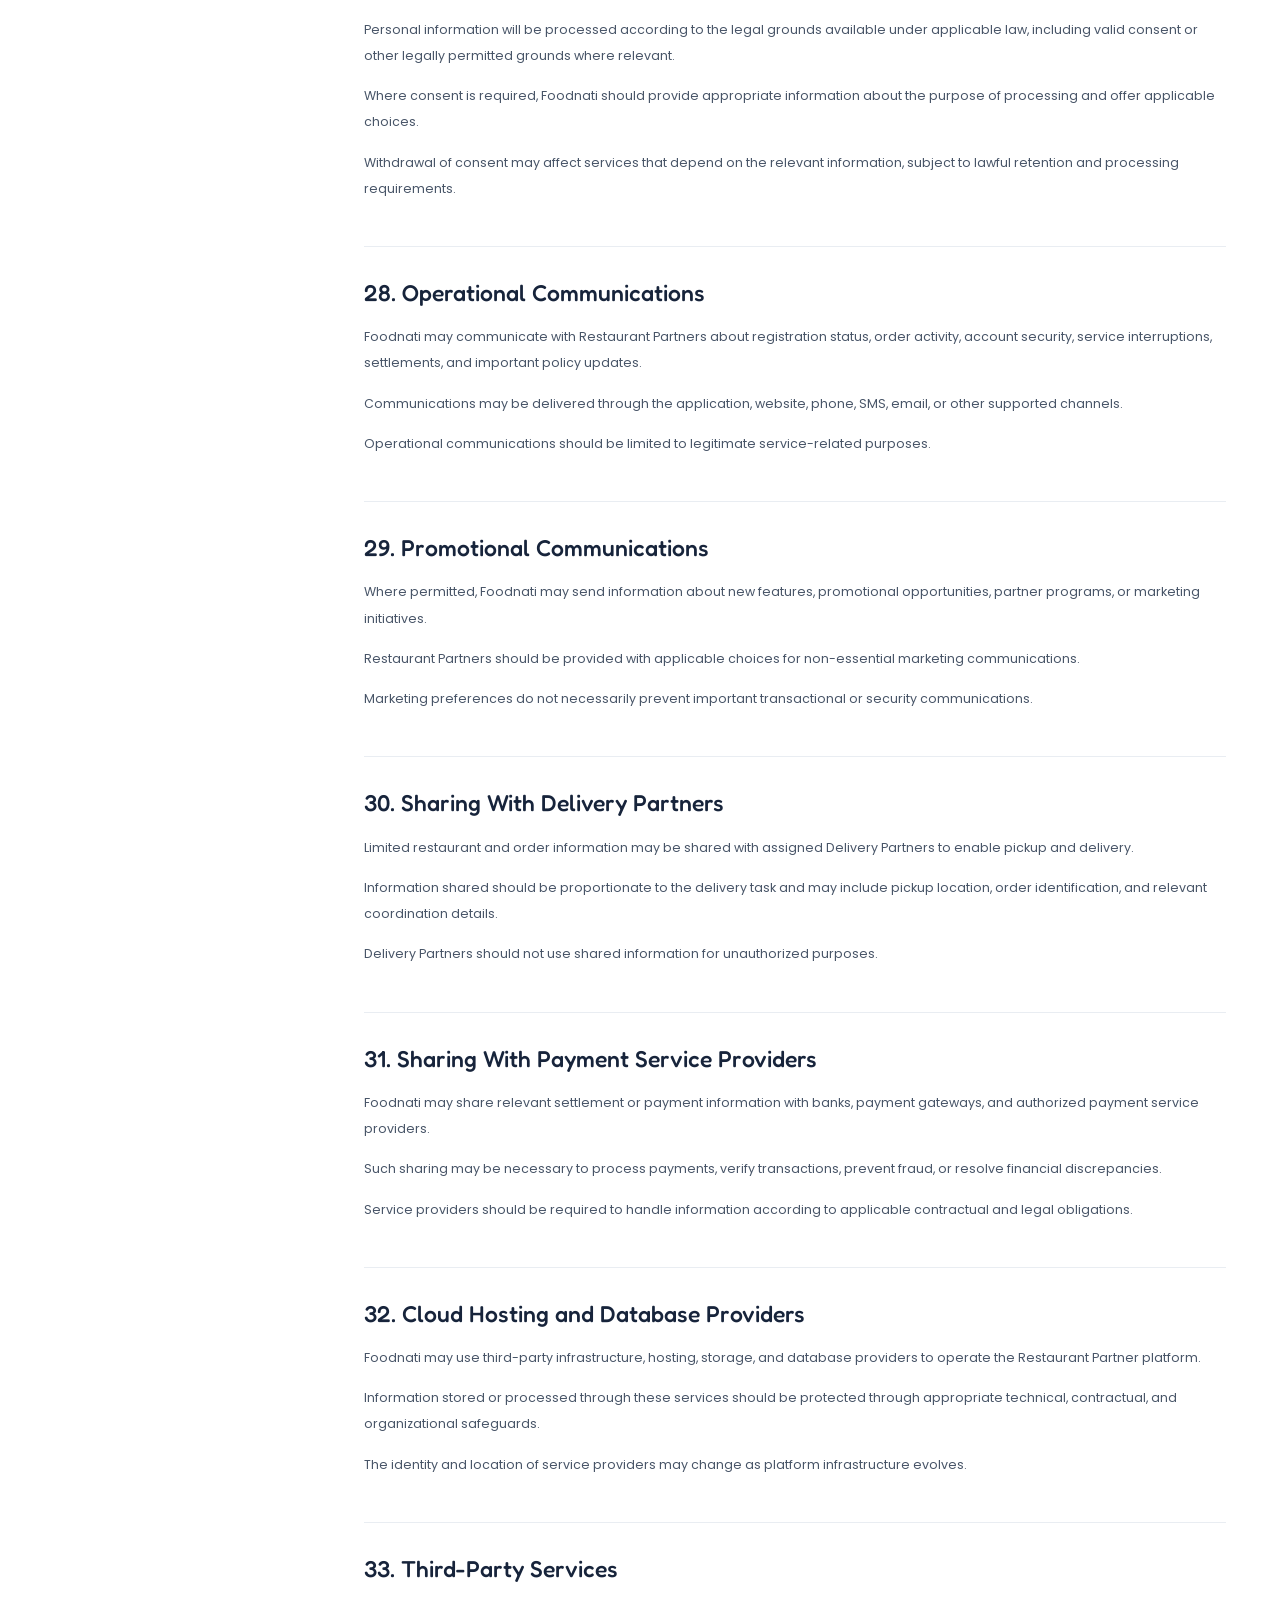
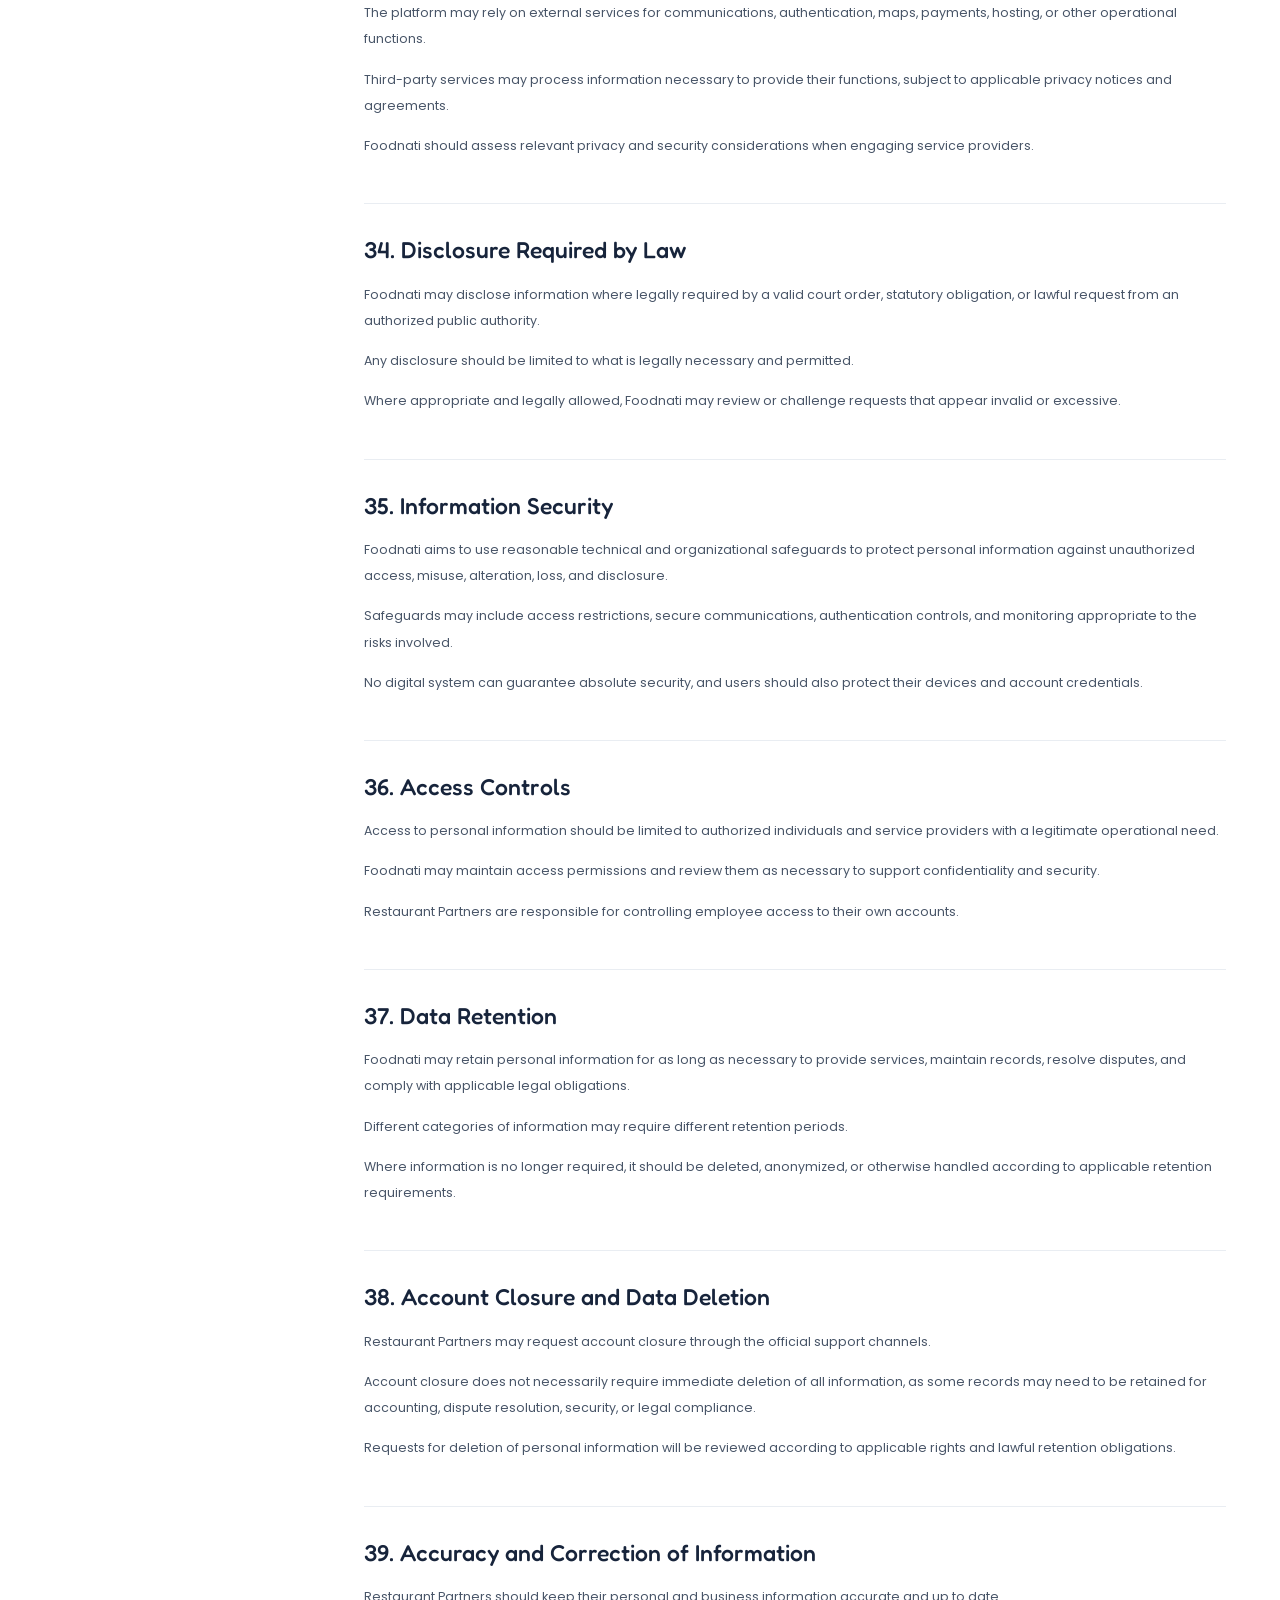
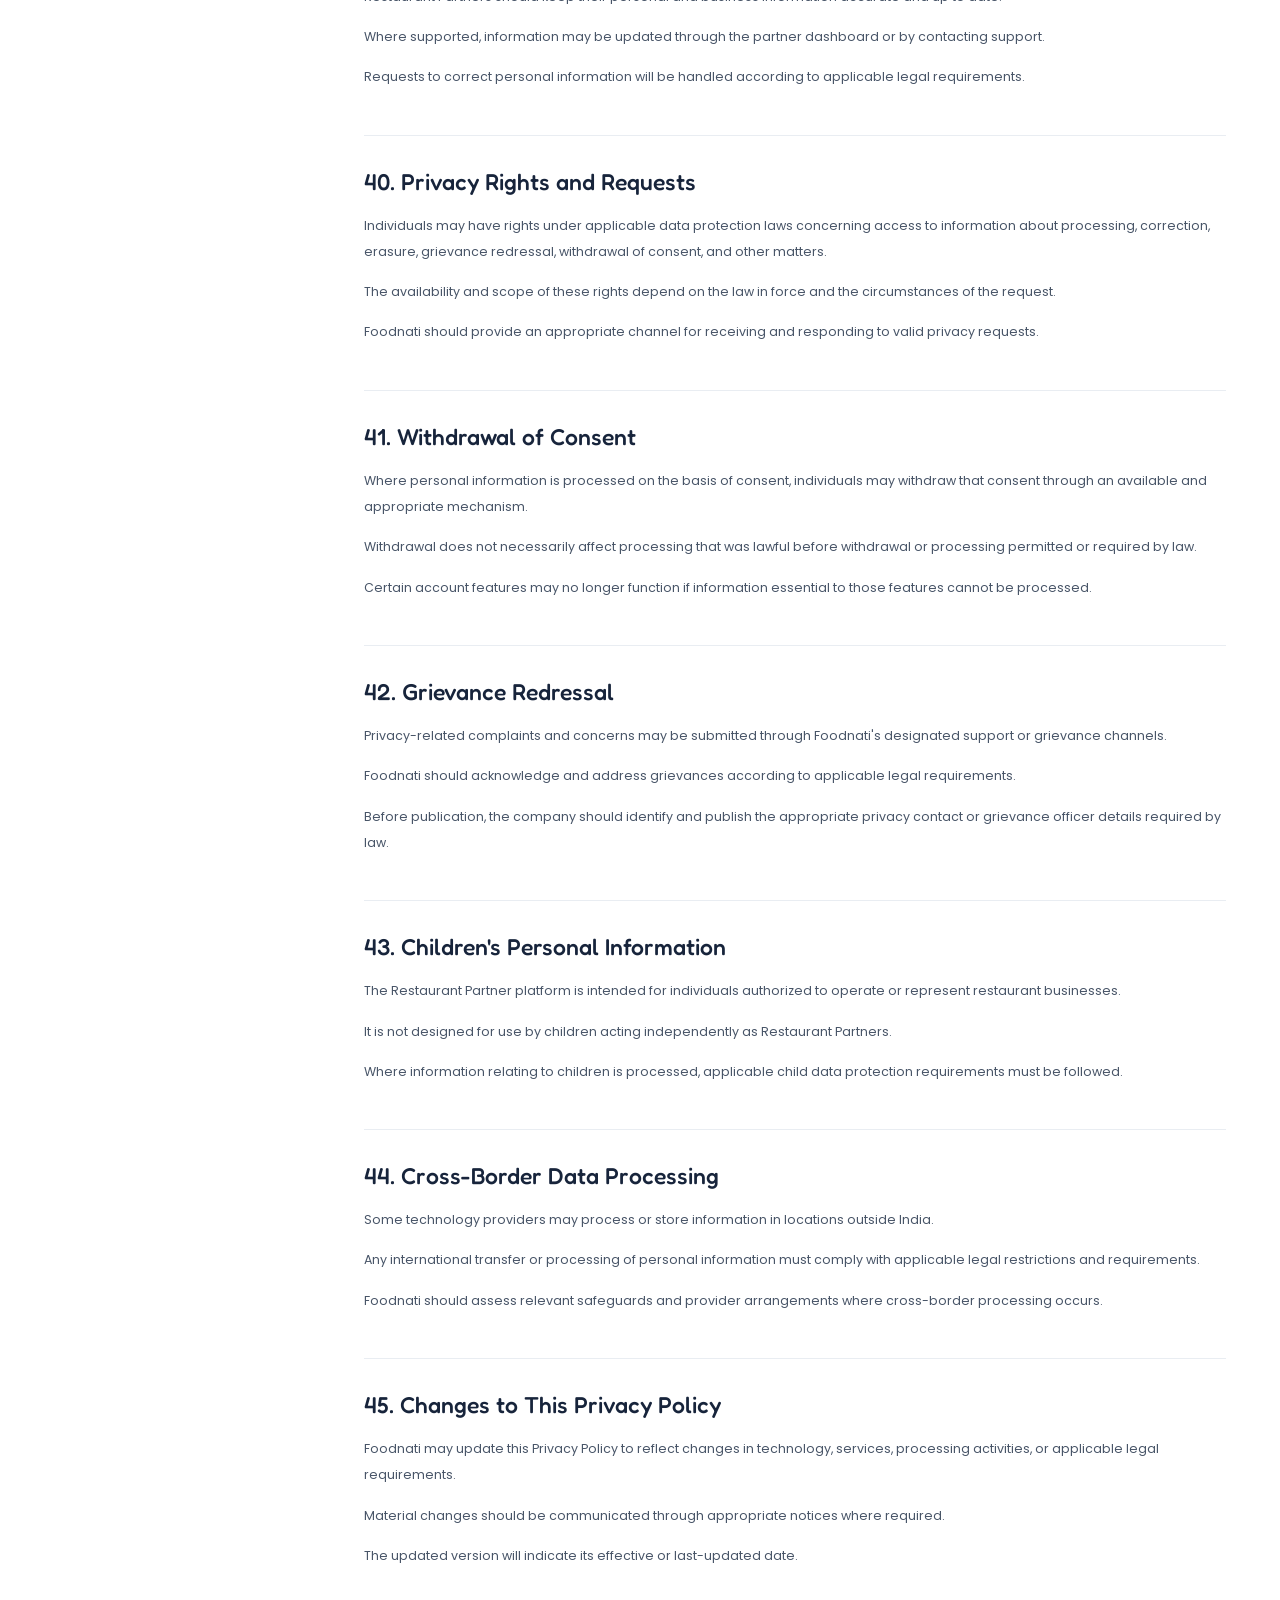
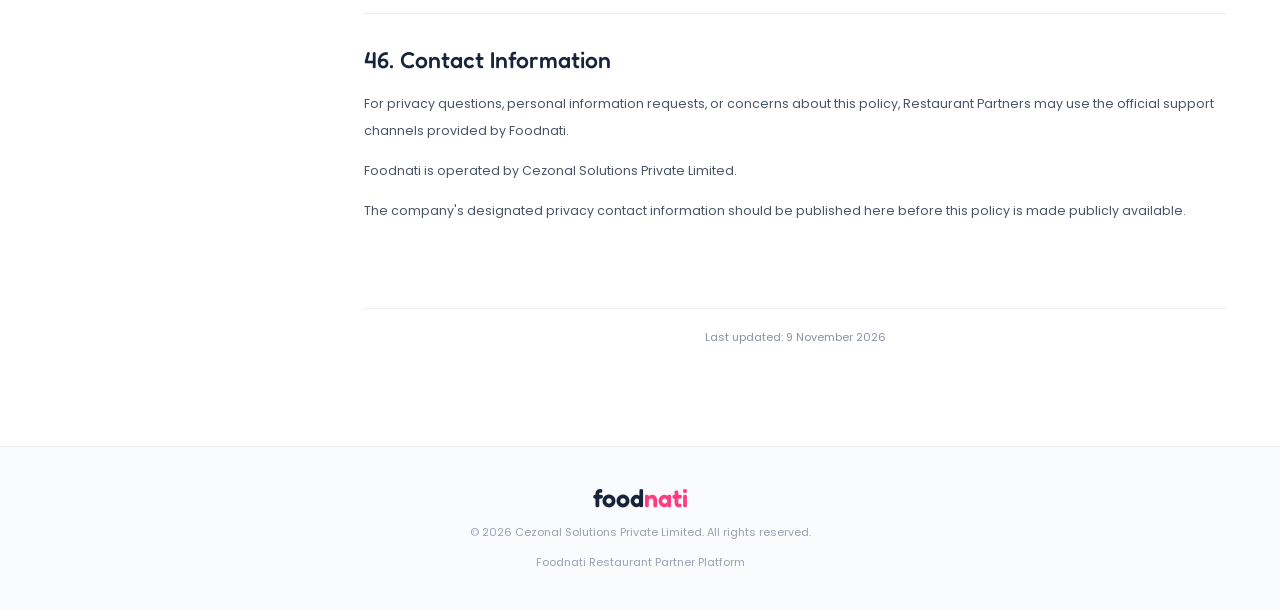
<file: respartner/privacy.html>
<!DOCTYPE html>
<html lang="en">
<head>
<meta charset="UTF-8">
<meta name="viewport" content="width=device-width, initial-scale=1.0">
<meta name="theme-color" content="#ffffff">
<meta name="description" content="Foodnati Restaurant Partner Privacy Policy">
<title>Privacy Policy | Foodnati</title>

<link rel="preconnect" href="https://fonts.googleapis.com">
<link rel="preconnect" href="https://fonts.gstatic.com" crossorigin>
<link href="https://fonts.googleapis.com/css2?family=Fredoka:wght@400;500;600;700&family=Poppins:wght@400;500;600;700&display=swap" rel="stylesheet">

<style>
:root {
  --primary: #ff3b82;
  --primary-soft: #fff0f5;
  --heading: #17243b;
  --body: #475467;
  --muted: #8992a3;
  --border: #e9edf2;
  --white: #ffffff;
}

* {
  margin: 0;
  padding: 0;
  box-sizing: border-box;
}

html {
  scroll-behavior: smooth;
  scroll-padding-top: 100px;
}

body {
  background: var(--white);
  font-family: "Poppins", sans-serif;
  color: var(--body);
  -webkit-font-smoothing: antialiased;
}

a {
  text-decoration: none;
  color: inherit;
}

button {
  font-family: inherit;
}

/* NAVBAR */
.fn-navbar {
  height: 68px;
  width: 100%;
  position: sticky;
  top: 0;
  z-index: 100;
  background: #fff;
  border-bottom: 1px solid var(--border);
  display: flex;
  align-items: center;
  justify-content: space-between;
  padding: 0 6%;
  gap: 20px;
}

.fn-logo {
  font-family: "Fredoka", sans-serif;
  font-size: 29px;
  font-weight: 600;
  letter-spacing: -0.6px;
  white-space: nowrap;
}

.fn-logo .food {
  color: var(--heading);
}

.fn-logo .nati {
  color: var(--primary);
}

.fn-nav-right {
  display: flex;
  align-items: center;
  gap: 30px;
}

.fn-nav-right a {
  font-size: 12px;
  font-weight: 500;
  color: var(--body);
  white-space: nowrap;
  transition: color .2s;
}

.fn-nav-right a:hover,
.fn-nav-right a.active {
  color: var(--primary);
}

/* HERO */
.fn-hero {
  padding: 70px 24px 55px;
  text-align: center;
  background: linear-gradient(
    180deg,
    #fff6f9 0%,
    #ffffff 100%
  );
}

.fn-eyebrow {
  color: var(--primary);
  font-size: 11px;
  font-weight: 600;
  letter-spacing: 2px;
  text-transform: uppercase;
}

.fn-hero h1 {
  font-family: "Fredoka", sans-serif;
  font-size: clamp(34px, 5vw, 52px);
  font-weight: 600;
  color: var(--heading);
  margin: 14px 0 0;
}

/* MAIN LAYOUT */
.fn-layout {
  max-width: 1220px;
  margin: 0 auto;
  padding: 40px 24px 100px;
  display: grid;
  grid-template-columns: 255px minmax(0, 1fr);
  gap: 55px;
  align-items: start;
}

/* TABLE OF CONTENTS */
.fn-toc {
  position: sticky;
  top: 95px;
  max-height: calc(100vh - 120px);
  overflow-y: auto;
  border: 1px solid var(--border);
  border-radius: 16px;
  padding: 22px 18px;
  scrollbar-width: thin;
}

.fn-toc h3 {
  font-family: "Fredoka", sans-serif;
  font-size: 17px;
  color: var(--heading);
  margin-bottom: 16px;
}

.fn-toc a {
  display: block;
  font-size: 11px;
  line-height: 1.6;
  padding: 8px 10px;
  border-radius: 7px;
  color: #667085;
  transition: .2s;
}

.fn-toc a:hover,
.fn-toc a.active {
  background: var(--primary-soft);
  color: var(--primary);
}

/* PRIVACY CONTENT */
.fn-content {
  min-width: 0;
}

.fn-intro {
  font-size: 13px;
  line-height: 2.1;
  margin-bottom: 30px;
}

.fn-section {
  padding: 30px 0;
  border-top: 1px solid var(--border);
  scroll-margin-top: 100px;
}

.fn-section h2 {
  font-family: "Fredoka", sans-serif;
  font-weight: 500;
  color: var(--heading);
  font-size: 23px;
  margin-bottom: 15px;
  line-height: 1.4;
}

.fn-section p {
  font-size: 12.5px;
  line-height: 2.1;
  margin-bottom: 14px;
}

.fn-section ul {
  padding-left: 22px;
  margin: 14px 0;
}

.fn-section li {
  font-size: 12.5px;
  line-height: 2;
  padding-bottom: 8px;
}

.fn-section strong {
  color: var(--heading);
  font-weight: 600;
}

/* LAST UPDATED */
.fn-updated {
  display: block;
  margin-top: 40px;
  padding: 20px 0 0;
  border-top: 1px solid var(--border);
  color: var(--muted);
  font-size: 11px;
  text-align: center;
}

/* FOOTER */
.fn-footer {
  background: #fafbfc;
  border-top: 1px solid var(--border);
  padding: 36px 24px;
  text-align: center;
}

.fn-footer-logo {
  font-family: "Fredoka", sans-serif;
  font-size: 25px;
  font-weight: 600;
  color: var(--heading);
}

.fn-footer-logo span {
  color: var(--primary);
}

.fn-footer p {
  font-size: 11px;
  color: #98a2b3;
  margin-top: 10px;
  line-height: 1.8;
}

/* BACK TO TOP */
.fn-top-btn {
  position: fixed;
  bottom: 24px;
  right: 24px;
  width: 43px;
  height: 43px;
  border: 0;
  border-radius: 50%;
  background: var(--primary);
  color: #fff;
  font-size: 20px;
  cursor: pointer;
  box-shadow: 0 5px 18px #ff3b8233;
  opacity: 0;
  visibility: hidden;
  transition: .25s;
  z-index: 20;
}

.fn-top-btn.show {
  opacity: 1;
  visibility: visible;
}

/* TABLET */
@media(max-width: 900px) {
  .fn-layout {
    display: block;
    max-width: 850px;
  }

  .fn-toc {
    position: relative;
    top: auto;
    max-height: 260px;
    margin-bottom: 36px;
  }
}

/* MOBILE */
@media(max-width: 600px) {
  .fn-navbar {
    height: 60px;
    padding: 0 15px;
    gap: 12px;
  }

  .fn-logo {
    font-size: 23px;
  }

  .fn-nav-right {
    gap: 12px;
  }

  .fn-nav-right a {
    font-size: 10px;
  }

  .fn-hero {
    padding: 48px 18px 38px;
  }

  .fn-hero h1 {
    font-size: 35px;
  }

  .fn-layout {
    padding: 25px 18px 75px;
  }

  .fn-section {
    padding: 24px 0;
  }

  .fn-section h2 {
    font-size: 20px;
  }

  .fn-section p,
  .fn-section li {
    font-size: 12px;
  }

  .fn-top-btn {
    right: 17px;
    bottom: 18px;
  }
}

@media(max-width: 360px) {
  .fn-logo {
    font-size: 20px;
  }

  .fn-nav-right a {
    font-size: 9px;
  }
}
</style>
</head>

<body>

<!-- NAVBAR -->
<header class="fn-navbar">
  <a href="https://foodnati.com" class="fn-logo">
    <span class="food">food</span><span class="nati">nati</span>
  </a>

  <nav class="fn-nav-right" aria-label="Legal navigation">
    <a href="terms.html">Terms of Service</a>
    <a href="conduct.html">Code of Conduct</a>
  </nav>
</header>

<!-- HERO -->
<section class="fn-hero">
  <div class="fn-eyebrow">
    FOODNATI RESTAURANT PARTNER
  </div>

  <h1>Privacy Policy</h1>
</section>

<!-- PAGE LAYOUT -->
<div class="fn-layout">

  <aside class="fn-toc">
    <h3>Contents</h3>
    <nav id="fnTocLinks" aria-label="Privacy policy sections"></nav>
  </aside>

  <main class="fn-content">

    <p class="fn-intro">
      Welcome to Foodnati, a food ordering and delivery
      platform operated by Cezonal Solutions Private Limited
      ("Foodnati", "we", "us", or "our").

      This Privacy Policy explains how personal information
      relating to restaurant owners, authorized representatives,
      restaurant staff, and other users of the Foodnati
      Restaurant Partner platform may be collected, used,
      stored, shared, and protected.

      It also explains the choices and rights available to
      individuals in relation to their personal information,
      subject to applicable law.
    </p>

    <!-- PRIVACY SECTIONS -->
    <div id="fnPrivacySections"></div>

    <!-- DATE AT BOTTOM -->
    <div class="fn-updated">
      Last updated: 9 November 2026
    </div>

  </main>
</div>

<!-- FOOTER -->
<footer class="fn-footer">
  <div class="fn-footer-logo">
    food<span>nati</span>
  </div>

  <p>
    © <span id="fnYear"></span>
    Cezonal Solutions Private Limited.
    All rights reserved.
  </p>

  <p>Foodnati Restaurant Partner Platform</p>
</footer>

<button
  class="fn-top-btn"
  id="fnTopBtn"
  aria-label="Back to top"
>↑</button>

<script>
const privacySections = [
  {
    title: "Introduction",
    paragraphs: [
      "Foodnati respects the privacy of individuals who interact with the Restaurant Partner platform. This Privacy Policy describes the personal information that may be processed in connection with restaurant onboarding, account management, order fulfillment, payment settlement, platform support, and related services.",
      "The policy is intended to help Restaurant Partners understand the categories of personal data involved in operating the platform and the purposes for which that information may be used.",
      "The actual processing of personal information is subject to the services used, the information supplied, the applicable contractual arrangements, and relevant law."
    ]
  },
  {
    title: "Scope of This Privacy Policy",
    paragraphs: [
      "This Privacy Policy applies to personal information processed in connection with the Foodnati Restaurant Partner website, application, registration forms, dashboard, and related support interactions.",
      "It covers information relating to restaurant owners, authorized representatives, employees who use partner accounts, and other individuals whose information is provided for restaurant operations.",
      "Separate privacy notices may apply to customers and Delivery Partners."
    ]
  },
  {
    title: "Who Operates the Platform",
    paragraphs: [
      "The Foodnati Restaurant Partner platform is operated by Cezonal Solutions Private Limited.",
      "For purposes of this policy, references to Foodnati include the company and its authorized personnel acting in connection with platform operations.",
      "The role of Foodnati in relation to specific personal data may depend on the applicable law and the nature of the processing activity."
    ]
  },
  {
    title: "Information Provided During Registration",
    paragraphs: [
      "During restaurant registration, Foodnati may collect the restaurant name, owner name, mobile number, business address, location details, operating hours, and other information necessary to review an application.",
      "Additional information may be requested to verify business eligibility, confirm ownership, or enable restaurant services.",
      "Restaurant Partners should ensure that personal information submitted during registration is accurate and provided through authorized means."
    ],
    points: [
      "Restaurant and owner names.",
      "Contact mobile numbers.",
      "Restaurant address and location.",
      "Business registration information.",
      "Authorized representative details."
    ]
  },
  {
    title: "Restaurant Owner and Representative Information",
    paragraphs: [
      "Foodnati may process names, contact information, roles, and authorization details of restaurant owners or persons representing the business.",
      "Such information may be used to establish a partner relationship, verify account ownership, communicate operational matters, and resolve account-related issues.",
      "Restaurant Partners should not submit another person's information without appropriate authority or another valid legal basis."
    ]
  },
  {
    title: "Mobile Number and Contact Details",
    paragraphs: [
      "Mobile numbers may be collected for account identification, registration verification, authentication, support communications, and operational notifications.",
      "Foodnati may use contact information to communicate about restaurant applications, orders, settlement issues, security alerts, and important platform changes.",
      "Marketing communications, where used, should comply with applicable consent and communication requirements."
    ]
  },
  {
    title: "Account Authentication Information",
    paragraphs: [
      "Foodnati may process information necessary to authenticate users, such as mobile numbers, verification results, login sessions, and security-related account records.",
      "One-time passwords should be treated as confidential and must not be shared with unauthorized persons.",
      "Authentication information may be used to reduce unauthorized access and protect partner accounts."
    ]
  },
  {
    title: "Restaurant Business Information",
    paragraphs: [
      "Business information may include restaurant category, cuisine type, operating hours, menu details, business identifiers, and other information needed to display or manage restaurant listings.",
      "Some business information may be displayed publicly to customers using Foodnati.",
      "Personal information embedded in business records will be handled according to the applicable privacy requirements."
    ]
  },
  {
    title: "Restaurant Location Information",
    paragraphs: [
      "Foodnati may collect restaurant address information and geographic coordinates to identify the restaurant location and support delivery operations.",
      "Location information may be used for serviceability checks, delivery distance calculations, order assignment, navigation, and operational support.",
      "Restaurant location information is different from continuous personal device tracking. Any device-location collection should be explained according to the permissions and functionality actually used."
    ]
  },
  {
    title: "Identity Verification Information",
    paragraphs: [
      "Where reasonably necessary, Foodnati may request identity or business verification documents from restaurant owners or authorized representatives.",
      "Such information may be used to verify legitimacy, prevent impersonation, and comply with applicable legal obligations.",
      "Sensitive identification documents should be collected only where necessary, protected appropriately, and retained for no longer than justified by the relevant purpose and law."
    ]
  },
  {
    title: "PAN Information",
    paragraphs: [
      "PAN information may be requested where necessary for tax, identity verification, settlement, or other legitimate compliance purposes.",
      "Foodnati should restrict access to PAN information to authorized personnel and service providers with a legitimate need.",
      "PAN information should not be displayed publicly or used for unrelated marketing purposes."
    ]
  },
  {
    title: "GST Information",
    paragraphs: [
      "Where applicable, GST registration information may be collected to support invoicing, tax reporting, settlement calculations, and regulatory compliance.",
      "Some GST registration details may constitute business information rather than personal information, depending on the circumstances.",
      "Foodnati will treat any personal information associated with such records according to applicable privacy requirements."
    ]
  },
  {
    title: "FSSAI and Food Business Information",
    paragraphs: [
      "Food business registration or license information may be processed to review restaurant eligibility and support compliance with applicable food safety requirements.",
      "Foodnati may verify submitted information using appropriate methods where legally permitted.",
      "Information required for lawful public disclosure may be displayed where applicable."
    ]
  },
  {
    title: "Bank Account and Settlement Information",
    paragraphs: [
      "Foodnati may collect account holder names, bank names, account numbers, IFSC codes, and related settlement information to facilitate payments to Restaurant Partners.",
      "Bank details may be shared with authorized payment processors, banking partners, or service providers where necessary to process settlements.",
      "Foodnati should apply appropriate access restrictions and safeguards to bank account information."
    ]
  },
  {
    title: "Menu and Product Information",
    paragraphs: [
      "Restaurant Partners may submit menu item names, descriptions, prices, food classifications, availability information, and photographs.",
      "This information may be used to create restaurant listings, display items to customers, and manage orders.",
      "Menu content that includes personal information will be handled according to the applicable processing purpose."
    ]
  },
  {
    title: "Restaurant Images and Uploaded Files",
    paragraphs: [
      "Foodnati may process restaurant photographs, menu images, and documents uploaded during onboarding or account management.",
      "Images intended for public restaurant listings may be displayed to customers, while verification documents should be subject to more restricted access.",
      "Restaurant Partners should avoid uploading unnecessary personal information or photographs of individuals without appropriate authorization."
    ]
  },
  {
    title: "Order Information",
    paragraphs: [
      "Foodnati may process order identifiers, ordered items, quantities, prices, preparation status, acceptance times, and fulfillment information.",
      "This information may be used to coordinate orders, support restaurant operations, maintain transaction records, and investigate service issues.",
      "Order information may also be used to calculate settlements and prepare operational reports."
    ]
  },
  {
    title: "Customer Information Shared With Restaurants",
    paragraphs: [
      "Restaurant Partners may receive limited customer information necessary to prepare and fulfill an order.",
      "The information available may vary depending on the order-management features and service requirements.",
      "Restaurant Partners must use customer personal information only for authorized order-related purposes and must not misuse it for unrelated communications or marketing."
    ]
  },
  {
    title: "Delivery Partner Information",
    paragraphs: [
      "Restaurant Partners may receive limited information about assigned Delivery Partners, such as identifying or contact details necessary for order coordination.",
      "Such information should be used only to verify handovers, resolve delivery issues, and coordinate legitimate restaurant operations.",
      "Restaurant Partners must not retain or disclose Delivery Partner personal information for unrelated purposes."
    ]
  },
  {
    title: "Order History and Transaction Records",
    paragraphs: [
      "Foodnati may maintain records of completed, cancelled, refunded, or disputed orders.",
      "These records may support settlement reconciliation, customer support, fraud prevention, accounting, and compliance obligations.",
      "Retention periods depend on operational necessity, contractual requirements, and applicable law."
    ]
  },
  {
    title: "Payment and Financial Records",
    paragraphs: [
      "Payment-related information may include settlement amounts, transaction references, adjustments, refunds, payment status, and reconciliation details.",
      "Such records may be used for accounting, financial reporting, payment processing, dispute resolution, and legally required recordkeeping.",
      "Foodnati may share relevant financial information with authorized financial service providers where necessary."
    ]
  },
  {
    title: "Device and Technical Information",
    paragraphs: [
      "When a Restaurant Partner uses the website or application, Foodnati may process technical information necessary for security, troubleshooting, and service operation.",
      "This may include browser type, device characteristics, operating system, IP address, application version, and diagnostic events where collected.",
      "The precise categories collected depend on the technology and services actually implemented."
    ]
  },
  {
    title: "Log Files and Diagnostic Data",
    paragraphs: [
      "Technical logs may be generated when users access the platform or encounter errors.",
      "Logs may help identify application failures, suspicious activity, connectivity issues, and performance problems.",
      "Access to diagnostic records should be limited to personnel or service providers who require the information for legitimate operational purposes."
    ]
  },
  {
    title: "Cookies and Similar Technologies",
    paragraphs: [
      "The Foodnati website may use cookies, local storage, session storage, or similar technologies where implemented to maintain sessions and support website functionality.",
      "Certain technologies may be necessary for login, security, user preferences, and platform operation.",
      "Any non-essential tracking technologies should be disclosed and managed in accordance with applicable law."
    ]
  },
  {
    title: "Local Storage and Login Sessions",
    paragraphs: [
      "The Restaurant Partner website may store session-related information on a user's device to support account access and continuity.",
      "Restaurant Partners should avoid using shared or unsecured devices for sensitive account activities.",
      "Foodnati may invalidate sessions or require reauthentication where reasonably necessary for security."
    ]
  },
  {
    title: "How We Use Personal Information",
    paragraphs: [
      "Foodnati may use personal information to register Restaurant Partners, provide account access, manage restaurant listings, coordinate orders, process settlements, and respond to support requests.",
      "Information may also be processed to maintain platform security, detect fraudulent activity, improve reliability, and meet legal obligations.",
      "Foodnati should not use personal information for purposes incompatible with the applicable notice, consent, or other valid legal basis."
    ],
    points: [
      "Restaurant onboarding and verification.",
      "Account authentication and security.",
      "Order processing and fulfillment.",
      "Restaurant settlement and accounting.",
      "Customer and partner support.",
      "Fraud prevention and compliance."
    ]
  },
  {
    title: "Legal Basis and Consent",
    paragraphs: [
      "Personal information will be processed according to the legal grounds available under applicable law, including valid consent or other legally permitted grounds where relevant.",
      "Where consent is required, Foodnati should provide appropriate information about the purpose of processing and offer applicable choices.",
      "Withdrawal of consent may affect services that depend on the relevant information, subject to lawful retention and processing requirements."
    ]
  },
  {
    title: "Operational Communications",
    paragraphs: [
      "Foodnati may communicate with Restaurant Partners about registration status, order activity, account security, service interruptions, settlements, and important policy updates.",
      "Communications may be delivered through the application, website, phone, SMS, email, or other supported channels.",
      "Operational communications should be limited to legitimate service-related purposes."
    ]
  },
  {
    title: "Promotional Communications",
    paragraphs: [
      "Where permitted, Foodnati may send information about new features, promotional opportunities, partner programs, or marketing initiatives.",
      "Restaurant Partners should be provided with applicable choices for non-essential marketing communications.",
      "Marketing preferences do not necessarily prevent important transactional or security communications."
    ]
  },
  {
    title: "Sharing With Delivery Partners",
    paragraphs: [
      "Limited restaurant and order information may be shared with assigned Delivery Partners to enable pickup and delivery.",
      "Information shared should be proportionate to the delivery task and may include pickup location, order identification, and relevant coordination details.",
      "Delivery Partners should not use shared information for unauthorized purposes."
    ]
  },
  {
    title: "Sharing With Payment Service Providers",
    paragraphs: [
      "Foodnati may share relevant settlement or payment information with banks, payment gateways, and authorized payment service providers.",
      "Such sharing may be necessary to process payments, verify transactions, prevent fraud, or resolve financial discrepancies.",
      "Service providers should be required to handle information according to applicable contractual and legal obligations."
    ]
  },
  {
    title: "Cloud Hosting and Database Providers",
    paragraphs: [
      "Foodnati may use third-party infrastructure, hosting, storage, and database providers to operate the Restaurant Partner platform.",
      "Information stored or processed through these services should be protected through appropriate technical, contractual, and organizational safeguards.",
      "The identity and location of service providers may change as platform infrastructure evolves."
    ]
  },
  {
    title: "Third-Party Services",
    paragraphs: [
      "The platform may rely on external services for communications, authentication, maps, payments, hosting, or other operational functions.",
      "Third-party services may process information necessary to provide their functions, subject to applicable privacy notices and agreements.",
      "Foodnati should assess relevant privacy and security considerations when engaging service providers."
    ]
  },
  {
    title: "Disclosure Required by Law",
    paragraphs: [
      "Foodnati may disclose information where legally required by a valid court order, statutory obligation, or lawful request from an authorized public authority.",
      "Any disclosure should be limited to what is legally necessary and permitted.",
      "Where appropriate and legally allowed, Foodnati may review or challenge requests that appear invalid or excessive."
    ]
  },
  {
    title: "Information Security",
    paragraphs: [
      "Foodnati aims to use reasonable technical and organizational safeguards to protect personal information against unauthorized access, misuse, alteration, loss, and disclosure.",
      "Safeguards may include access restrictions, secure communications, authentication controls, and monitoring appropriate to the risks involved.",
      "No digital system can guarantee absolute security, and users should also protect their devices and account credentials."
    ]
  },
  {
    title: "Access Controls",
    paragraphs: [
      "Access to personal information should be limited to authorized individuals and service providers with a legitimate operational need.",
      "Foodnati may maintain access permissions and review them as necessary to support confidentiality and security.",
      "Restaurant Partners are responsible for controlling employee access to their own accounts."
    ]
  },
  {
    title: "Data Retention",
    paragraphs: [
      "Foodnati may retain personal information for as long as necessary to provide services, maintain records, resolve disputes, and comply with applicable legal obligations.",
      "Different categories of information may require different retention periods.",
      "Where information is no longer required, it should be deleted, anonymized, or otherwise handled according to applicable retention requirements."
    ]
  },
  {
    title: "Account Closure and Data Deletion",
    paragraphs: [
      "Restaurant Partners may request account closure through the official support channels.",
      "Account closure does not necessarily require immediate deletion of all information, as some records may need to be retained for accounting, dispute resolution, security, or legal compliance.",
      "Requests for deletion of personal information will be reviewed according to applicable rights and lawful retention obligations."
    ]
  },
  {
    title: "Accuracy and Correction of Information",
    paragraphs: [
      "Restaurant Partners should keep their personal and business information accurate and up to date.",
      "Where supported, information may be updated through the partner dashboard or by contacting support.",
      "Requests to correct personal information will be handled according to applicable legal requirements."
    ]
  },
  {
    title: "Privacy Rights and Requests",
    paragraphs: [
      "Individuals may have rights under applicable data protection laws concerning access to information about processing, correction, erasure, grievance redressal, withdrawal of consent, and other matters.",
      "The availability and scope of these rights depend on the law in force and the circumstances of the request.",
      "Foodnati should provide an appropriate channel for receiving and responding to valid privacy requests."
    ]
  },
  {
    title: "Withdrawal of Consent",
    paragraphs: [
      "Where personal information is processed on the basis of consent, individuals may withdraw that consent through an available and appropriate mechanism.",
      "Withdrawal does not necessarily affect processing that was lawful before withdrawal or processing permitted or required by law.",
      "Certain account features may no longer function if information essential to those features cannot be processed."
    ]
  },
  {
    title: "Grievance Redressal",
    paragraphs: [
      "Privacy-related complaints and concerns may be submitted through Foodnati's designated support or grievance channels.",
      "Foodnati should acknowledge and address grievances according to applicable legal requirements.",
      "Before publication, the company should identify and publish the appropriate privacy contact or grievance officer details required by law."
    ]
  },
  {
    title: "Children's Personal Information",
    paragraphs: [
      "The Restaurant Partner platform is intended for individuals authorized to operate or represent restaurant businesses.",
      "It is not designed for use by children acting independently as Restaurant Partners.",
      "Where information relating to children is processed, applicable child data protection requirements must be followed."
    ]
  },
  {
    title: "Cross-Border Data Processing",
    paragraphs: [
      "Some technology providers may process or store information in locations outside India.",
      "Any international transfer or processing of personal information must comply with applicable legal restrictions and requirements.",
      "Foodnati should assess relevant safeguards and provider arrangements where cross-border processing occurs."
    ]
  },
  {
    title: "Changes to This Privacy Policy",
    paragraphs: [
      "Foodnati may update this Privacy Policy to reflect changes in technology, services, processing activities, or applicable legal requirements.",
      "Material changes should be communicated through appropriate notices where required.",
      "The updated version will indicate its effective or last-updated date."
    ]
  },
  {
    title: "Contact Information",
    paragraphs: [
      "For privacy questions, personal information requests, or concerns about this policy, Restaurant Partners may use the official support channels provided by Foodnati.",
      "Foodnati is operated by Cezonal Solutions Private Limited.",
      "The company's designated privacy contact information should be published here before this policy is made publicly available."
    ]
  }
];

/* GENERATE PRIVACY SECTIONS */
const sectionsContainer =
  document.getElementById("fnPrivacySections");

const tocContainer =
  document.getElementById("fnTocLinks");

privacySections.forEach((sectionData, index) => {
  const id = "section-" + (index + 1);

  const section = document.createElement("section");
  section.className = "fn-section";
  section.id = id;

  const heading = document.createElement("h2");
  heading.textContent = `${index + 1}. ${sectionData.title}`;
  section.appendChild(heading);

  (sectionData.paragraphs || []).forEach(content => {
    const p = document.createElement("p");
    p.textContent = content;
    section.appendChild(p);
  });

  if (sectionData.points && sectionData.points.length) {
    const list = document.createElement("ul");

    sectionData.points.forEach(content => {
      const li = document.createElement("li");
      li.textContent = content;
      list.appendChild(li);
    });

    section.appendChild(list);
  }

  sectionsContainer.appendChild(section);

  const link = document.createElement("a");
  link.href = "#" + id;
  link.textContent = `${index + 1}. ${sectionData.title}`;
  tocContainer.appendChild(link);
});

/* COPYRIGHT YEAR */
document.getElementById("fnYear").textContent =
  new Date().getFullYear();

/* BACK TO TOP */
const topButton =
  document.getElementById("fnTopBtn");

window.addEventListener("scroll", () => {
  topButton.classList.toggle(
    "show",
    window.scrollY > 400
  );
}, { passive: true });

topButton.addEventListener("click", () => {
  window.scrollTo({
    top: 0,
    behavior: "smooth"
  });
});

/* ACTIVE TABLE OF CONTENTS */
const tocLinks = [
  ...tocContainer.querySelectorAll("a")
];

const observer = new IntersectionObserver(entries => {
  entries.forEach(entry => {
    if (!entry.isIntersecting) return;

    tocLinks.forEach(link => {
      link.classList.toggle(
        "active",
        link.getAttribute("href") === "#" + entry.target.id
      );
    });
  });
}, {
  rootMargin: "-110px 0px -65% 0px",
  threshold: 0
});

document.querySelectorAll(".fn-section").forEach(section => {
  observer.observe(section);
});
</script>

</body>
</html>
</file>
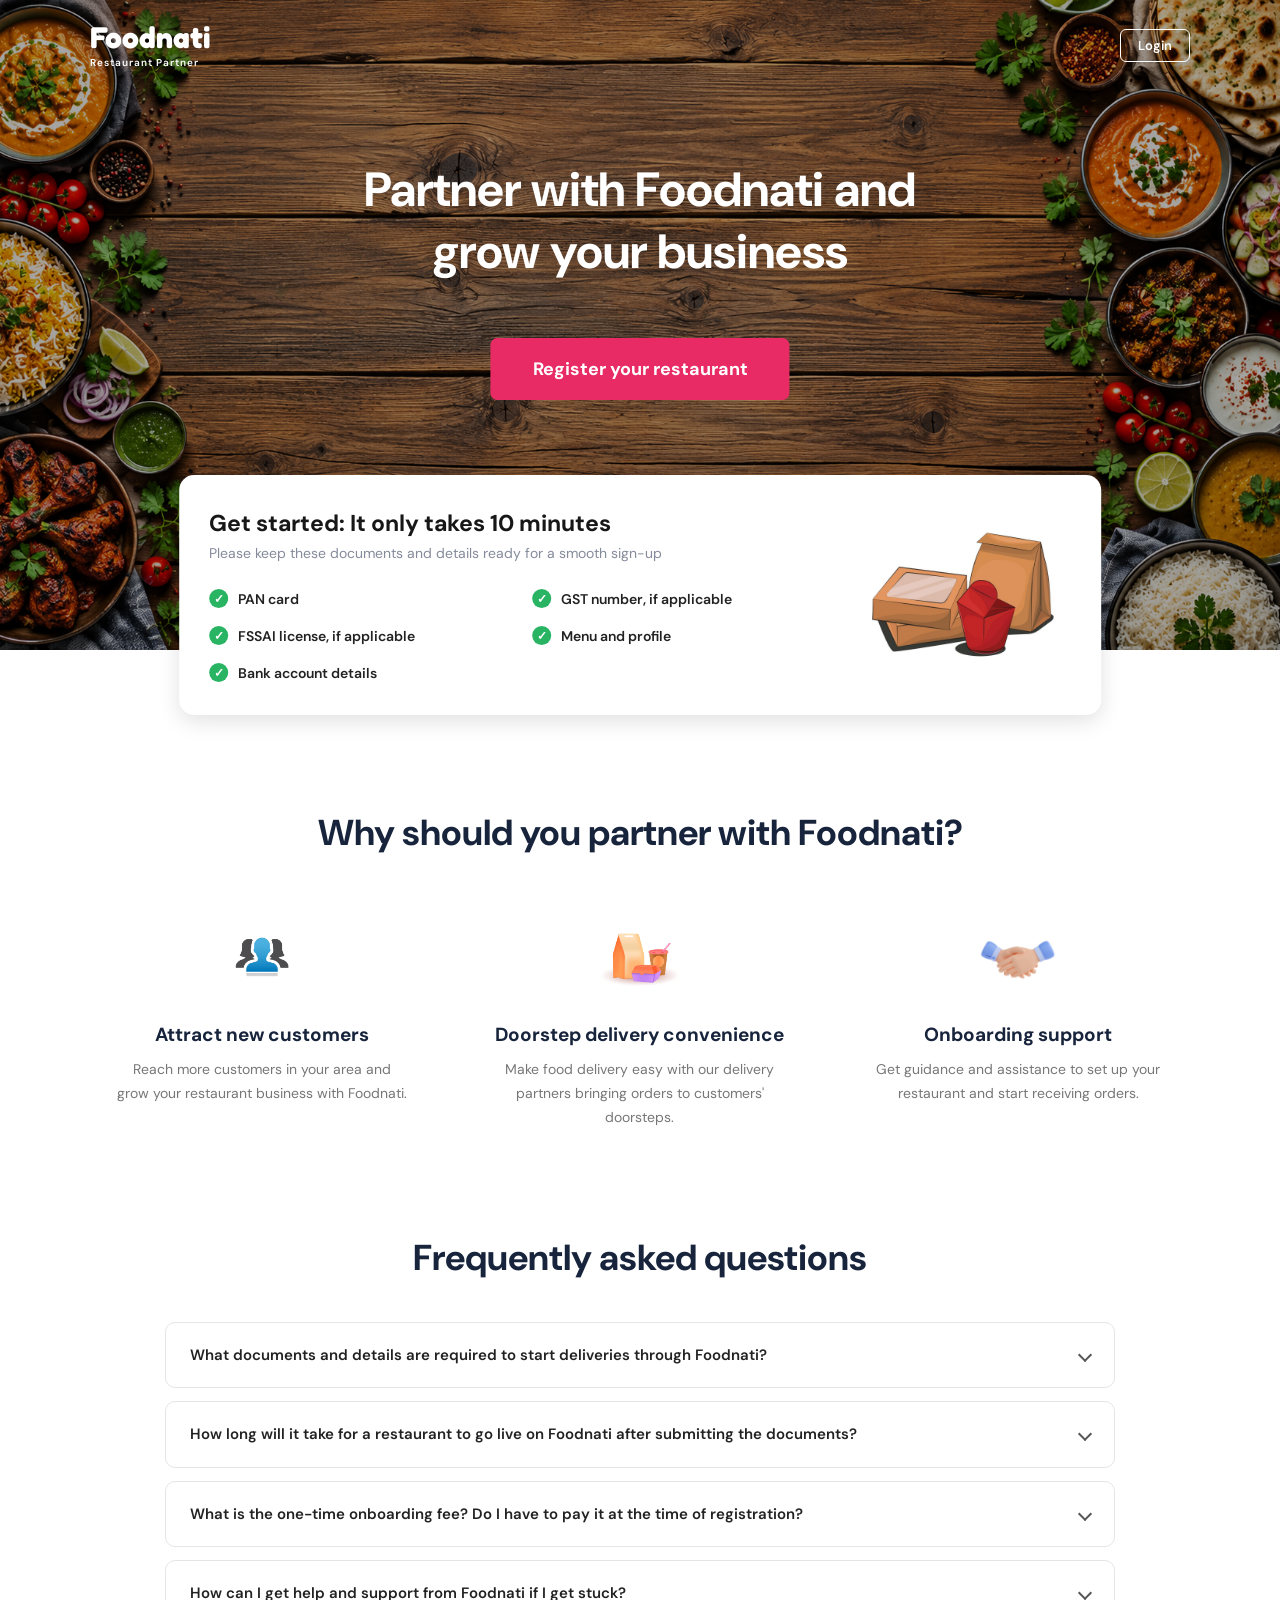
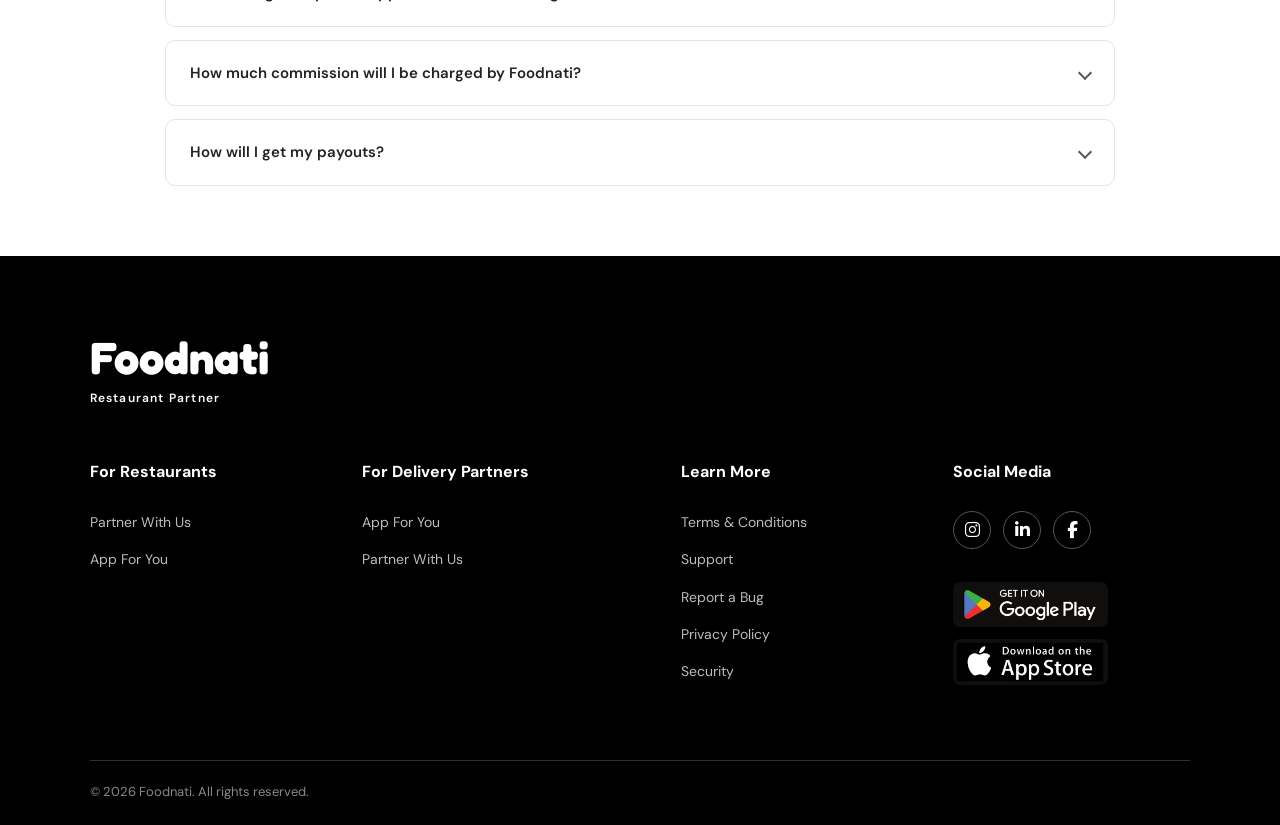
<file: respartner/register.html>
<!DOCTYPE html>
<html lang="en">
<head>

<meta charset="UTF-8">
<meta name="viewport" content="width=device-width, initial-scale=1.0">

<!-- FOODNATI RESTAURANT PARTNER SEO -->
<title>Foodnati | Restaurant Partner</title>

<meta name="description" content="Join Foodnati as a restaurant partner. Register your restaurant online, showcase your food menu, manage product images and prices, receive food orders and connect with local customers. Explore restaurant partnership opportunities with Foodnati in Tanuku, Andhra Pradesh.">

<!-- RESTAURANT PARTNER SEO KEYWORDS -->
<meta name="keywords" content="
Foodnati,
FOODNATI,
foodnati,
Foodnati official website,
Foodnati restaurant,
Foodnati restaurants,
Foodnati restaurant partner,
Foodnati restaurant partner website,
Foodnati restaurant partner app,
Foodnati restaurant registration,
Foodnati restaurant signup,
Foodnati restaurant login,
Foodnati restaurant dashboard,
Foodnati restaurant management,
Foodnati restaurant onboarding,
Foodnati restaurant listing,
Foodnati restaurant owner,
Foodnati restaurant owner registration,
Foodnati restaurant business,
Foodnati restaurant partnership,
Foodnati restaurant partner registration,
Foodnati restaurant partner apply online,
Foodnati restaurant order management,
Foodnati restaurant menu management,
Foodnati restaurant product management,
Foodnati restaurant food image upload,
Foodnati restaurant price management,
Foodnati restaurant notifications,
Foodnati restaurant orders,
Foodnati restaurant online orders,
Foodnati restaurant delivery,
Foodnati restaurant partner Tanuku,
Foodnati restaurant registration Tanuku,
Foodnati restaurant partner Andhra Pradesh,

restaurant partner,
restaurant partnership,
restaurant partner registration,
restaurant partner application,
restaurant partner website,
restaurant partner app,
restaurant partner platform,
restaurant partner dashboard,
restaurant registration,
restaurant registration online,
restaurant online registration,
restaurant signup online,
restaurant business registration,
restaurant owner registration,
register restaurant online,
register my restaurant,
list restaurant online,
list my restaurant online,
add restaurant online,
add my restaurant to food delivery app,
restaurant listing,
restaurant listing platform,
restaurant online listing,
restaurant food delivery partnership,
join food delivery platform,
join food delivery app,
restaurant onboarding,
restaurant onboarding platform,
restaurant management,
restaurant management system,
restaurant management dashboard,
restaurant online dashboard,
restaurant product management,
restaurant food product management,
restaurant menu management,
restaurant online menu,
restaurant menu upload,
restaurant menu update,
restaurant food image upload,
restaurant product image upload,
restaurant food pricing,
restaurant price management,
restaurant stock management,
restaurant availability management,
restaurant order management,
restaurant online order management,
restaurant order notifications,
restaurant order acceptance,
restaurant delivery orders,
restaurant customer orders,
restaurant business online,
restaurant digital business,
restaurant online sales,
restaurant online food orders,
restaurant food ordering system,
restaurant delivery platform,
restaurant food delivery app,
restaurant online ordering app,
restaurant food delivery service,
restaurant partner opportunities,
restaurant partner India,
restaurant registration India,

online food delivery,
online food ordering,
restaurant food delivery,
food delivery platform,
food delivery application,
food delivery website,
food ordering platform,
online restaurant ordering,
restaurant delivery service,
local restaurant delivery,
restaurant delivery near me,
restaurants near me,
food ordering near me,
restaurant partners near me,
restaurant registration near me,
restaurant food ordering India,
online food delivery India,

biryani restaurant partner,
pizza restaurant partner,
burger restaurant partner,
fast food restaurant partner,
tiffin restaurant partner,
breakfast restaurant partner,
lunch restaurant partner,
dinner restaurant partner,
snacks shop partner,
bakery partner,
juice shop partner,
ice cream shop partner,
cafe partner,
cloud kitchen partner,
food business partner,
local food business online,
food shop registration,
restaurant food business registration,

restaurant partner Tanuku,
restaurant registration Tanuku,
restaurant listing Tanuku,
restaurant owner Tanuku,
restaurant food delivery Tanuku,
restaurant business Tanuku,
online restaurant registration Tanuku,
restaurant onboarding Tanuku,
restaurants in Tanuku,
food delivery restaurants Tanuku,
restaurant partner Andhra Pradesh,
restaurant registration Andhra Pradesh,
restaurant delivery Andhra Pradesh,
food business Andhra Pradesh,

Foodnati customer app,
Foodnati restaurant partner app,
Foodnati delivery partner app,
Foodnati three applications,
Foodnati food delivery,
Foodnati food ordering,
Foodnati Tanuku,
Foodnati Andhra Pradesh,
Foodnati India,

Cezonal Solutions,
Cezonal Solutions Pvt Ltd,
Cezonal Solutions Private Limited,
Cezonal Solutions Tanuku,
Cezonal Solutions Andhra Pradesh,
Foodnati by Cezonal Solutions,
Sundar Reddy Foodnati,
Foodnati Sundar Reddy,
Surya Foodnati,
Foodnati Surya,
Cezonal Solutions Sundar Reddy,
Cezonal Solutions Surya
">

<!-- SEARCH ENGINE INDEXING -->
<meta name="robots" content="index, follow, max-image-preview:large, max-snippet:-1, max-video-preview:-1">
<meta name="googlebot" content="index, follow, max-image-preview:large">
<meta name="bingbot" content="index, follow">

<!-- WEBSITE IDENTITY -->
<meta name="author" content="Cezonal Solutions Pvt. Ltd.">
<meta name="publisher" content="Cezonal Solutions Pvt. Ltd.">
<meta name="application-name" content="Foodnati Restaurant Partner">
<meta name="theme-color" content="#E82B65">

<!-- CANONICAL URL -->
<link rel="canonical" href="https://foodnati.com/respartner/index.html">

<!-- ORIGINAL FAVICON - PRESERVED -->
<link rel="icon" type="image/png" href="favicon.png">
<link rel="apple-touch-icon" href="favicon.png">

<!-- LOCATION SEO -->
<meta name="geo.region" content="IN-AP">
<meta name="geo.placename" content="Tanuku, Andhra Pradesh, India">

<!-- FACEBOOK / WHATSAPP / LINKEDIN -->
<meta property="og:type" content="website">
<meta property="og:site_name" content="Foodnati">
<meta property="og:locale" content="en_IN">

<meta property="og:title" content="Foodnati Restaurant Partner | Register Your Restaurant">

<meta property="og:description" content="Grow your restaurant business with Foodnati. Register online, showcase your menu, manage food prices and receive customer orders through the Foodnati platform.">

<meta property="og:url" content="https://foodnati.com/respartner/index.html">

<!-- Upload this image before using -->
<meta property="og:image" content="https://foodnati.com/og-image.png">
<meta property="og:image:alt" content="Foodnati Restaurant Partner Registration">

<!-- TWITTER / X -->
<meta name="twitter:card" content="summary_large_image">
<meta name="twitter:title" content="Foodnati Restaurant Partner | Join Foodnati">
<meta name="twitter:description" content="Register your restaurant with Foodnati, showcase your menu and manage customer food orders online.">
<meta name="twitter:image" content="https://foodnati.com/og-image.png">

<!-- ORGANIZATION AND TEAM STRUCTURED DATA -->
<script type="application/ld+json">
{
  "@context": "https://schema.org",
  "@type": "Organization",
  "@id": "https://foodnati.com/#organization",
  "name": "Cezonal Solutions Pvt. Ltd.",
  "legalName": "Cezonal Solutions Private Limited",
  "brand": {
    "@type": "Brand",
    "name": "Foodnati"
  },
  "address": {
    "@type": "PostalAddress",
    "streetAddress": "2nd Floor, Opposite V Max",
    "addressLocality": "Tanuku",
    "addressRegion": "Andhra Pradesh",
    "addressCountry": "IN"
  },
  "member": [
    {
      "@type": "Person",
      "name": "Sundar Reddy",
      "jobTitle": "Director"
    },
    {
      "@type": "Person",
      "name": "Surya",
      "description": "Foodnati team support"
    }
  ]
}
</script>

<!-- RESTAURANT PARTNER WEBPAGE SCHEMA -->
<script type="application/ld+json">
{
  "@context": "https://schema.org",
  "@type": "WebPage",
  "@id": "https://foodnati.com/respartner/index.html#webpage",
  "url": "https://foodnati.com/respartner/index.html",
  "name": "Foodnati Restaurant Partner Registration",
  "description": "Register your restaurant with Foodnati, manage food menus, product images, prices and online customer orders.",
  "inLanguage": "en-IN",
  "about": {
    "@id": "https://foodnati.com/#organization"
  },
  "isPartOf": {
    "@type": "WebSite",
    "name": "Foodnati",
    "url": "https://foodnati.com/"
  }
}
</script>

<!-- RESTAURANT PARTNER BREADCRUMB -->
<script type="application/ld+json">
{
  "@context": "https://schema.org",
  "@type": "BreadcrumbList",
  "itemListElement": [
    {
      "@type": "ListItem",
      "position": 1,
      "name": "Foodnati",
      "item": "https://foodnati.com/"
    },
    {
      "@type": "ListItem",
      "position": 2,
      "name": "Restaurant Partner",
      "item": "https://foodnati.com/respartner/index.html"
    }
  ]
}
</script>

<!-- ORIGINAL FONT AWESOME ICONS - PRESERVED -->
<link rel="stylesheet"
href="https://cdnjs.cloudflare.com/ajax/libs/font-awesome/6.5.2/css/all.min.css">

<!-- ORIGINAL GOOGLE FONTS - PRESERVED -->
<link href="https://fonts.googleapis.com/css2?family=Fredoka:wght@400;500;600;700&family=DM+Sans:wght@400;500;600;700&display=swap" rel="stylesheet">

<!-- YOUR EXISTING CSS STARTS HERE -->
<style>


* {

  margin: 0;

  padding: 0;

  box-sizing: border-box;

}

html, body {

  width: 100%;

  margin: 0;

  padding: 0;

}

body {

  font-family: 'DM Sans', sans-serif;

  background: #ffffff;

  overflow-x: hidden;

}

/* FIRST SECTION */

.partner-section {

  position: relative;

  width: 100%;

  height: 650px;

  background-image:

    linear-gradient(

      rgba(0, 0, 0, 0.35),

      rgba(0, 0, 0, 0.35)

    ),

    url("patner.png");

  background-position: center;

  background-size: cover;

  background-repeat: no-repeat;

}

/* TOP NAVBAR */

.partner-navbar {

  position: fixed;

  top: 0;

  left: 0;

  z-index: 1000;

  width: 100%;

  display: flex;

  align-items: center;

  justify-content: space-between;

  padding: 22px 7%;

}

/* LEFT BRAND */

.partner-brand {

  display: flex;

  flex-direction: column;

  align-items: flex-start;

}

.partner-logo {

  font-family: 'Fredoka', sans-serif;

  font-size: 30px;

  font-weight: 700;

  line-height: 1;

  color: #ffffff;

}

.partner-brand-subtitle {

  font-family: 'DM Sans', sans-serif;

  font-size: 10px;

  font-weight: 600;

  letter-spacing: 1px;

  color: #ffffff;

  margin-top: 4px;

}

/* SMALL LOGIN BUTTON */

.partner-login {

  display: inline-flex;

  align-items: center;

  justify-content: center;

  padding: 7px 17px;

  border: 1px solid #ffffff;

  border-radius: 6px;

  background: transparent;

  color: #ffffff;

  font-family: 'DM Sans', sans-serif;

  font-size: 13px;

  font-weight: 600;

  text-decoration: none;

  transition: background 0.25s ease, color 0.25s ease;

}

.partner-login:hover {

  background: #ffffff;

  color: #17243B;

}

/* CENTER HERO CONTENT - MOVED DOWN */

.partner-hero-content {

  position: absolute;

  top: 43%;

  left: 50%;

  transform: translate(-50%, -50%);

  width: 94%;

  text-align: center;

  z-index: 2;

}

/* BOTH LINES SAME STYLE */

.partner-hero-heading {

  font-family: 'DM Sans', sans-serif;

  font-size: 48px;

  font-weight: 700;

  line-height: 1.3;

  color: #ffffff;

  margin: 0;

}

/* BIGGER REGISTER BUTTON */

.partner-register {

  display: inline-flex;

  align-items: center;

  justify-content: center;

  margin-top: 55px;

  padding: 19px 42px;

  background: #E82B65;

  color: #ffffff;

  border: none;

  border-radius: 7px;

  font-family: 'DM Sans', sans-serif;

  font-size: 18px;

  font-weight: 700;

  text-decoration: none;

  transition: background 0.25s ease, transform 0.25s ease;

}

.partner-register:hover {

  background: #d51e57;

  transform: translateY(-2px);

}

/* MOBILE VIEW */

@media screen and (max-width: 600px) {

  .partner-section {

    height: 480px;

    background-position: center;

  }

  .partner-navbar {

    padding: 20px 18px;

  }

  .partner-logo {

    font-size: 25px;

  }

  .partner-brand-subtitle {

    font-size: 9px;

    letter-spacing: 0.7px;

  }

  .partner-login {

    padding: 6px 14px;

    font-size: 12px;

    border-radius: 5px;

  }

  .partner-hero-content {

    top: 43%;

    width: 96%;

  }

  .partner-hero-heading {

    font-size: 30px;

    line-height: 1.3;

  }

  .partner-register {

    margin-top: 42px;

    padding: 16px 32px;

    font-size: 15px;

    border-radius: 6px;

  }

}

/* WHITE INFORMATION BOX */

.partner-info-box {

  position: absolute;

  z-index: 3;

  left: 50%;

  bottom: -65px;

  transform: translateX(-50%);

  width: 72%;

  min-height: 210px;

  padding: 25px 30px;

  display: flex;

  align-items: center;

  gap: 20px;

  background: #ffffff;

  border-radius: 15px;

  box-shadow: 0 6px 22px rgba(0,0,0,0.12);

}

/* LEFT SIDE */

.partner-box-content {

  flex: 1;

  min-width: 0;

}

/* HEADING */

.partner-box-title {

  font-family: 'DM Sans', sans-serif;

  font-size: 23px;

  font-weight: 700;

  color: #171717;

  margin: 0;

}

/* DESCRIPTION */

.partner-box-description {

  font-family: 'DM Sans', sans-serif;

  font-size: 14px;

  font-weight: 400;

  color: #858b9b;

  margin-top: 6px;

}

/* DOCUMENTS GRID */

.partner-documents {

  display: grid;

  grid-template-columns: 1fr 1fr;

  column-gap: 20px;

  row-gap: 18px;

  margin-top: 27px;

}

/* DOCUMENT ROW */

.partner-document {

  display: flex;

  align-items: center;

  gap: 10px;

  font-family: 'DM Sans', sans-serif;

  font-size: 14px;

  font-weight: 600;

  color: #222222;

}

/* GREEN TICK */

.green-tick {

  width: 19px;

  height: 19px;

  flex-shrink: 0;

  display: flex;

  align-items: center;

  justify-content: center;

  background: #28b463;

  color: #ffffff;

  border-radius: 50%;

  font-size: 12px;

  font-weight: 700;

}

/* RIGHT SIDE IMAGE */

.partner-box-image-wrap {

  width: 25%;

  flex-shrink: 0;

  display: flex;

  align-items: center;

  justify-content: center;

}

.partner-box-image {

  display: block;

  width: 100%;

  max-height: 190px;

  object-fit: contain;

}

/* MOBILE VIEW */

@media screen and (max-width: 600px) {

  .partner-info-box {

    width: 88%;

    height: auto;

    min-height: 0;

    bottom: -110px;

    padding: 20px 17px;

    border-radius: 12px;

    display: block;

  }

  .partner-box-content {

    width: 100%;

  }

  .partner-box-title {

    font-size: 18px;

    line-height: 1.3;

  }

  .partner-box-description {

    font-size: 12px;

    line-height: 1.5;

    margin-top: 7px;

  }

  .partner-documents {

    grid-template-columns: 1fr;

    row-gap: 13px;

    margin-top: 20px;

  }

  .partner-document {

    font-size: 12px;

    gap: 9px;

  }

  .green-tick {

    width: 18px;

    height: 18px;

    font-size: 11px;

  }

  /* HIDE IMAGE ON MOBILE */

  .partner-box-image-wrap {

    display: none;

  }

}

/* WHY PARTNER SECTION */

.why-partner-section {

  width: 100%;

  background: #ffffff;

  padding: 160px 20px 80px;

  text-align: center;

}

/* CENTER HEADING */

.why-partner-heading {

  font-family: 'DM Sans', sans-serif;

  font-size: 36px;

  font-weight: 700;

  line-height: 1.3;

  color: #17243B;

  margin: 0;

}

/* MOBILE VIEW */

@media screen and (max-width: 600px) {

  .why-partner-section {

    padding: 160px 18px 60px;

  }

  .why-partner-heading {

    font-size: 25px;

    line-height: 1.35;

  }

}

/* PARTNER BENEFITS */

.partner-benefits {

  display: grid;

  grid-template-columns: repeat(3, minmax(0, 1fr));

  gap: 35px;

  max-width: 1100px;

  margin: 55px auto 0;

}

/* EACH BENEFIT */

.partner-benefit {

  display: flex;

  flex-direction: column;

  align-items: center;

  text-align: center;

}

/* OWN IMAGE - NO CIRCLE */

.partner-benefit-image {

  display: block;

  width: 90px;

  height: 90px;

  object-fit: contain;

  background: transparent;

  border: none;

  border-radius: 0;

  box-shadow: none;

}

/* HEADING */

.partner-benefit h3 {

  font-family: 'DM Sans', sans-serif;

  font-size: 19px;

  font-weight: 700;

  line-height: 1.4;

  color: #17243B;

  margin: 20px 0 0;

}

/* DESCRIPTION */

.partner-benefit p {

  font-family: 'DM Sans', sans-serif;

  font-size: 14px;

  font-weight: 400;

  line-height: 1.7;

  color: #777777;

  margin: 10px 0 0;

  max-width: 290px;

}

/* MOBILE VIEW */

@media screen and (max-width: 600px) {

  .partner-benefits {

    grid-template-columns: repeat(3, minmax(0, 1fr));

    gap: 10px;

    margin-top: 35px;

  }

  .partner-benefit-image {

    width: 55px;

    height: 55px;

  }

  .partner-benefit h3 {

    font-size: 12px;

    line-height: 1.35;

    margin-top: 14px;

  }

  .partner-benefit p {

    font-size: 10px;

    line-height: 1.5;

    margin-top: 8px;

  }

}

/* FAQ SECTION */

.faq-section {

  width: 100%;

  background: #ffffff;

  padding: 25px 20px 70px;

}

/* CENTER HEADING */

.faq-heading {

  font-family: 'DM Sans', sans-serif;

  font-size: 36px;

  font-weight: 700;

  line-height: 1.3;

  color: #17243B;

  text-align: center;

  margin: 0 0 40px;

}

/* FAQ CONTAINER */

.faq-container {

  width: 100%;

  max-width: 950px;

  margin: 0 auto;

  display: flex;

  flex-direction: column;

  gap: 13px;

}

/* FAQ ITEM */

.faq-item {

  background: #ffffff;

  border: 1px solid #e5e5e5;

  border-radius: 10px;

  overflow: hidden;

}

/* QUESTION BUTTON */

.faq-question {

  width: 100%;

  padding: 21px 24px;

  display: flex;

  align-items: center;

  justify-content: space-between;

  gap: 20px;

  background: transparent;

  border: none;

  cursor: pointer;

  font-family: 'DM Sans', sans-serif;

  font-size: 15px;

  font-weight: 600;

  line-height: 1.5;

  color: #222222;

  text-align: left;

}

/* ARROW */

.faq-arrow {

  width: 10px;

  height: 10px;

  flex-shrink: 0;

  border-right: 2px solid #555555;

  border-bottom: 2px solid #555555;

  transform: rotate(45deg);

  transition: transform 0.35s ease;

}

/* ARROW WHEN OPEN */

.faq-item.active .faq-arrow {

  transform: rotate(225deg);

}

/* SMOOTH SLIDE DOWN / UP */

.faq-answer {

  display: grid;

  grid-template-rows: 0fr;

  opacity: 0;

  transition:

    grid-template-rows 0.4s ease,

    opacity 0.35s ease;

}

/* OPEN ANSWER */

.faq-item.active .faq-answer {

  grid-template-rows: 1fr;

  opacity: 1;

}

/* ANSWER TEXT */

.faq-answer-inner {

  min-height: 0;

  overflow: hidden;

  font-family: 'DM Sans', sans-serif;

  font-size: 14px;

  font-weight: 400;

  line-height: 1.8;

  color: #666666;

  padding: 0 24px;

  transition: padding 0.35s ease;

}

/* OPEN ANSWER SPACING */

.faq-item.active .faq-answer-inner {

  padding: 0 24px 22px;

}

/* MOBILE VIEW */

@media screen and (max-width: 600px) {

  .faq-section {

    padding: 20px 16px 55px;

  }

  .faq-heading {

    font-size: 25px;

    line-height: 1.35;

    margin-bottom: 28px;

  }

  .faq-container {

    gap: 10px;

  }

  .faq-item {

    border-radius: 8px;

  }

  .faq-question {

    padding: 17px 15px;

    font-size: 13px;

    line-height: 1.5;

    gap: 12px;

  }

  .faq-answer-inner {

    font-size: 12px;

    line-height: 1.7;

    padding: 0 15px;

  }

  .faq-item.active .faq-answer-inner {

    padding: 0 15px 18px;

  }

  .faq-arrow {

    width: 9px;

    height: 9px;

  }

}

/* ACCESSIBILITY */

@media (prefers-reduced-motion: reduce) {

  .faq-answer,

  .faq-answer-inner,

  .faq-arrow {

    transition: none;

  }

}

/* Foodnati RESTAURANT PARTNER FOOTER */

.foodnati-footer {

  width: 100%;

  background: #000000;

  color: #ffffff;

  padding: 75px 0 25px;

  box-sizing: border-box;

}

.foodnati-footer *,

.foodnati-footer ::before,

.foodnati-footer ::after {

  box-sizing: border-box;

}

/* MAIN CONTAINER */

.foodnati-footer-container {

  width: 100%;

  max-width: 1500px;

  margin: 0 auto;

  padding: 0 7%;

}

/* BRAND */

.foodnati-footer-brand {

  margin-bottom: 55px;

}

.foodnati-footer-brand h2 {

  font-family: 'Fredoka', sans-serif;

  font-size: 45px;

  font-weight: 700;

  color: #ffffff;

  margin: 0;

  line-height: 1.2;

}

/* RESTAURANT PARTNER UNDER LOGO */

.foodnati-footer-brand-subtitle {

  font-family: 'DM Sans', sans-serif;

  font-size: 12px;

  font-weight: 600;

  letter-spacing: 1.2px;

  color: #ffffff;

  margin: 5px 0 0;

  line-height: 1.4;

}

/* FOUR COLUMNS */

.foodnati-footer-links {

  display: grid;

  grid-template-columns: 1fr 1.2fr 1fr 1fr;

  gap: 35px;

  align-items: start;

}

/* EACH COLUMN */

.foodnati-footer-column {

  display: flex;

  flex-direction: column;

  align-items: flex-start;

  gap: 15px;

  min-width: 0;

}

/* COLUMN HEADINGS */

.foodnati-footer-column h3 {

  font-family: 'DM Sans', sans-serif;

  font-size: 16px;

  font-weight: 700;

  color: #ffffff;

  margin: 0 0 12px;

  line-height: 1.4;

}

/* FOOTER LINKS */

.foodnati-footer-column > a {

  font-family: 'DM Sans', sans-serif;

  font-size: 14px;

  font-weight: 400;

  color: #bcbcbc;

  text-decoration: none;

  line-height: 1.6;

  transition: color 0.2s ease;

}

.foodnati-footer-column > a:hover {

  color: #ffffff;

}

/* SOCIAL ICONS */

.foodnati-social-icons {

  display: flex;

  align-items: center;

  gap: 12px;

}

.foodnati-social-icons a {

  width: 38px;

  height: 38px;

  border: 1px solid #555555;

  border-radius: 50%;

  display: flex;

  align-items: center;

  justify-content: center;

  color: #ffffff;

  font-size: 17px;

  text-decoration: none;

  transition:

background 0.2s ease,

    border-color 0.2s ease;

}

.foodnati-social-icons a:hover {

  background: #E82B65;

  border-color: #E82B65;

}

/* APP DOWNLOAD BADGES */

.foodnati-footer-apps {

  display: flex;

  flex-direction: column;

  align-items: flex-start;

  gap: 12px;

  margin-top: 18px;

}

.foodnati-footer-apps a {

  display: block;

  text-decoration: none;

}

.foodnati-footer-apps img {

  display: block;

  width: 155px;

  max-width: 100%;

  height: auto;

  object-fit: contain;

}

/* COPYRIGHT */

.foodnati-footer-bottom {

  width: 100%;

  margin-top: 75px;

  padding-top: 22px;

  border-top: 1px solid #303030;

}

.foodnati-footer-bottom p {

  font-family: 'DM Sans', sans-serif;

  font-size: 13px;

  font-weight: 400;

  color: #888888;

  margin: 0;

  text-align: left;

}

/* TABLET VIEW */

@media (min-width: 601px) and (max-width: 1000px) {

  .foodnati-footer-container {

    padding: 0 6%;

  }

  .foodnati-footer-links {

    grid-template-columns: repeat(2, minmax(0, 1fr));

    column-gap: 45px;

    row-gap: 45px;

  }

  .foodnati-footer-apps img {

    width: 145px;

  }

}

/* MOBILE VIEW */

@media (max-width: 600px) {

  .foodnati-footer {

    padding: 50px 0 22px;

  }

  .foodnati-footer-container {

    padding: 0 22px;

  }

  /* BRAND */

  .foodnati-footer-brand {

    margin-bottom: 38px;

  }

  .foodnati-footer-brand h2 {

    font-size: 37px;

  }

  .foodnati-footer-brand-subtitle {

    font-size: 10px;

    letter-spacing: 1px;

    margin-top: 4px;

  }

  /* TWO COLUMNS */

  .foodnati-footer-links {

    grid-template-columns: repeat(2, minmax(0, 1fr));

    column-gap: 18px;

    row-gap: 38px;

  }

  .foodnati-footer-column {

    gap: 12px;

  }

  .foodnati-footer-column h3 {

    font-size: 14px;

    font-weight: 700;

    margin-bottom: 6px;

    line-height: 1.4;

  }

  .foodnati-footer-column > a {

    font-size: 12px;

    line-height: 1.5;

  }

  /* SOCIAL ICONS */

  .foodnati-social-icons {

    gap: 10px;

  }

  .foodnati-social-icons a {

    width: 34px;

    height: 34px;

    font-size: 15px;

  }

  /* APP BADGES */

  .foodnati-footer-apps {

    flex-direction: column;

    align-items: flex-start;

    gap: 10px;

    margin-top: 12px;

  }

  .foodnati-footer-apps img {

    width: 125px;

  }

  /* COPYRIGHT */

  .foodnati-footer-bottom {

    margin-top: 50px;

    padding-top: 18px;

  }

  .foodnati-footer-bottom p {

    font-size: 11px;

  }

}


/* Fixed transparent navigation; white background after scrolling */
.partner-navbar {
  background: transparent;
  transition: background-color .3s ease, box-shadow .3s ease;
}
.partner-navbar.nav-scrolled {
  background: #ffffff;
  box-shadow: 0 2px 14px rgba(0,0,0,.08);
}
.partner-navbar.nav-scrolled .partner-logo,
.partner-navbar.nav-scrolled .partner-brand-subtitle {
  color: #17243B;
}
.partner-navbar .partner-logo,
.partner-navbar .partner-brand-subtitle {
  transition: color .3s ease;
}
.partner-navbar.nav-scrolled .partner-login {
  border-color: #17243B;
  color: #17243B;
}
.partner-navbar.nav-scrolled .partner-login:hover {
  background: #17243B;
  color: #fff;
}

</style>

</head>

<body>

<!-- FIRST SECTION -->

<section class="partner-section">

  <!-- NAVBAR -->

  <nav class="partner-navbar">

    <!-- LEFT BRAND -->

    <div class="partner-brand">

      <div class="partner-logo">Foodnati</div>

      <div class="partner-brand-subtitle">

        Restaurant Partner

      </div>

    </div>

    <!-- RIGHT LOGIN -->

    <a href="login.html" class="partner-login">

      Login

    </a>

  </nav>

  <!-- CENTER HEADING AND BUTTON -->

  <div class="partner-hero-content">

    <h1 class="partner-hero-heading">

      Partner with Foodnati and<br>

      grow your business

    </h1>

    <a href="register.html" class="partner-register">

      Register your restaurant

    </a>

  </div>

<div class="partner-info-box">

  <!-- LEFT SIDE CONTENT -->

  <div class="partner-box-content">

    <h2 class="partner-box-title">

      Get started: It only takes 10 minutes

    </h2>

    <p class="partner-box-description">

      Please keep these documents and details ready for a smooth sign-up

    </p>

    <div class="partner-documents">

      <div class="partner-document">

        <span class="green-tick">✓</span>

        <span>PAN card</span>

      </div>

      <div class="partner-document">

        <span class="green-tick">✓</span>

        <span>GST number, if applicable</span>

      </div>

      <div class="partner-document">

        <span class="green-tick">✓</span>

        <span>FSSAI license, if applicable</span>

      </div>

      <div class="partner-document">

        <span class="green-tick">✓</span>

        <span>Menu and profile</span>

      </div>

      <div class="partner-document">

        <span class="green-tick">✓</span>

        <span>Bank account details</span>

      </div>

    </div>

  </div>

  <!-- RIGHT SIDE IMAGE - PC ONLY -->

  <div class="partner-box-image-wrap">

    <img

      src="hs.jpg"

      alt="Restaurant Partner"

      class="partner-box-image"

    >

  </div>

</div>

</section>

<!-- WHY PARTNER WITH Foodnati SECTION -->

<section class="why-partner-section">

  <h2 class="why-partner-heading">

    Why should you partner with Foodnati?

  </h2>

<!-- PARTNER BENEFITS -->

<div class="partner-benefits">

  <!-- BENEFIT 1 -->

  <div class="partner-benefit">

    <img

      src="cus.png"

      alt="Attract new customers"

      class="partner-benefit-image"

    >

    <h3>Attract new customers</h3>

    <p>

      Reach more customers in your area and grow

      your restaurant business with Foodnati.

    </p>

  </div>

  <!-- BENEFIT 2 -->

  <div class="partner-benefit">

    <img

      src="food.avif"

      alt="Doorstep delivery"

      class="partner-benefit-image"

    >

    <h3>Doorstep delivery convenience</h3>

    <p>

      Make food delivery easy with our delivery

      partners bringing orders to customers' doorsteps.

    </p>

  </div>

  <!-- BENEFIT 3 -->

  <div class="partner-benefit">

    <img

      src="suppoer.avif"

      alt="Onboarding support"

      class="partner-benefit-image"

    >

    <h3>Onboarding support</h3>

    <p>

      Get guidance and assistance to set up your

      restaurant and start receiving orders.

    </p>

  </div>

</div>

</section>

<!-- FAQ SECTION -->

<section class="faq-section">

  <h2 class="faq-heading">

    Frequently asked questions

  </h2>

  <div class="faq-container">

    <!-- FAQ 1 -->

    <div class="faq-item">

      <button class="faq-question" type="button" aria-expanded="false">

        <span>

          What documents and details are required to start deliveries through Foodnati?

        </span>

        <span class="faq-arrow"></span>

      </button>

      <div class="faq-answer">

        <div class="faq-answer-inner">

          To register your restaurant with Foodnati, you need

          your PAN card, GST number (if applicable),

          FSSAI license (if applicable), restaurant menu,

          restaurant profile and bank account details.

          These documents are required for restaurant

          verification and to ensure a smooth onboarding process.

        </div>

      </div>

    </div>

    <!-- FAQ 2 -->

    <div class="faq-item">

      <button class="faq-question" type="button" aria-expanded="false">

        <span>

          How long will it take for a restaurant to go live on Foodnati after submitting the documents?

        </span>

        <span class="faq-arrow"></span>

      </button>

      <div class="faq-answer">

        <div class="faq-answer-inner">

          Once you submit the required documents, our team

          will review and verify your restaurant details.

          Your restaurant will go live on Foodnati after

          successful verification and completion of the

          onboarding process. The time may vary depending

          on document verification.

        </div>

      </div>

    </div>

    <!-- FAQ 3 -->

    <div class="faq-item">

      <button class="faq-question" type="button" aria-expanded="false">

        <span>

          What is the one-time onboarding fee? Do I have to pay it at the time of registration?

        </span>

        <span class="faq-arrow"></span>

      </button>

      <div class="faq-answer">

        <div class="faq-answer-inner">

          There is no onboarding fee to join Foodnati.

          Restaurant registration and onboarding are

          completely free. You do not need to pay

          anything at the time of registration.

        </div>

      </div>

    </div>

    <!-- FAQ 4 -->

    <div class="faq-item">

      <button class="faq-question" type="button" aria-expanded="false">

        <span>

          How can I get help and support from Foodnati if I get stuck?

        </span>

        <span class="faq-arrow"></span>

      </button>

      <div class="faq-answer">

        <div class="faq-answer-inner">

          Our Foodnati support team is here to help you

          with restaurant registration, document verification,

          menu setup, order management and other

          onboarding-related questions.

        </div>

      </div>

    </div>

    <!-- FAQ 5 -->

    <div class="faq-item">

      <button class="faq-question" type="button" aria-expanded="false">

        <span>

          How much commission will I be charged by Foodnati?

        </span>

        <span class="faq-arrow"></span>

      </button>

      <div class="faq-answer">

        <div class="faq-answer-inner">

          The applicable commission or platform charges

          will be clearly explained during onboarding.

          You can review the agreed pricing terms

          before you start receiving orders through Foodnati.

        </div>

      </div>

    </div>

    <!-- FAQ 6 -->

    <div class="faq-item">

      <button class="faq-question" type="button" aria-expanded="false">

        <span>

          How will I get my payouts?

        </span>

        <span class="faq-arrow"></span>

      </button>

      <div class="faq-answer">

        <div class="faq-answer-inner">

          Your restaurant earnings will be transferred

          directly to your registered bank account

          within 2 days after the transaction,

          subject to successful payment processing

          and any applicable adjustments.

        </div>

      </div>

    </div>

  </div>

</section>

<!-- Foodnati RESTAURANT PARTNER FOOTER -->

<footer class="foodnati-footer">

  <div class="foodnati-footer-container">

    <!-- BRAND -->

    <div class="foodnati-footer-brand">

      <h2>Foodnati</h2>

      <p class="foodnati-footer-brand-subtitle">

        Restaurant Partner

      </p>

    </div>

    <!-- FOUR COLUMNS -->

    <div class="foodnati-footer-links">

      <!-- FOR RESTAURANTS -->

      <div class="foodnati-footer-column">

        <h3>For Restaurants</h3>

        <a href="register.html">Partner With Us</a>

        <a href="login.html">App For You</a>

      </div>

      <!-- FOR DELIVERY PARTNERS -->

      <div class="foodnati-footer-column">

        <h3>For Delivery Partners</h3>

        <a href="#">App For You</a>

        <a href="#">Partner With Us</a>

      </div>

      <!-- LEARN MORE -->

      <div class="foodnati-footer-column">

        <h3>Learn More</h3>

        <a href="#">Terms & Conditions</a>

        <a href="#">Support</a>

        <a href="#">Report a Bug</a>

        <a href="#">Privacy Policy</a>

        <a href="#">Security</a>

      </div>

      <!-- SOCIAL MEDIA -->

      <div class="foodnati-footer-column">

        <h3>Social Media</h3>

        <div class="foodnati-social-icons">

          <a href="#" aria-label="Instagram">

            <i class="fa-brands fa-instagram"></i>

          </a>

          <a href="#" aria-label="LinkedIn">

            <i class="fa-brands fa-linkedin-in"></i>

          </a>

          <a href="#" aria-label="Facebook">

            <i class="fa-brands fa-facebook-f"></i>

          </a>

        </div>

        <!-- APP DOWNLOAD BADGES -->

        <div class="foodnati-footer-apps">

          <a href="#" aria-label="Google Play">

            <img src="google.avif" alt="Get it on Google Play">

          </a>

          <a href="#" aria-label="App Store">

            <img src="app.avif" alt="Download on the App Store">

          </a>

        </div>

      </div>

    </div>

    <!-- COPYRIGHT -->

    <div class="foodnati-footer-bottom">

      <p>© 2026 Foodnati. All rights reserved.</p>

    </div>

  </div>

</footer>

<script>

document.querySelectorAll('.faq-question').forEach((button) => {

  button.addEventListener('click', () => {

    const currentItem = button.closest('.faq-item');

    const isOpen = currentItem.classList.contains('active');

    // CLOSE ALL FAQ ITEMS

    document.querySelectorAll('.faq-item').forEach((item) => {

      item.classList.remove('active');

      item.querySelector('.faq-question')

        .setAttribute('aria-expanded', 'false');

    });

    // OPEN CLICKED FAQ

    if (!isOpen) {

      currentItem.classList.add('active');

      button.setAttribute('aria-expanded', 'true');

    }

  });

});

</script>


<script>
(function () {
  const navbar = document.querySelector('.partner-navbar');
  if (!navbar) return;
  function updateNavbar() {
    navbar.classList.toggle('nav-scrolled', window.scrollY > 20);
  }
  window.addEventListener('scroll', updateNavbar, { passive: true });
  updateNavbar();
})();
</script>

</body>

</html>
</file>
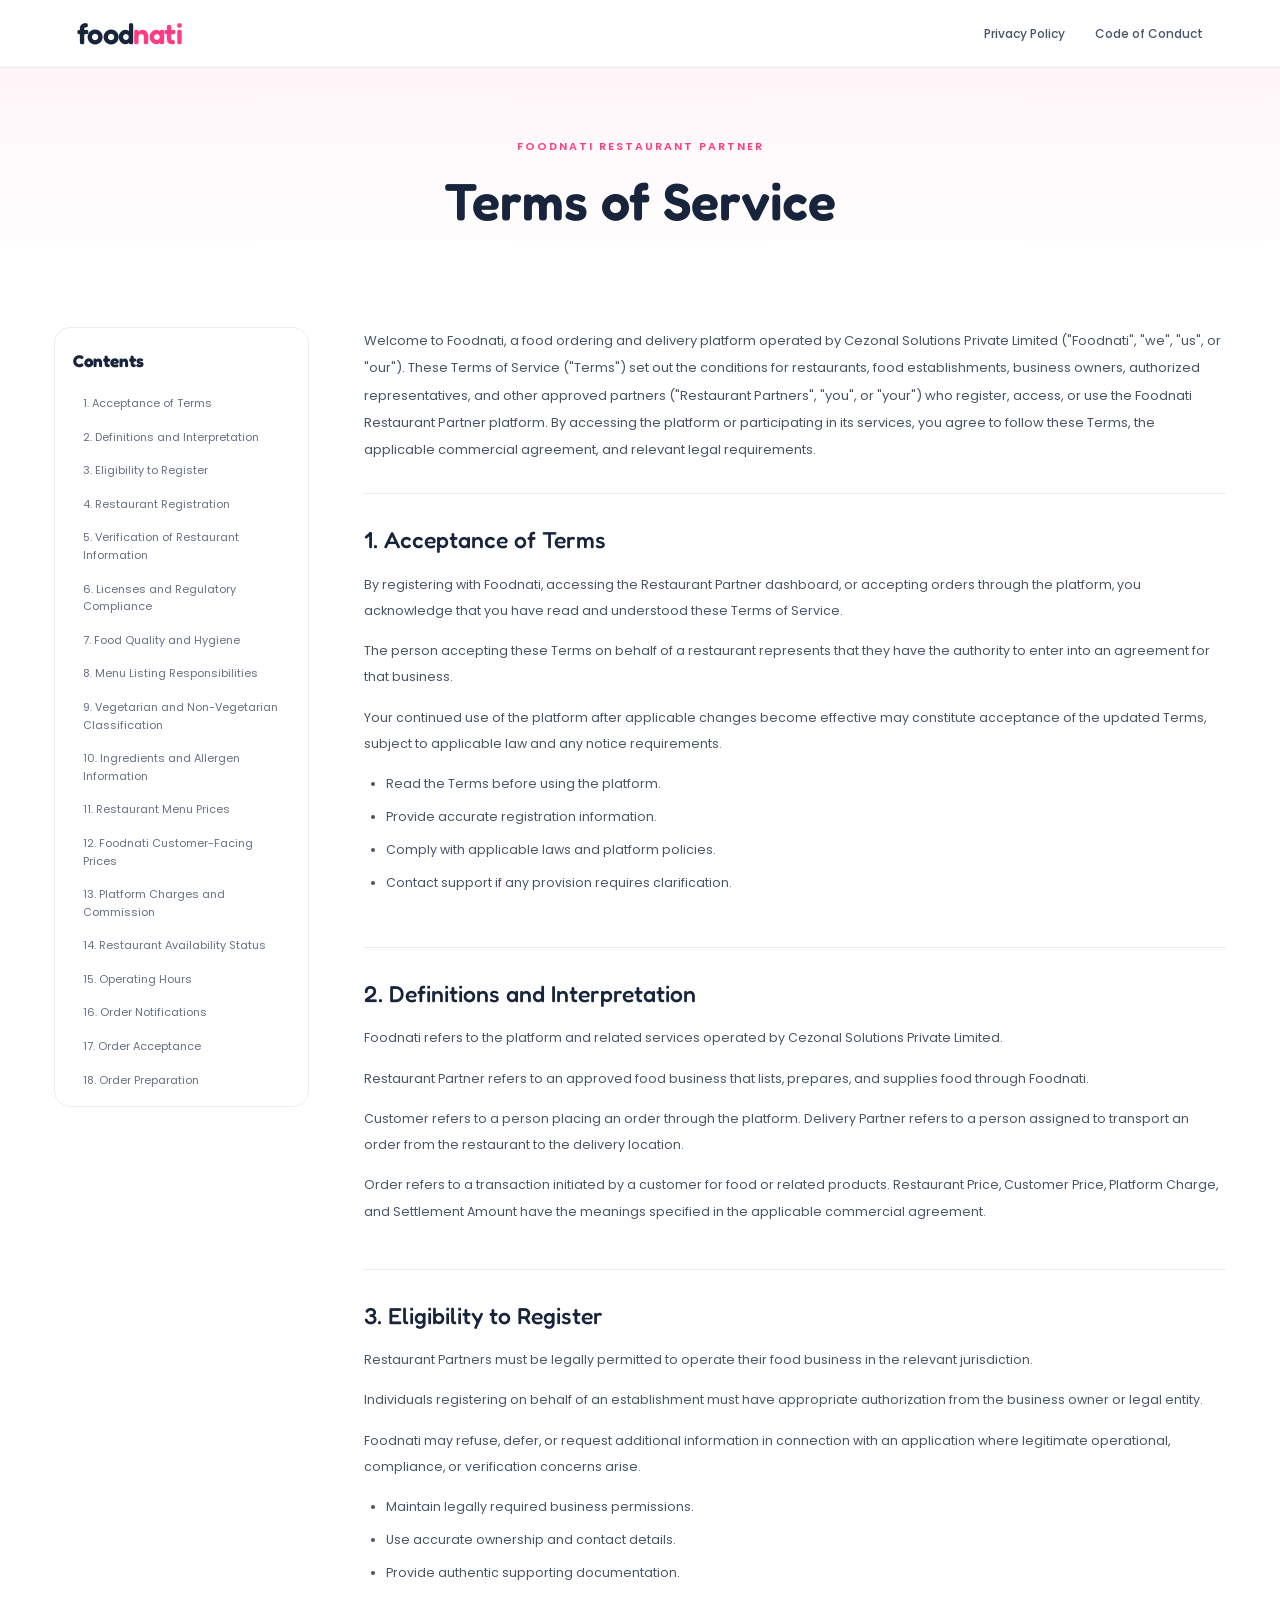
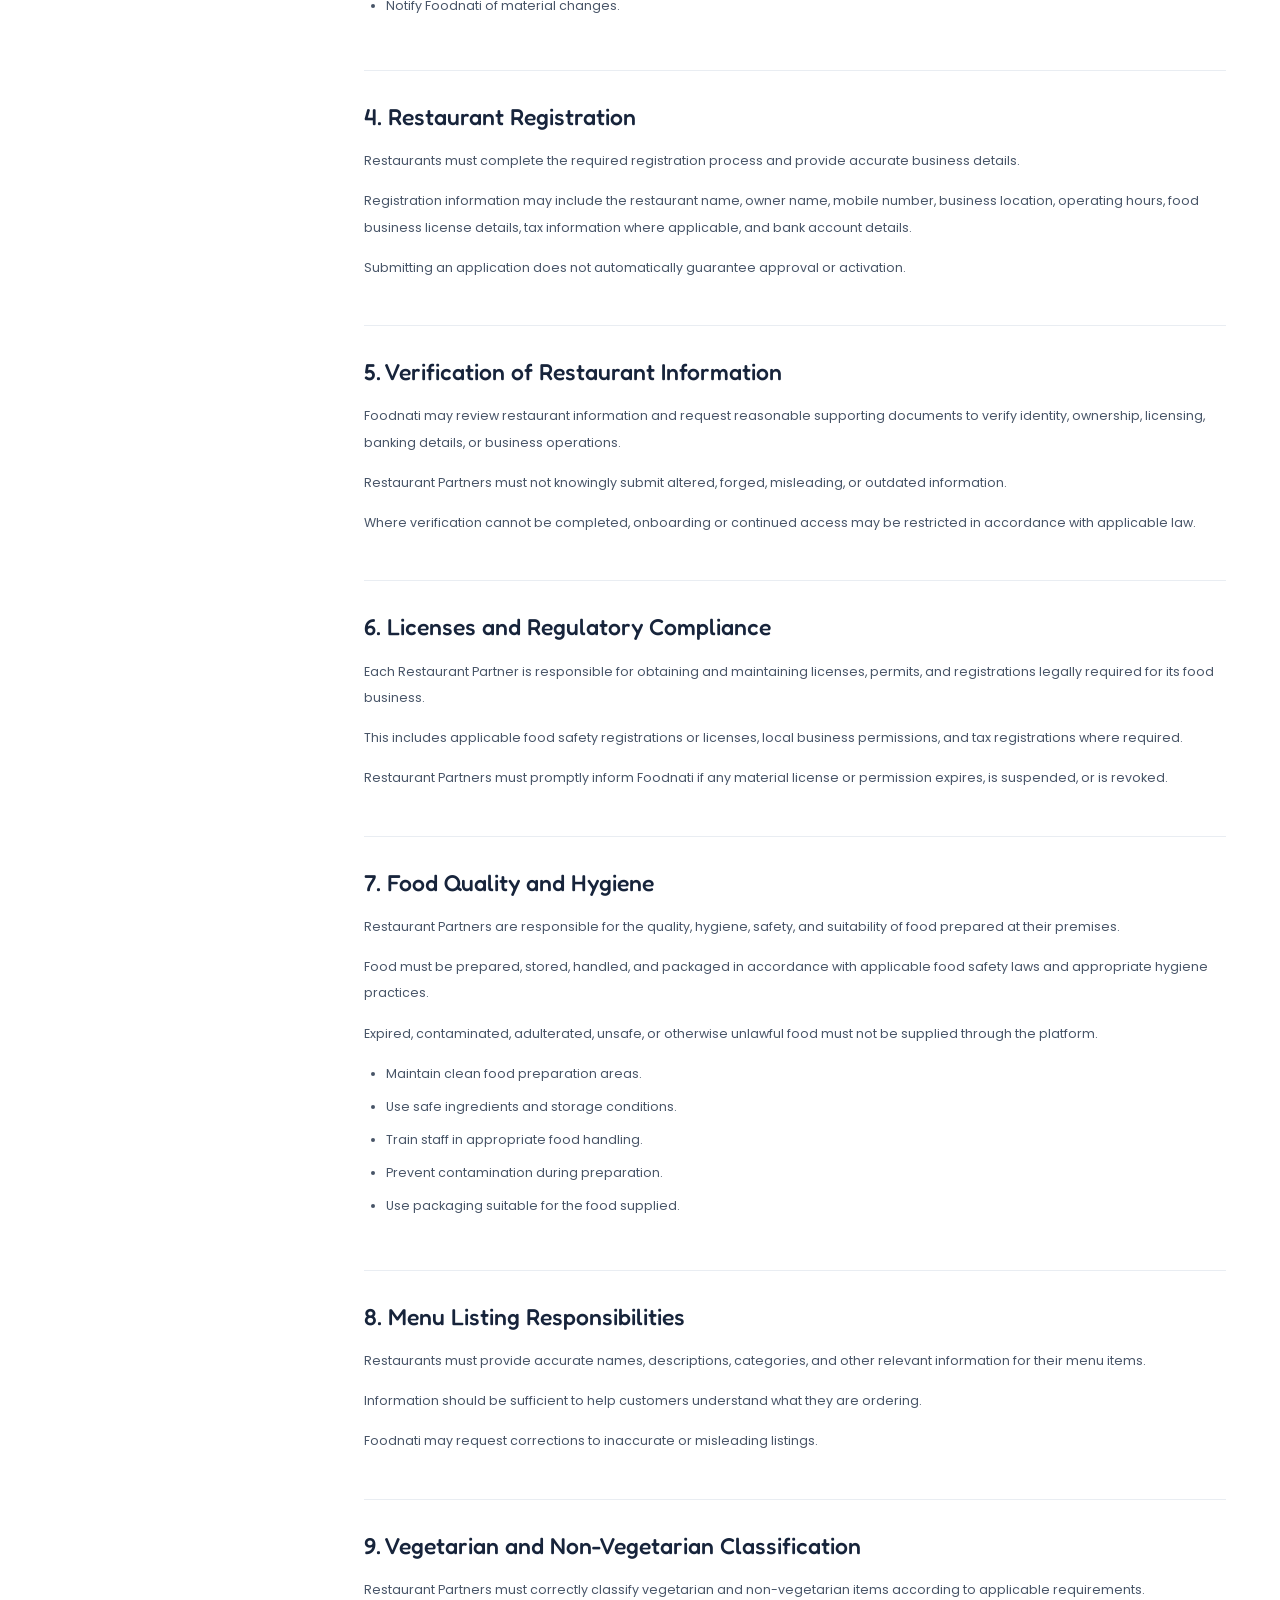
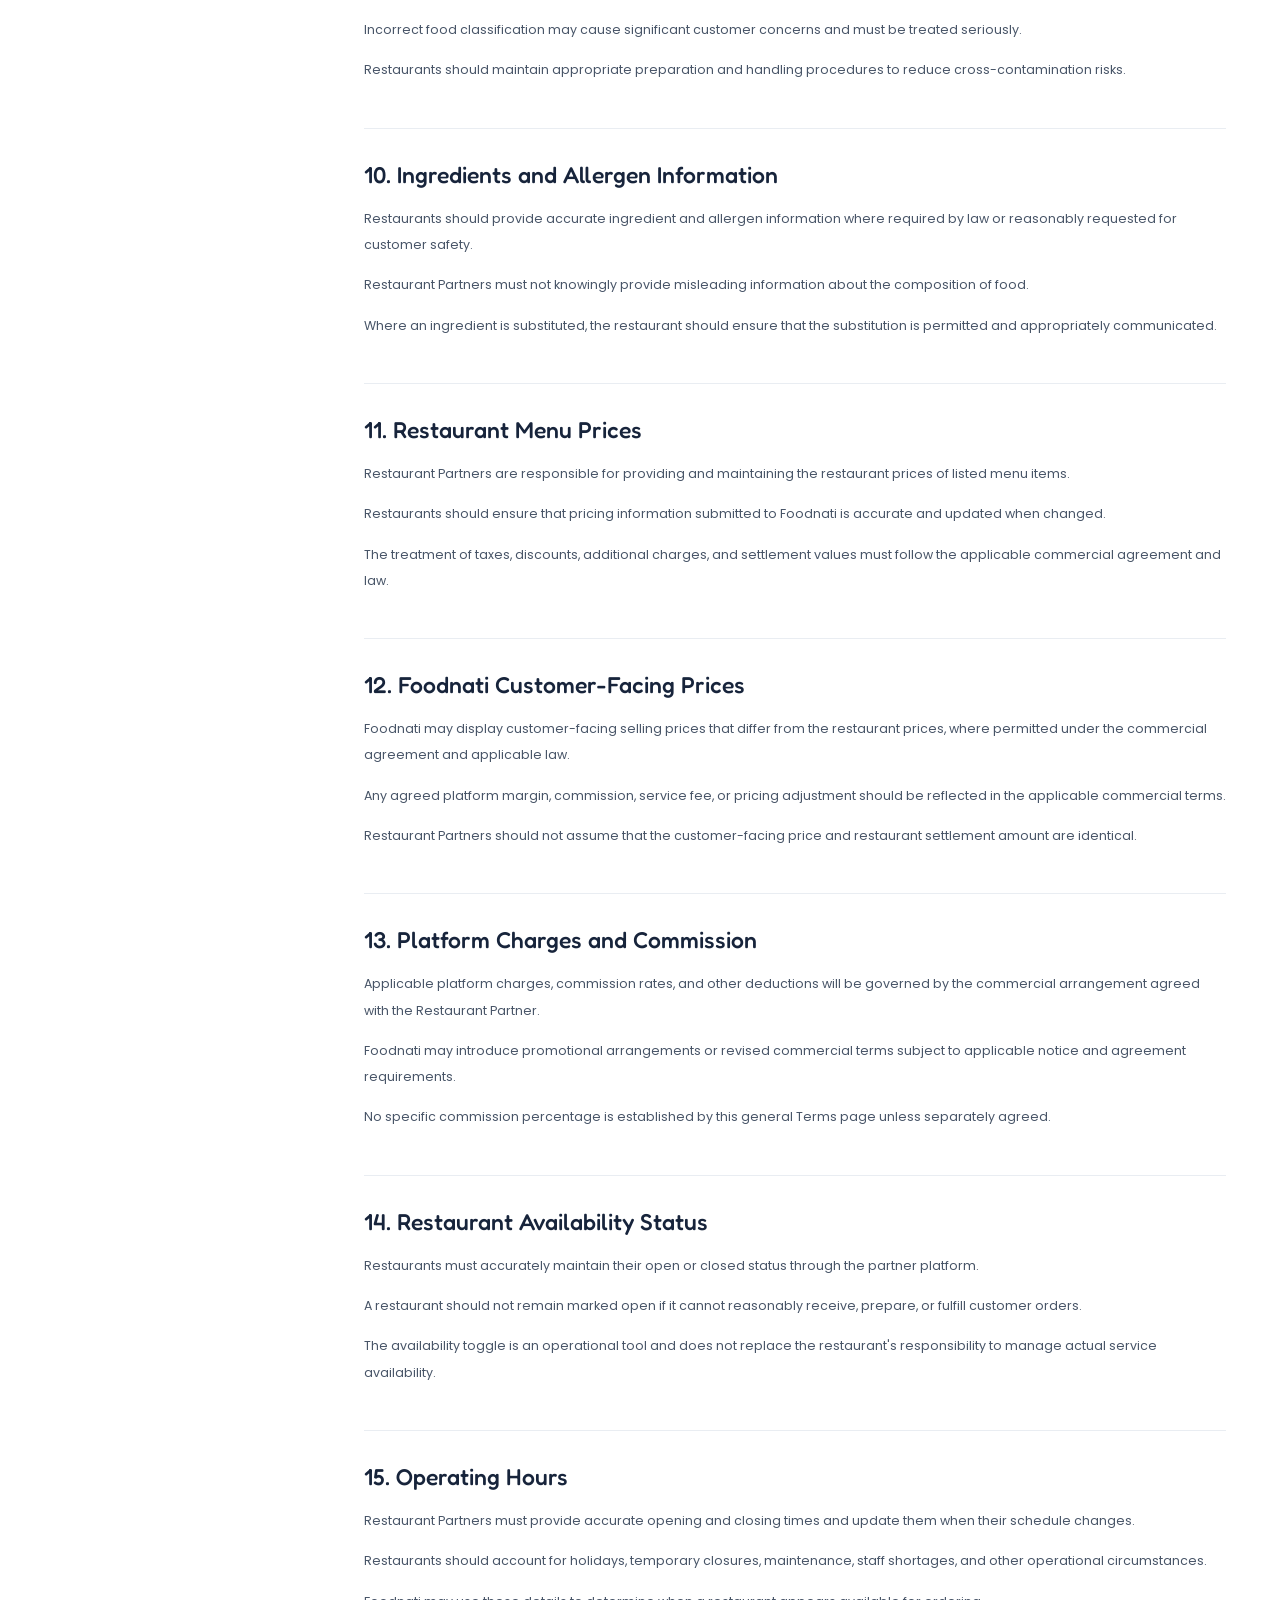
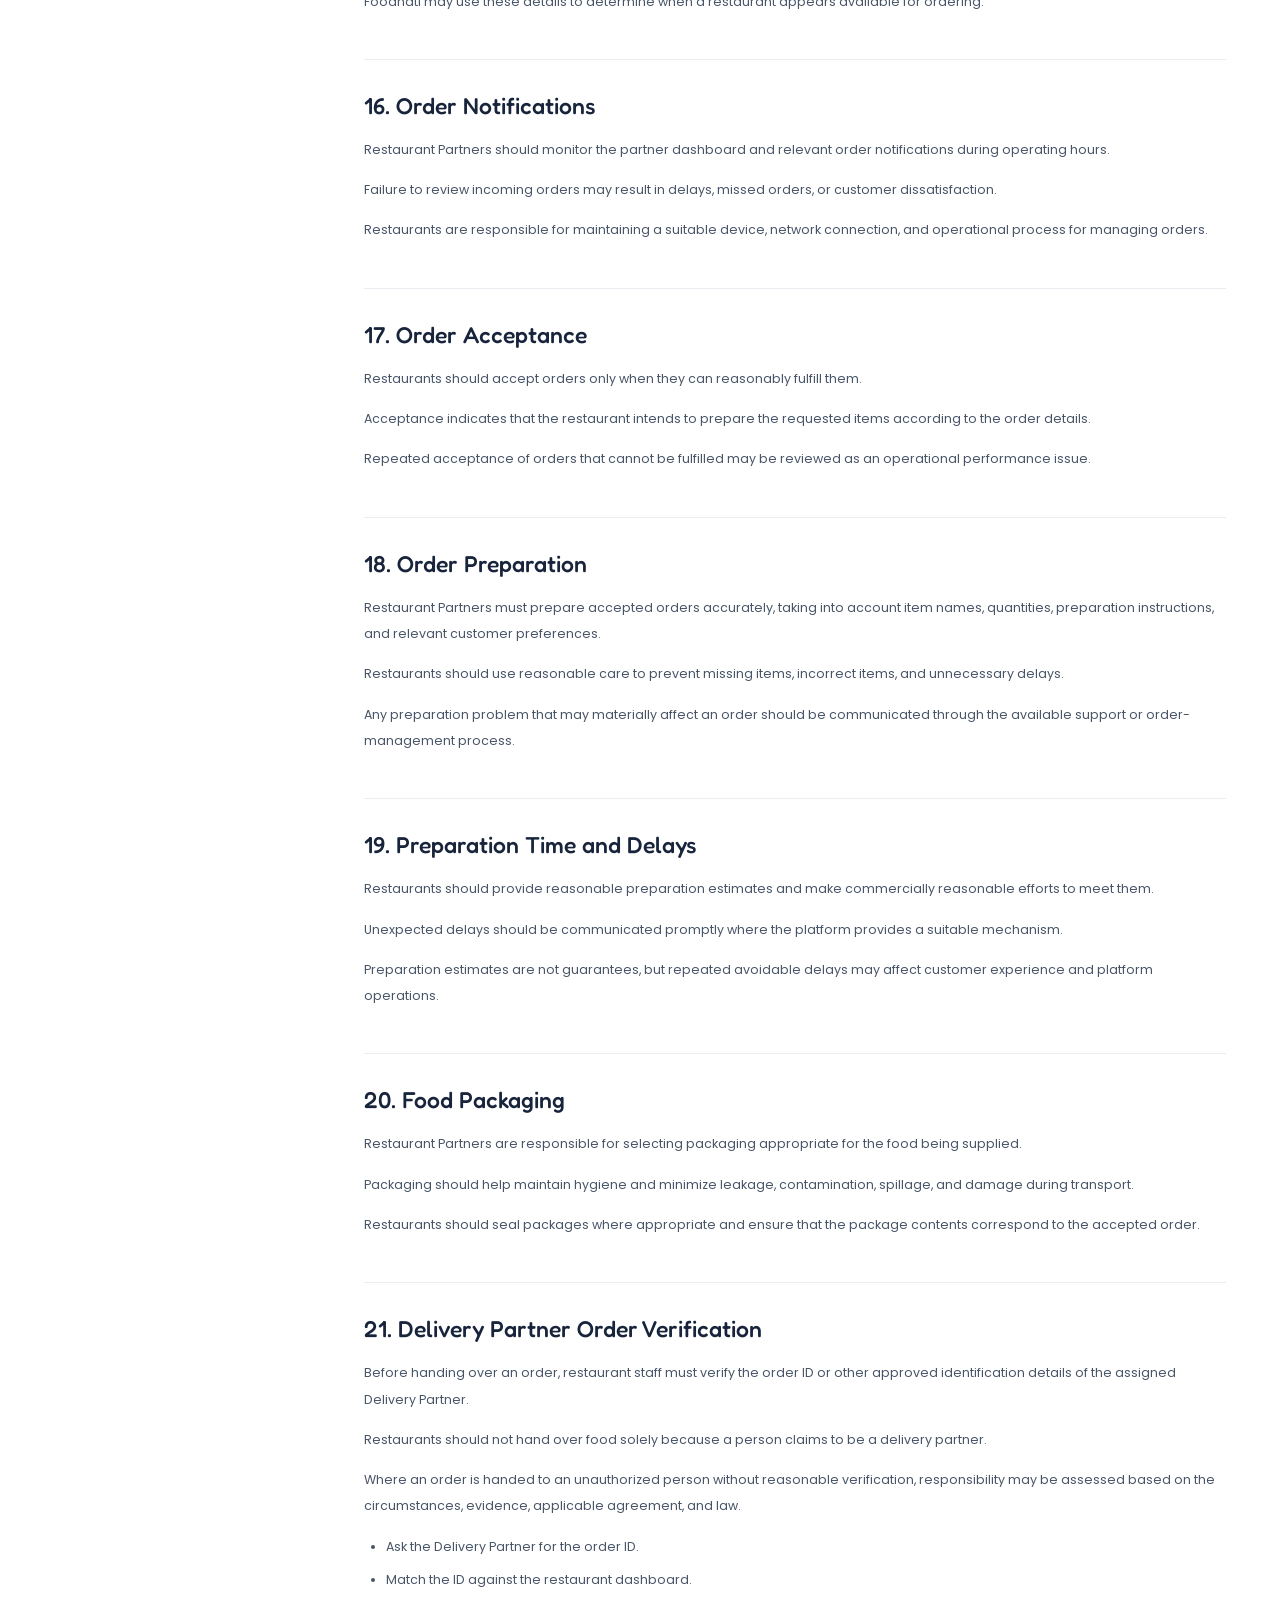
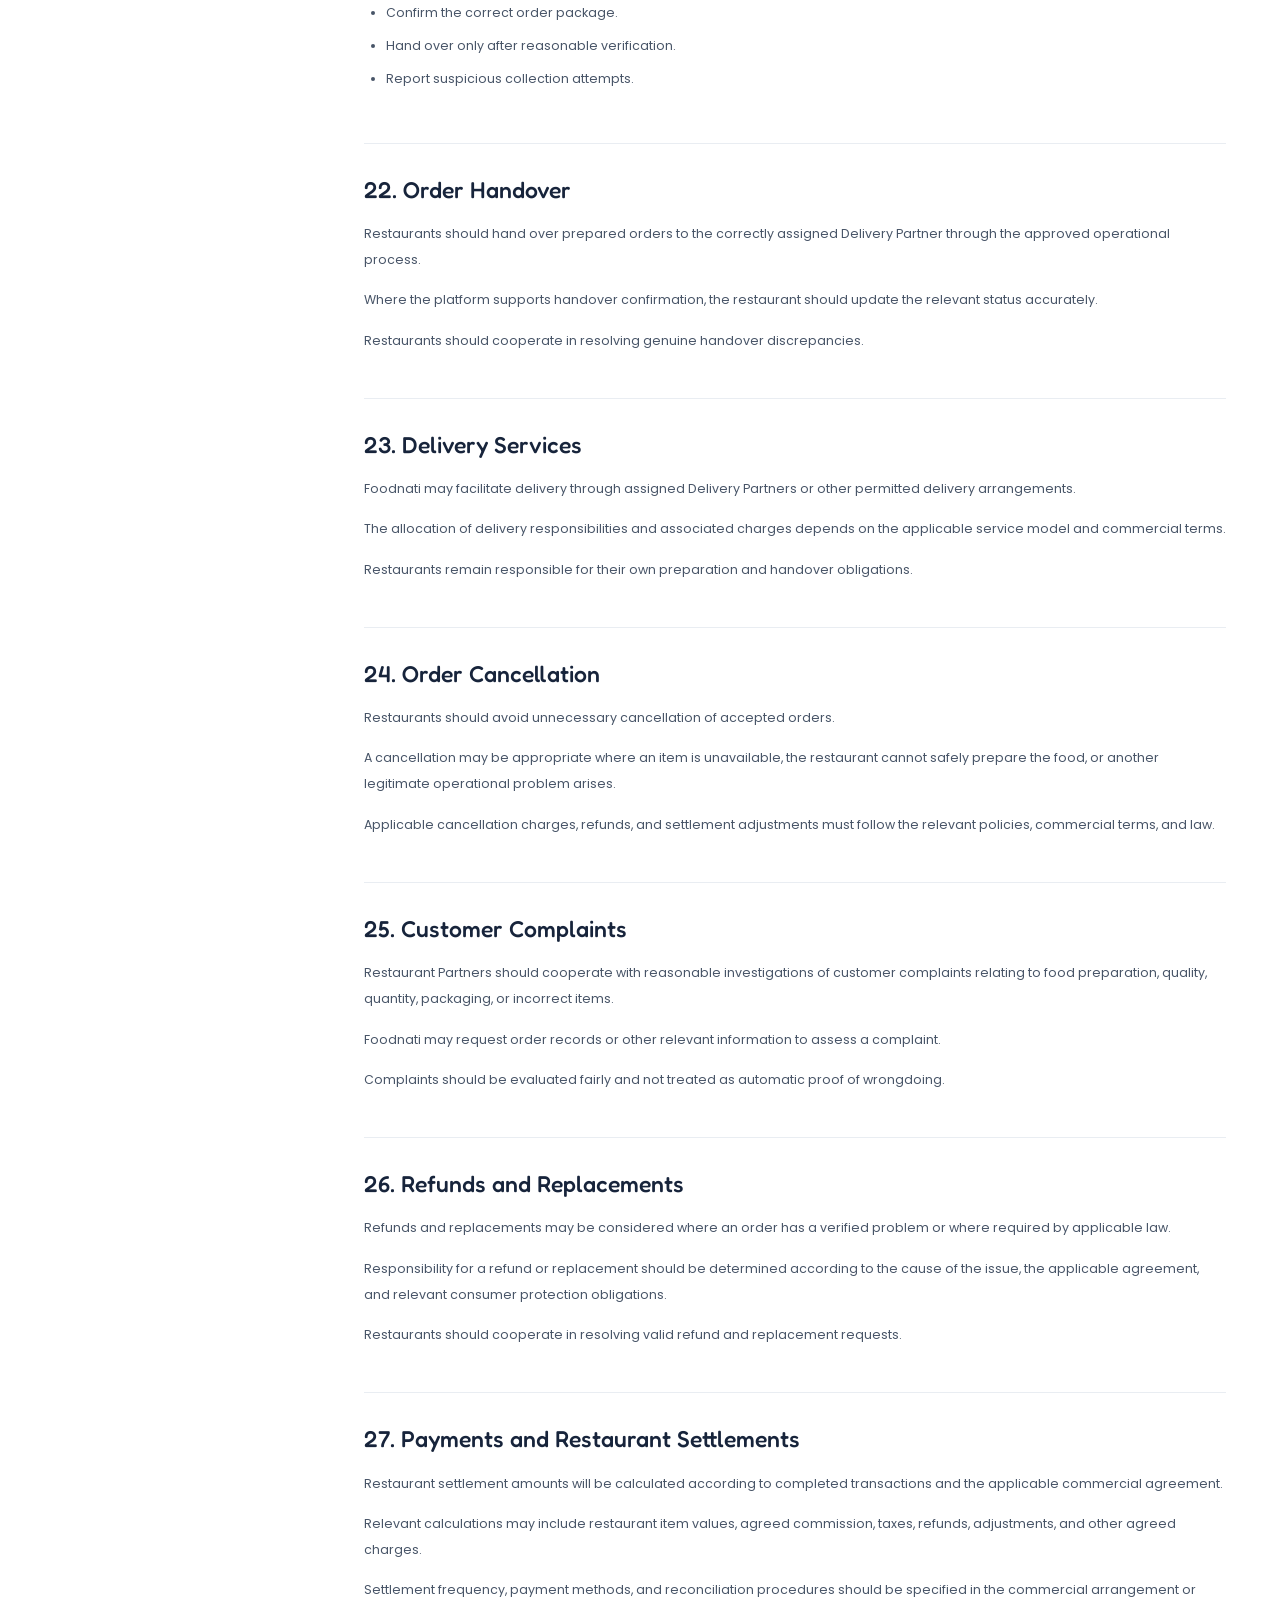
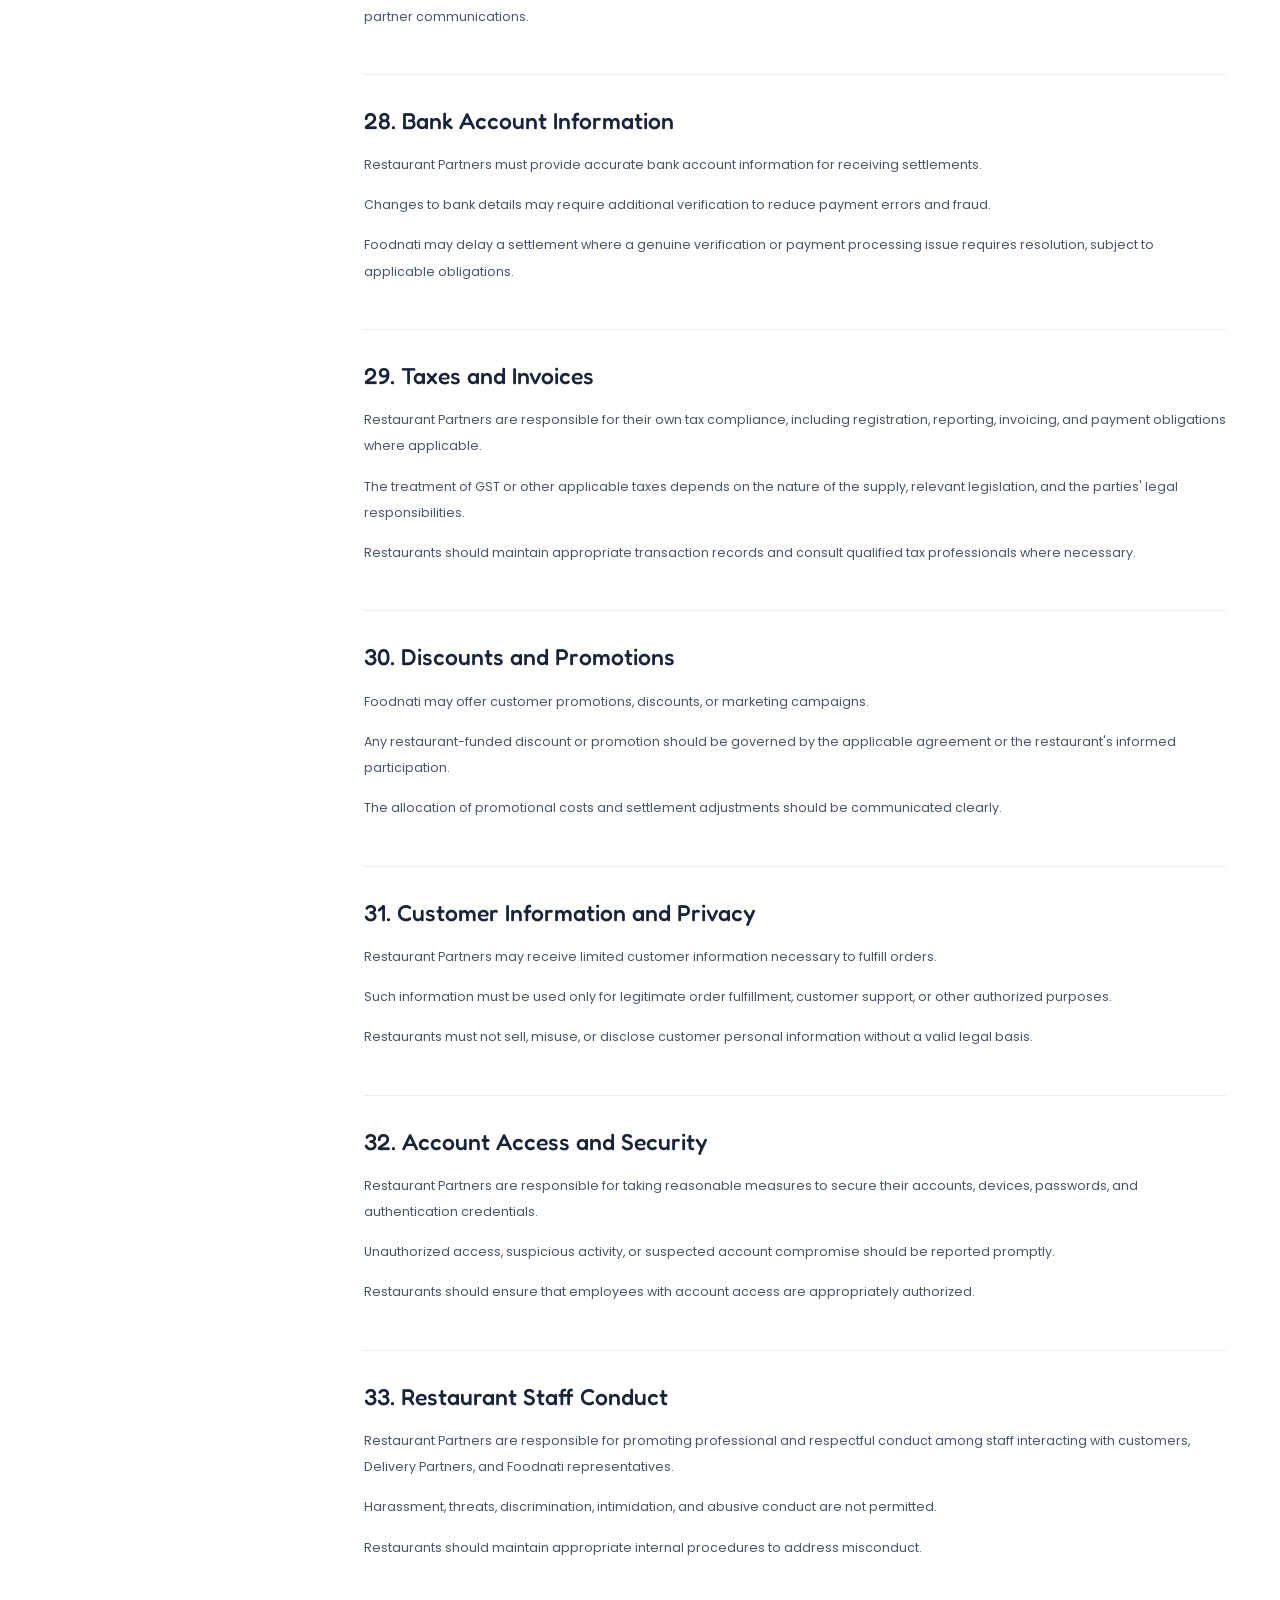
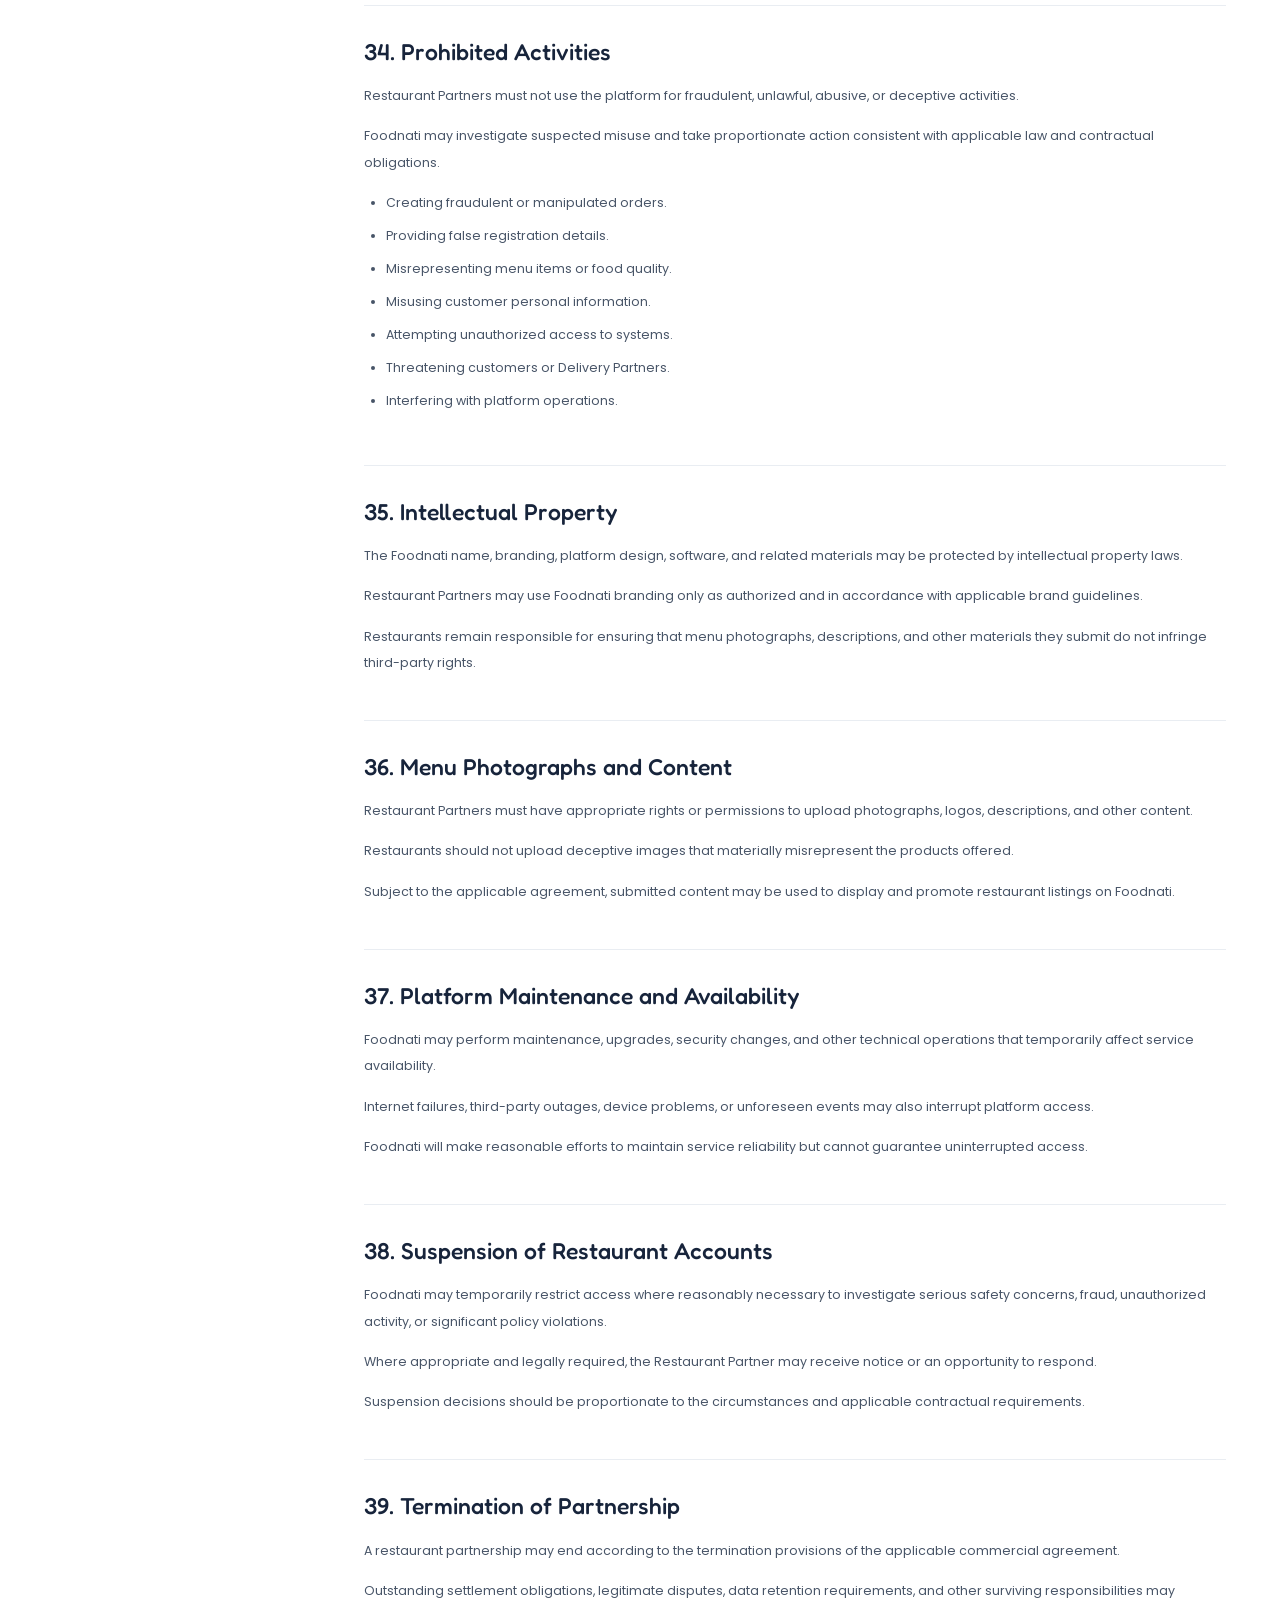
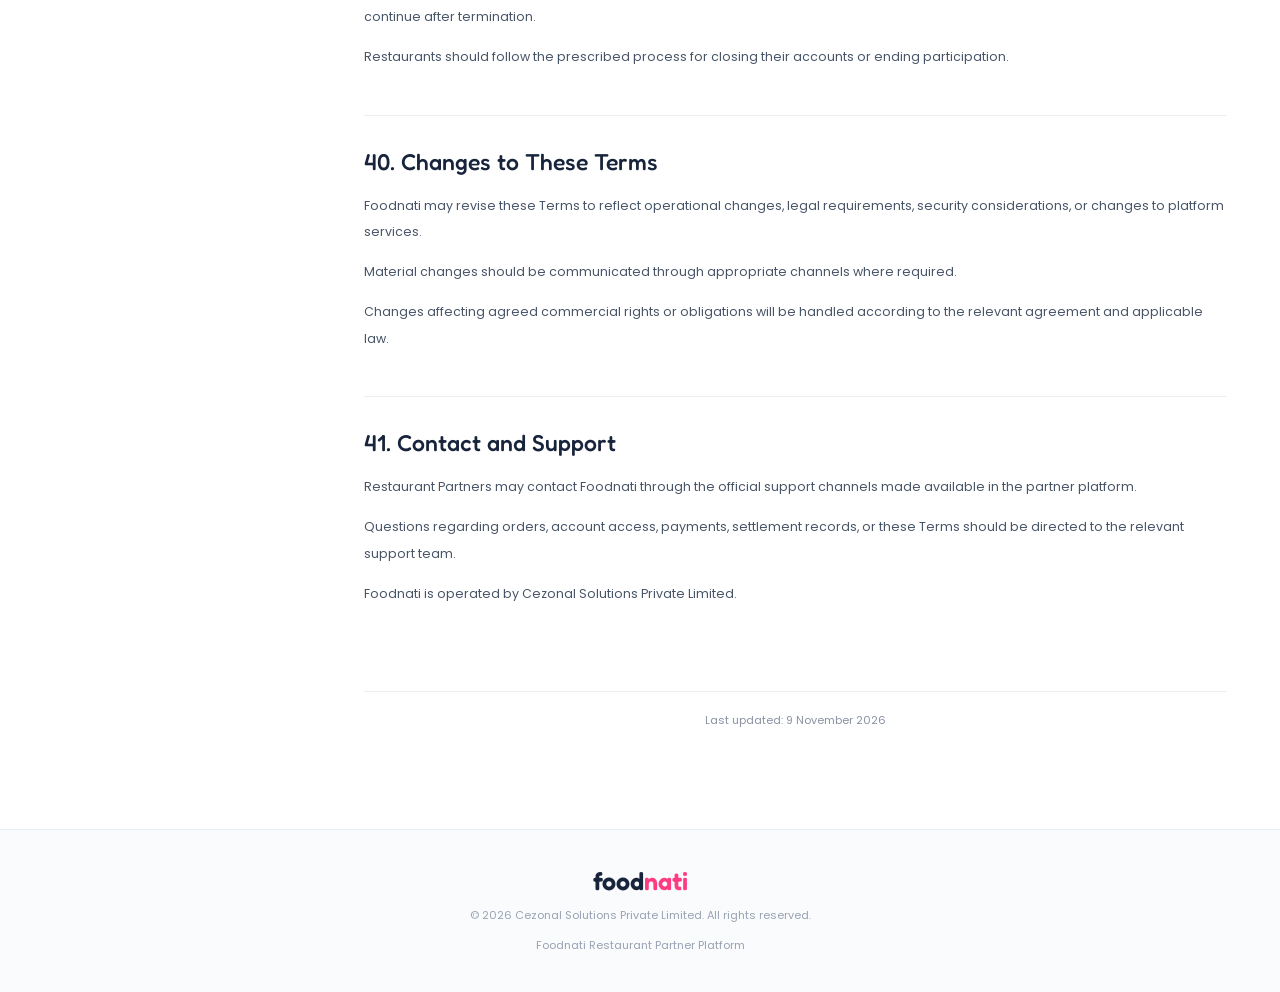
<file: respartner/terms.html>
<!DOCTYPE html>
<html lang="en">
<head>
<meta charset="UTF-8">
<meta name="viewport" content="width=device-width, initial-scale=1.0">
<meta name="theme-color" content="#ffffff">
<meta name="description" content="Foodnati Restaurant Partner Terms of Service">
<title>Terms of Service | Foodnati</title>

<link rel="preconnect" href="https://fonts.googleapis.com">
<link rel="preconnect" href="https://fonts.gstatic.com" crossorigin>
<link href="https://fonts.googleapis.com/css2?family=Fredoka:wght@400;500;600;700&family=Poppins:wght@400;500;600;700&display=swap" rel="stylesheet">

<style>
:root {
  --primary: #ff3b82;
  --primary-soft: #fff0f5;
  --heading: #17243b;
  --body: #475467;
  --muted: #8992a3;
  --border: #e9edf2;
  --white: #ffffff;
}

* {
  margin: 0;
  padding: 0;
  box-sizing: border-box;
}

html {
  scroll-behavior: smooth;
  scroll-padding-top: 100px;
}

body {
  background: var(--white);
  font-family: "Poppins", sans-serif;
  color: var(--body);
  -webkit-font-smoothing: antialiased;
}

a {
  text-decoration: none;
  color: inherit;
}

button {
  font-family: inherit;
}

/* NAVBAR */
.fn-navbar {
  height: 68px;
  width: 100%;
  position: sticky;
  top: 0;
  z-index: 100;
  background: #fff;
  border-bottom: 1px solid var(--border);
  display: flex;
  align-items: center;
  justify-content: space-between;
  padding: 0 6%;
  gap: 20px;
}

.fn-logo {
  font-family: "Fredoka", sans-serif;
  font-size: 29px;
  font-weight: 600;
  letter-spacing: -0.6px;
  white-space: nowrap;
}

.fn-logo .food {
  color: var(--heading);
}

.fn-logo .nati {
  color: var(--primary);
}

.fn-nav-right {
  display: flex;
  align-items: center;
  gap: 30px;
}

.fn-nav-right a {
  font-size: 12px;
  font-weight: 500;
  color: var(--body);
  white-space: nowrap;
  transition: color .2s;
}

.fn-nav-right a:hover {
  color: var(--primary);
}

/* HERO */
.fn-hero {
  padding: 70px 24px 55px;
  text-align: center;
  background: linear-gradient(
    180deg,
    #fff6f9 0%,
    #ffffff 100%
  );
}

.fn-eyebrow {
  color: var(--primary);
  font-size: 11px;
  font-weight: 600;
  letter-spacing: 2px;
  text-transform: uppercase;
}

.fn-hero h1 {
  font-family: "Fredoka", sans-serif;
  font-size: clamp(34px, 5vw, 52px);
  font-weight: 600;
  color: var(--heading);
  margin: 14px 0 0;
}

/* MAIN LAYOUT */
.fn-layout {
  max-width: 1220px;
  margin: 0 auto;
  padding: 40px 24px 100px;
  display: grid;
  grid-template-columns: 255px minmax(0, 1fr);
  gap: 55px;
  align-items: start;
}

/* TABLE OF CONTENTS */
.fn-toc {
  position: sticky;
  top: 95px;
  max-height: calc(100vh - 120px);
  overflow-y: auto;
  border: 1px solid var(--border);
  border-radius: 16px;
  padding: 22px 18px;
  scrollbar-width: thin;
}

.fn-toc h3 {
  font-family: "Fredoka", sans-serif;
  font-size: 17px;
  color: var(--heading);
  margin-bottom: 16px;
}

.fn-toc a {
  display: block;
  font-size: 11px;
  line-height: 1.6;
  padding: 8px 10px;
  border-radius: 7px;
  color: #667085;
  transition: .2s;
}

.fn-toc a:hover,
.fn-toc a.active {
  background: var(--primary-soft);
  color: var(--primary);
}

/* TERMS CONTENT */
.fn-content {
  min-width: 0;
}

.fn-intro {
  font-size: 13px;
  line-height: 2.1;
  margin-bottom: 30px;
}

.fn-section {
  padding: 30px 0;
  border-top: 1px solid var(--border);
  scroll-margin-top: 100px;
}

.fn-section h2 {
  font-family: "Fredoka", sans-serif;
  font-weight: 500;
  color: var(--heading);
  font-size: 23px;
  margin-bottom: 15px;
  line-height: 1.4;
}

.fn-section p {
  font-size: 12.5px;
  line-height: 2.1;
  margin-bottom: 14px;
}

.fn-section ul {
  padding-left: 22px;
  margin: 14px 0;
}

.fn-section li {
  font-size: 12.5px;
  line-height: 2;
  padding-bottom: 8px;
}

.fn-section strong {
  color: var(--heading);
  font-weight: 600;
}

/* LAST UPDATED - AT BOTTOM */
.fn-updated {
  display: block;
  margin-top: 40px;
  padding: 20px 0 0;
  border-top: 1px solid var(--border);
  color: var(--muted);
  font-size: 11px;
  text-align: center;
}

/* FOOTER */
.fn-footer {
  background: #fafbfc;
  border-top: 1px solid var(--border);
  padding: 36px 24px;
  text-align: center;
}

.fn-footer-logo {
  font-family: "Fredoka", sans-serif;
  font-size: 25px;
  font-weight: 600;
  color: var(--heading);
}

.fn-footer-logo span {
  color: var(--primary);
}

.fn-footer p {
  font-size: 11px;
  color: #98a2b3;
  margin-top: 10px;
  line-height: 1.8;
}

/* BACK TO TOP */
.fn-top-btn {
  position: fixed;
  bottom: 24px;
  right: 24px;
  width: 43px;
  height: 43px;
  border: 0;
  border-radius: 50%;
  background: var(--primary);
  color: #fff;
  font-size: 20px;
  cursor: pointer;
  box-shadow: 0 5px 18px #ff3b8233;
  opacity: 0;
  visibility: hidden;
  transition: .25s;
  z-index: 20;
}

.fn-top-btn.show {
  opacity: 1;
  visibility: visible;
}

/* TABLET */
@media(max-width: 900px) {
  .fn-layout {
    display: block;
    max-width: 850px;
  }

  .fn-toc {
    position: relative;
    top: auto;
    max-height: 260px;
    margin-bottom: 36px;
  }
}

/* MOBILE */
@media(max-width: 600px) {
  .fn-navbar {
    height: 60px;
    padding: 0 15px;
    gap: 12px;
  }

  .fn-logo {
    font-size: 23px;
  }

  .fn-nav-right {
    gap: 12px;
  }

  .fn-nav-right a {
    font-size: 10px;
  }

  .fn-hero {
    padding: 48px 18px 38px;
  }

  .fn-hero h1 {
    font-size: 35px;
  }

  .fn-layout {
    padding: 25px 18px 75px;
  }

  .fn-section {
    padding: 24px 0;
  }

  .fn-section h2 {
    font-size: 20px;
  }

  .fn-section p,
  .fn-section li {
    font-size: 12px;
  }

  .fn-top-btn {
    right: 17px;
    bottom: 18px;
  }
}

@media(max-width: 360px) {
  .fn-logo {
    font-size: 20px;
  }

  .fn-nav-right a {
    font-size: 9px;
  }
}
</style>
</head>

<body>

<!-- NAVBAR -->
<header class="fn-navbar">
  <a href="https://foodnati.com" class="fn-logo">
    <span class="food">food</span><span class="nati">nati</span>
  </a>

  <nav class="fn-nav-right" aria-label="Legal navigation">
    <a href="privacy.html">Privacy Policy</a>
    <a href="conduct.html">Code of Conduct</a>
  </nav>
</header>

<!-- HERO: NO DESCRIPTION OR DATE -->
<section class="fn-hero">
  <div class="fn-eyebrow">
    FOODNATI RESTAURANT PARTNER
  </div>

  <h1>Terms of Service</h1>
</section>

<div class="fn-layout">

  <!-- CONTENTS -->
  <aside class="fn-toc">
    <h3>Contents</h3>
    <nav id="fnTocLinks" aria-label="Terms sections"></nav>
  </aside>

  <!-- MAIN TERMS -->
  <main class="fn-content">

    <p class="fn-intro">
      Welcome to Foodnati, a food ordering and delivery
      platform operated by Cezonal Solutions Private Limited
      ("Foodnati", "we", "us", or "our").

      These Terms of Service ("Terms") set out the conditions
      for restaurants, food establishments, business owners,
      authorized representatives, and other approved partners
      ("Restaurant Partners", "you", or "your") who register,
      access, or use the Foodnati Restaurant Partner platform.

      By accessing the platform or participating in its services,
      you agree to follow these Terms, the applicable commercial
      agreement, and relevant legal requirements.
    </p>

    <!-- ALL 40 SECTIONS GENERATED HERE -->
    <div id="fnTermsSections"></div>

    <!-- DATE ONLY AFTER ALL SECTIONS -->
    <div class="fn-updated">
      Last updated: 9 November 2026
    </div>

  </main>
</div>

<!-- FOOTER -->
<footer class="fn-footer">
  <div class="fn-footer-logo">
    food<span>nati</span>
  </div>

  <p>
    © <span id="fnYear"></span>
    Cezonal Solutions Private Limited.
    All rights reserved.
  </p>

  <p>Foodnati Restaurant Partner Platform</p>
</footer>

<button
  class="fn-top-btn"
  id="fnTopBtn"
  aria-label="Back to top"
>↑</button>

<script>
const terms = [
  {
    title: "Acceptance of Terms",
    paragraphs: [
      "By registering with Foodnati, accessing the Restaurant Partner dashboard, or accepting orders through the platform, you acknowledge that you have read and understood these Terms of Service.",
      "The person accepting these Terms on behalf of a restaurant represents that they have the authority to enter into an agreement for that business.",
      "Your continued use of the platform after applicable changes become effective may constitute acceptance of the updated Terms, subject to applicable law and any notice requirements."
    ],
    points: [
      "Read the Terms before using the platform.",
      "Provide accurate registration information.",
      "Comply with applicable laws and platform policies.",
      "Contact support if any provision requires clarification."
    ]
  },
  {
    title: "Definitions and Interpretation",
    paragraphs: [
      "Foodnati refers to the platform and related services operated by Cezonal Solutions Private Limited.",
      "Restaurant Partner refers to an approved food business that lists, prepares, and supplies food through Foodnati.",
      "Customer refers to a person placing an order through the platform. Delivery Partner refers to a person assigned to transport an order from the restaurant to the delivery location.",
      "Order refers to a transaction initiated by a customer for food or related products. Restaurant Price, Customer Price, Platform Charge, and Settlement Amount have the meanings specified in the applicable commercial agreement."
    ]
  },
  {
    title: "Eligibility to Register",
    paragraphs: [
      "Restaurant Partners must be legally permitted to operate their food business in the relevant jurisdiction.",
      "Individuals registering on behalf of an establishment must have appropriate authorization from the business owner or legal entity.",
      "Foodnati may refuse, defer, or request additional information in connection with an application where legitimate operational, compliance, or verification concerns arise."
    ],
    points: [
      "Maintain legally required business permissions.",
      "Use accurate ownership and contact details.",
      "Provide authentic supporting documentation.",
      "Notify Foodnati of material changes."
    ]
  },
  {
    title: "Restaurant Registration",
    paragraphs: [
      "Restaurants must complete the required registration process and provide accurate business details.",
      "Registration information may include the restaurant name, owner name, mobile number, business location, operating hours, food business license details, tax information where applicable, and bank account details.",
      "Submitting an application does not automatically guarantee approval or activation."
    ]
  },
  {
    title: "Verification of Restaurant Information",
    paragraphs: [
      "Foodnati may review restaurant information and request reasonable supporting documents to verify identity, ownership, licensing, banking details, or business operations.",
      "Restaurant Partners must not knowingly submit altered, forged, misleading, or outdated information.",
      "Where verification cannot be completed, onboarding or continued access may be restricted in accordance with applicable law."
    ]
  },
  {
    title: "Licenses and Regulatory Compliance",
    paragraphs: [
      "Each Restaurant Partner is responsible for obtaining and maintaining licenses, permits, and registrations legally required for its food business.",
      "This includes applicable food safety registrations or licenses, local business permissions, and tax registrations where required.",
      "Restaurant Partners must promptly inform Foodnati if any material license or permission expires, is suspended, or is revoked."
    ]
  },
  {
    title: "Food Quality and Hygiene",
    paragraphs: [
      "Restaurant Partners are responsible for the quality, hygiene, safety, and suitability of food prepared at their premises.",
      "Food must be prepared, stored, handled, and packaged in accordance with applicable food safety laws and appropriate hygiene practices.",
      "Expired, contaminated, adulterated, unsafe, or otherwise unlawful food must not be supplied through the platform."
    ],
    points: [
      "Maintain clean food preparation areas.",
      "Use safe ingredients and storage conditions.",
      "Train staff in appropriate food handling.",
      "Prevent contamination during preparation.",
      "Use packaging suitable for the food supplied."
    ]
  },
  {
    title: "Menu Listing Responsibilities",
    paragraphs: [
      "Restaurants must provide accurate names, descriptions, categories, and other relevant information for their menu items.",
      "Information should be sufficient to help customers understand what they are ordering.",
      "Foodnati may request corrections to inaccurate or misleading listings."
    ]
  },
  {
    title: "Vegetarian and Non-Vegetarian Classification",
    paragraphs: [
      "Restaurant Partners must correctly classify vegetarian and non-vegetarian items according to applicable requirements.",
      "Incorrect food classification may cause significant customer concerns and must be treated seriously.",
      "Restaurants should maintain appropriate preparation and handling procedures to reduce cross-contamination risks."
    ]
  },
  {
    title: "Ingredients and Allergen Information",
    paragraphs: [
      "Restaurants should provide accurate ingredient and allergen information where required by law or reasonably requested for customer safety.",
      "Restaurant Partners must not knowingly provide misleading information about the composition of food.",
      "Where an ingredient is substituted, the restaurant should ensure that the substitution is permitted and appropriately communicated."
    ]
  },
  {
    title: "Restaurant Menu Prices",
    paragraphs: [
      "Restaurant Partners are responsible for providing and maintaining the restaurant prices of listed menu items.",
      "Restaurants should ensure that pricing information submitted to Foodnati is accurate and updated when changed.",
      "The treatment of taxes, discounts, additional charges, and settlement values must follow the applicable commercial agreement and law."
    ]
  },
  {
    title: "Foodnati Customer-Facing Prices",
    paragraphs: [
      "Foodnati may display customer-facing selling prices that differ from the restaurant prices, where permitted under the commercial agreement and applicable law.",
      "Any agreed platform margin, commission, service fee, or pricing adjustment should be reflected in the applicable commercial terms.",
      "Restaurant Partners should not assume that the customer-facing price and restaurant settlement amount are identical."
    ]
  },
  {
    title: "Platform Charges and Commission",
    paragraphs: [
      "Applicable platform charges, commission rates, and other deductions will be governed by the commercial arrangement agreed with the Restaurant Partner.",
      "Foodnati may introduce promotional arrangements or revised commercial terms subject to applicable notice and agreement requirements.",
      "No specific commission percentage is established by this general Terms page unless separately agreed."
    ]
  },
  {
    title: "Restaurant Availability Status",
    paragraphs: [
      "Restaurants must accurately maintain their open or closed status through the partner platform.",
      "A restaurant should not remain marked open if it cannot reasonably receive, prepare, or fulfill customer orders.",
      "The availability toggle is an operational tool and does not replace the restaurant's responsibility to manage actual service availability."
    ]
  },
  {
    title: "Operating Hours",
    paragraphs: [
      "Restaurant Partners must provide accurate opening and closing times and update them when their schedule changes.",
      "Restaurants should account for holidays, temporary closures, maintenance, staff shortages, and other operational circumstances.",
      "Foodnati may use these details to determine when a restaurant appears available for ordering."
    ]
  },
  {
    title: "Order Notifications",
    paragraphs: [
      "Restaurant Partners should monitor the partner dashboard and relevant order notifications during operating hours.",
      "Failure to review incoming orders may result in delays, missed orders, or customer dissatisfaction.",
      "Restaurants are responsible for maintaining a suitable device, network connection, and operational process for managing orders."
    ]
  },
  {
    title: "Order Acceptance",
    paragraphs: [
      "Restaurants should accept orders only when they can reasonably fulfill them.",
      "Acceptance indicates that the restaurant intends to prepare the requested items according to the order details.",
      "Repeated acceptance of orders that cannot be fulfilled may be reviewed as an operational performance issue."
    ]
  },
  {
    title: "Order Preparation",
    paragraphs: [
      "Restaurant Partners must prepare accepted orders accurately, taking into account item names, quantities, preparation instructions, and relevant customer preferences.",
      "Restaurants should use reasonable care to prevent missing items, incorrect items, and unnecessary delays.",
      "Any preparation problem that may materially affect an order should be communicated through the available support or order-management process."
    ]
  },
  {
    title: "Preparation Time and Delays",
    paragraphs: [
      "Restaurants should provide reasonable preparation estimates and make commercially reasonable efforts to meet them.",
      "Unexpected delays should be communicated promptly where the platform provides a suitable mechanism.",
      "Preparation estimates are not guarantees, but repeated avoidable delays may affect customer experience and platform operations."
    ]
  },
  {
    title: "Food Packaging",
    paragraphs: [
      "Restaurant Partners are responsible for selecting packaging appropriate for the food being supplied.",
      "Packaging should help maintain hygiene and minimize leakage, contamination, spillage, and damage during transport.",
      "Restaurants should seal packages where appropriate and ensure that the package contents correspond to the accepted order."
    ]
  },
  {
    title: "Delivery Partner Order Verification",
    paragraphs: [
      "Before handing over an order, restaurant staff must verify the order ID or other approved identification details of the assigned Delivery Partner.",
      "Restaurants should not hand over food solely because a person claims to be a delivery partner.",
      "Where an order is handed to an unauthorized person without reasonable verification, responsibility may be assessed based on the circumstances, evidence, applicable agreement, and law."
    ],
    points: [
      "Ask the Delivery Partner for the order ID.",
      "Match the ID against the restaurant dashboard.",
      "Confirm the correct order package.",
      "Hand over only after reasonable verification.",
      "Report suspicious collection attempts."
    ]
  },
  {
    title: "Order Handover",
    paragraphs: [
      "Restaurants should hand over prepared orders to the correctly assigned Delivery Partner through the approved operational process.",
      "Where the platform supports handover confirmation, the restaurant should update the relevant status accurately.",
      "Restaurants should cooperate in resolving genuine handover discrepancies."
    ]
  },
  {
    title: "Delivery Services",
    paragraphs: [
      "Foodnati may facilitate delivery through assigned Delivery Partners or other permitted delivery arrangements.",
      "The allocation of delivery responsibilities and associated charges depends on the applicable service model and commercial terms.",
      "Restaurants remain responsible for their own preparation and handover obligations."
    ]
  },
  {
    title: "Order Cancellation",
    paragraphs: [
      "Restaurants should avoid unnecessary cancellation of accepted orders.",
      "A cancellation may be appropriate where an item is unavailable, the restaurant cannot safely prepare the food, or another legitimate operational problem arises.",
      "Applicable cancellation charges, refunds, and settlement adjustments must follow the relevant policies, commercial terms, and law."
    ]
  },
  {
    title: "Customer Complaints",
    paragraphs: [
      "Restaurant Partners should cooperate with reasonable investigations of customer complaints relating to food preparation, quality, quantity, packaging, or incorrect items.",
      "Foodnati may request order records or other relevant information to assess a complaint.",
      "Complaints should be evaluated fairly and not treated as automatic proof of wrongdoing."
    ]
  },
  {
    title: "Refunds and Replacements",
    paragraphs: [
      "Refunds and replacements may be considered where an order has a verified problem or where required by applicable law.",
      "Responsibility for a refund or replacement should be determined according to the cause of the issue, the applicable agreement, and relevant consumer protection obligations.",
      "Restaurants should cooperate in resolving valid refund and replacement requests."
    ]
  },
  {
    title: "Payments and Restaurant Settlements",
    paragraphs: [
      "Restaurant settlement amounts will be calculated according to completed transactions and the applicable commercial agreement.",
      "Relevant calculations may include restaurant item values, agreed commission, taxes, refunds, adjustments, and other agreed charges.",
      "Settlement frequency, payment methods, and reconciliation procedures should be specified in the commercial arrangement or partner communications."
    ]
  },
  {
    title: "Bank Account Information",
    paragraphs: [
      "Restaurant Partners must provide accurate bank account information for receiving settlements.",
      "Changes to bank details may require additional verification to reduce payment errors and fraud.",
      "Foodnati may delay a settlement where a genuine verification or payment processing issue requires resolution, subject to applicable obligations."
    ]
  },
  {
    title: "Taxes and Invoices",
    paragraphs: [
      "Restaurant Partners are responsible for their own tax compliance, including registration, reporting, invoicing, and payment obligations where applicable.",
      "The treatment of GST or other applicable taxes depends on the nature of the supply, relevant legislation, and the parties' legal responsibilities.",
      "Restaurants should maintain appropriate transaction records and consult qualified tax professionals where necessary."
    ]
  },
  {
    title: "Discounts and Promotions",
    paragraphs: [
      "Foodnati may offer customer promotions, discounts, or marketing campaigns.",
      "Any restaurant-funded discount or promotion should be governed by the applicable agreement or the restaurant's informed participation.",
      "The allocation of promotional costs and settlement adjustments should be communicated clearly."
    ]
  },
  {
    title: "Customer Information and Privacy",
    paragraphs: [
      "Restaurant Partners may receive limited customer information necessary to fulfill orders.",
      "Such information must be used only for legitimate order fulfillment, customer support, or other authorized purposes.",
      "Restaurants must not sell, misuse, or disclose customer personal information without a valid legal basis."
    ]
  },
  {
    title: "Account Access and Security",
    paragraphs: [
      "Restaurant Partners are responsible for taking reasonable measures to secure their accounts, devices, passwords, and authentication credentials.",
      "Unauthorized access, suspicious activity, or suspected account compromise should be reported promptly.",
      "Restaurants should ensure that employees with account access are appropriately authorized."
    ]
  },
  {
    title: "Restaurant Staff Conduct",
    paragraphs: [
      "Restaurant Partners are responsible for promoting professional and respectful conduct among staff interacting with customers, Delivery Partners, and Foodnati representatives.",
      "Harassment, threats, discrimination, intimidation, and abusive conduct are not permitted.",
      "Restaurants should maintain appropriate internal procedures to address misconduct."
    ]
  },
  {
    title: "Prohibited Activities",
    paragraphs: [
      "Restaurant Partners must not use the platform for fraudulent, unlawful, abusive, or deceptive activities.",
      "Foodnati may investigate suspected misuse and take proportionate action consistent with applicable law and contractual obligations."
    ],
    points: [
      "Creating fraudulent or manipulated orders.",
      "Providing false registration details.",
      "Misrepresenting menu items or food quality.",
      "Misusing customer personal information.",
      "Attempting unauthorized access to systems.",
      "Threatening customers or Delivery Partners.",
      "Interfering with platform operations."
    ]
  },
  {
    title: "Intellectual Property",
    paragraphs: [
      "The Foodnati name, branding, platform design, software, and related materials may be protected by intellectual property laws.",
      "Restaurant Partners may use Foodnati branding only as authorized and in accordance with applicable brand guidelines.",
      "Restaurants remain responsible for ensuring that menu photographs, descriptions, and other materials they submit do not infringe third-party rights."
    ]
  },
  {
    title: "Menu Photographs and Content",
    paragraphs: [
      "Restaurant Partners must have appropriate rights or permissions to upload photographs, logos, descriptions, and other content.",
      "Restaurants should not upload deceptive images that materially misrepresent the products offered.",
      "Subject to the applicable agreement, submitted content may be used to display and promote restaurant listings on Foodnati."
    ]
  },
  {
    title: "Platform Maintenance and Availability",
    paragraphs: [
      "Foodnati may perform maintenance, upgrades, security changes, and other technical operations that temporarily affect service availability.",
      "Internet failures, third-party outages, device problems, or unforeseen events may also interrupt platform access.",
      "Foodnati will make reasonable efforts to maintain service reliability but cannot guarantee uninterrupted access."
    ]
  },
  {
    title: "Suspension of Restaurant Accounts",
    paragraphs: [
      "Foodnati may temporarily restrict access where reasonably necessary to investigate serious safety concerns, fraud, unauthorized activity, or significant policy violations.",
      "Where appropriate and legally required, the Restaurant Partner may receive notice or an opportunity to respond.",
      "Suspension decisions should be proportionate to the circumstances and applicable contractual requirements."
    ]
  },
  {
    title: "Termination of Partnership",
    paragraphs: [
      "A restaurant partnership may end according to the termination provisions of the applicable commercial agreement.",
      "Outstanding settlement obligations, legitimate disputes, data retention requirements, and other surviving responsibilities may continue after termination.",
      "Restaurants should follow the prescribed process for closing their accounts or ending participation."
    ]
  },
  {
    title: "Changes to These Terms",
    paragraphs: [
      "Foodnati may revise these Terms to reflect operational changes, legal requirements, security considerations, or changes to platform services.",
      "Material changes should be communicated through appropriate channels where required.",
      "Changes affecting agreed commercial rights or obligations will be handled according to the relevant agreement and applicable law."
    ]
  },
  {
    title: "Contact and Support",
    paragraphs: [
      "Restaurant Partners may contact Foodnati through the official support channels made available in the partner platform.",
      "Questions regarding orders, account access, payments, settlement records, or these Terms should be directed to the relevant support team.",
      "Foodnati is operated by Cezonal Solutions Private Limited."
    ]
  }
];

/* GENERATE ALL 40 TERMS */
const sectionsContainer =
  document.getElementById("fnTermsSections");

const tocContainer =
  document.getElementById("fnTocLinks");

terms.forEach((term, index) => {
  const id = "section-" + (index + 1);

  const section = document.createElement("section");
  section.className = "fn-section";
  section.id = id;

  const heading = document.createElement("h2");
  heading.textContent = `${index + 1}. ${term.title}`;
  section.appendChild(heading);

  (term.paragraphs || []).forEach(content => {
    const p = document.createElement("p");
    p.textContent = content;
    section.appendChild(p);
  });

  if (term.points && term.points.length) {
    const list = document.createElement("ul");

    term.points.forEach(content => {
      const li = document.createElement("li");
      li.textContent = content;
      list.appendChild(li);
    });

    section.appendChild(list);
  }

  sectionsContainer.appendChild(section);

  const link = document.createElement("a");
  link.href = "#" + id;
  link.textContent = `${index + 1}. ${term.title}`;
  tocContainer.appendChild(link);
});

/* COPYRIGHT YEAR */
document.getElementById("fnYear").textContent =
  new Date().getFullYear();

/* BACK TO TOP */
const topButton =
  document.getElementById("fnTopBtn");

window.addEventListener("scroll", () => {
  topButton.classList.toggle(
    "show",
    window.scrollY > 400
  );
}, { passive: true });

topButton.addEventListener("click", () => {
  window.scrollTo({
    top: 0,
    behavior: "smooth"
  });
});

/* ACTIVE TABLE OF CONTENTS */
const tocLinks = [
  ...tocContainer.querySelectorAll("a")
];

const observer = new IntersectionObserver(entries => {
  entries.forEach(entry => {
    if (!entry.isIntersecting) return;

    tocLinks.forEach(link => {
      link.classList.toggle(
        "active",
        link.getAttribute("href") === "#" + entry.target.id
      );
    });
  });
}, {
  rootMargin: "-110px 0px -65% 0px",
  threshold: 0
});

document.querySelectorAll(".fn-section").forEach(section => {
  observer.observe(section);
});
</script>

</body>
</html>
</file>
<file: new.css>
/* OUR PROMISE BLACK SECTION */

.methai-promise-section {
  position: relative;
  width: 100%;
  min-height: 550px;
  background: #000000;
  overflow: hidden;

  display: flex;
  flex-direction: column;
  align-items: center;
  justify-content: flex-start;

  padding: 105px 20px 90px;
}

/* TOP WHITE CURVE */

.methai-promise-section::before {
  content: "";
  position: absolute;
  top: -65px;
  left: -10%;
  width: 120%;
  height: 115px;
  background: #ffffff;
  border-radius: 0 0 50% 50%;
  z-index: 2;
}

/* BOTTOM WHITE CURVE */

.methai-promise-section::after {
  content: "";
  position: absolute;
  bottom: -65px;
  left: -10%;
  width: 120%;
  height: 115px;
  background: #ffffff;
  border-radius: 50% 50% 0 0;
  z-index: 2;
}

/* HEADING */

.methai-promise-heading {
  position: relative;
  z-index: 3;
  font-family: 'DM Sans', sans-serif;
  font-size: 48px;
  font-weight: 700;
  color: #ffffff;
  text-align: center;
  letter-spacing: -1px;
  line-height: 1.2;
  margin: 0;
}

/* THREE ITEMS SIDE BY SIDE */

.methai-promise-items {
  position: relative;
  z-index: 3;

  width: 100%;
  max-width: 900px;
  margin: 65px auto 0;

  display: grid;
  grid-template-columns: repeat(3, 1fr);
  align-items: start;
  gap: 35px;
}

/* EACH ITEM */

.methai-promise-item {
  display: flex;
  flex-direction: column;
  align-items: center;
  justify-content: flex-start;
  gap: 18px;
  text-align: center;
}

/* PNG ICONS */

.methai-promise-item img {
  display: block;
  width: 105px;
  height: 105px;
  object-fit: contain;
}

/* ITEM TEXT */

.methai-promise-item h3 {
  font-family: 'DM Sans', sans-serif;
  font-size: 21px;
  font-weight: 600;
  line-height: 1.3;
  color: #ffffff;
  margin: 0;
}

/* MOBILE VIEW */

@media (max-width: 600px) {

  .methai-promise-section {
    min-height: 350px;
    padding: 75px 12px 75px;
  }

  .methai-promise-section::before {
    top: -35px;
    height: 65px;
  }

  .methai-promise-section::after {
    bottom: -35px;
    height: 65px;
  }

  .methai-promise-heading {
    font-size: 32px;
  }

  /* KEEP 3 ITEMS SIDE BY SIDE */

  .methai-promise-items {
    grid-template-columns: repeat(3, minmax(0, 1fr));
    gap: 8px;
    margin-top: 45px;
  }

  .methai-promise-item {
    gap: 12px;
  }

  .methai-promise-item img {
    width: 65px;
    height: 65px;
  }

  .methai-promise-item h3 {
    font-size: 12px;
    line-height: 1.4;
  }
}

/* SINGLE LINE COMPARISON */

.methai-price-line {
  position: relative;
  z-index: 3;
  width: 100%;
  margin: 55px auto 20px;

  display: flex;
  align-items: center;
  justify-content: center;
  gap: 15px;
}

/* SINGLE LINE TEXT */

.methai-price-line p {
  font-family: 'DM Sans', sans-serif;
  font-size: 24px;
  font-weight: 600;
  color: #ffffff;
  margin: 0;
  white-space: nowrap;
  text-align: center;
}

.methai-name {
  color: #E82B65;
  font-weight: 800;
}

.changing-price {
  color: #ffffff;
  font-weight: 800;
}

/* EYES */

.mini-eyes {
  display: flex;
  gap: 5px;
  flex-shrink: 0;
}

.mini-eyes .eye {
  position: relative;
  width: 23px;
  height: 30px;
  background: #ffffff;
  border-radius: 50%;
}

.mini-eyes .eye::after {
  content: "";
  position: absolute;
  top: 50%;
  width: 9px;
  height: 11px;
  background: #000000;
  border-radius: 50%;
}

/* FRONT LOOKING */

.eyes-front .eye::after {
  left: 50%;
  transform: translate(-50%, -50%);
}

/* LEFT LOOKING */

.eyes-left .eye::after {
  left: 3px;
  transform: translateY(-50%);
}

/* MOBILE VIEW */

@media (max-width: 600px) {

  .methai-price-line {
    gap: 6px;
    margin-top: 40px;
  }

  .methai-price-line p {
    font-size: clamp(9px, 2.9vw, 13px);
    letter-spacing: -0.3px;
  }

  .mini-eyes {
    gap: 3px;
  }

  .mini-eyes .eye {
    width: 12px;
    height: 17px;
  }

  .mini-eyes .eye::after {
    width: 5px;
    height: 6px;
  }

  .eyes-left .eye::after {
    left: 2px;
  }
}

/* GOLD PRICE SLIDER */

.methai-price-slider {
  position: relative;
  z-index: 3;
  width: 100%;
  display: flex;
  justify-content: center;
  align-items: center;
  margin: 55px auto 20px;
}

/* VISIBLE SLIDER WINDOW */

.price-slider-window {
  height: 45px;
  overflow: hidden;
}

/* SLIDING TRACK */

.price-slider-track {
  display: flex;
  flex-direction: column;
  animation: priceSlideUp 5s infinite;
}

/* SINGLE LINE TEXT */

.price-slide {
  height: 45px;
  display: flex;
  justify-content: center;
  align-items: center;
  gap: 15px;
  white-space: nowrap;
}

.price-slide > span {
  font-family: 'DM Sans', sans-serif;
  font-size: 26px;
  font-weight: 700;
  color: #D4AF37;
  line-height: 1.2;
}

/* GOLD EYES */

.price-eyes {
  display: flex;
  align-items: center;
  gap: 5px;
}

.price-eyes .eye {
  position: relative;
  display: block;
  width: 24px;
  height: 31px;
  background: #D4AF37;
  border-radius: 50%;
}

/* BLACK PUPILS */

.price-eyes .eye::after {
  content: "";
  position: absolute;
  top: 50%;
  width: 10px;
  height: 12px;
  background: #000000;
  border-radius: 50%;
}

/* OUR APP - FRONT LOOK */

.eyes-straight .eye::after {
  left: 50%;
  transform: translate(-50%, -50%);
}

/* OTHER APPS - LEFT LOOK */

.eyes-looking-left .eye::after {
  left: 3px;
  transform: translateY(-50%);
}

/* SLIDE UP ANIMATION */

@keyframes priceSlideUp {
  0%, 40% {
    transform: translateY(0);
  }

  50%, 90% {
    transform: translateY(-45px);
  }

  100% {
    transform: translateY(0);
  }
}

/* TABLET VIEW */

@media (min-width: 601px) and (max-width: 900px) {

  .price-slide > span {
    font-size: 22px;
  }
}

/* MOBILE VIEW */

@media (max-width: 600px) {

  .methai-price-slider {
    margin: 40px auto 20px;
  }

  .price-slider-window {
    height: 32px;
  }

  .price-slide {
    height: 32px;
    gap: 8px;
  }

  .price-slide > span {
    font-size: clamp(12px, 4vw, 17px);
    font-weight: 700;
  }

  .price-eyes {
    gap: 3px;
  }

  .price-eyes .eye {
    width: 17px;
    height: 23px;
  }

  .price-eyes .eye::after {
    width: 7px;
    height: 9px;
  }

  .eyes-looking-left .eye::after {
    left: 2px;
  }

  @keyframes priceSlideUp {
    0%, 40% {
      transform: translateY(0);
    }

    50%, 90% {
      transform: translateY(-32px);
    }

    100% {
      transform: translateY(0);
    }
  }
}

/* REDUCED MOTION */

@media (prefers-reduced-motion: reduce) {
  .price-slider-track {
    animation: none;
  }
}

/* ==================================
   METHAI FULL BLACK FOOTER
================================== */

.methai-footer {
  width: 100%;
  background: #000000;
  color: #ffffff;
  padding: 75px 0 25px;
  box-sizing: border-box;
}

.methai-footer *,
.methai-footer *::before,
.methai-footer *::after {
  box-sizing: border-box;
}

/* MAIN CONTAINER */

.methai-footer-container {
  width: 100%;
  max-width: 1500px;
  margin: 0 auto;
  padding: 0 7%;
}

/* METHAI BRAND */

.methai-footer-brand {
  margin-bottom: 55px;
}

.methai-footer-brand h2 {
  font-family: 'Kalam', cursive;
  font-size: 45px;
  font-weight: 700;
  color: #ffffff;
  margin: 0;
  line-height: 1.2;
}

/* FOUR COLUMNS */

.methai-footer-links {
  display: grid;
  grid-template-columns:
    1fr 1.2fr 1fr 1fr;
  gap: 35px;
  align-items: start;
}

/* COLUMN */

.methai-footer-column {
  display: flex;
  flex-direction: column;
  align-items: flex-start;
  gap: 15px;
  min-width: 0;
}

/* HEADINGS */

.methai-footer-column h3 {
  font-family: 'DM Sans', sans-serif;
  font-size: 16px;
  font-weight: 700;
  color: #ffffff;
  margin: 0 0 12px;
  line-height: 1.4;
}

/* LINKS */

.methai-footer-column > a {
  font-family: 'DM Sans', sans-serif;
  font-size: 14px;
  font-weight: 400;
  color: #bcbcbc;
  text-decoration: none;
  line-height: 1.6;
  transition: color 0.2s ease;
}

.methai-footer-column > a:hover {
  color: #ffffff;
}

/* SOCIAL MEDIA ICONS */

.methai-social-icons {
  display: flex;
  align-items: center;
  gap: 12px;
}

.methai-social-icons a {
  width: 38px;
  height: 38px;
  border: 1px solid #555555;
  border-radius: 50%;

  display: flex;
  align-items: center;
  justify-content: center;

  color: #ffffff;
  font-size: 17px;
  text-decoration: none;

  transition:
    background 0.2s ease,
    border-color 0.2s ease;
}

.methai-social-icons a:hover {
  background: #E82B65;
  border-color: #E82B65;
}

/* APP DOWNLOAD BADGES */

.methai-footer-apps {
  display: flex;
  flex-direction: column;
  align-items: flex-start;
  gap: 12px;
  margin-top: 18px;
}

.methai-footer-apps a {
  display: block;
  text-decoration: none;
}

.methai-footer-apps img {
  display: block;
  width: 155px;
  max-width: 100%;
  height: auto;
  object-fit: contain;
}

/* COPYRIGHT */

.methai-footer-bottom {
  width: 100%;
  margin-top: 75px;
  padding-top: 22px;
  border-top: 1px solid #303030;
}

.methai-footer-bottom p {
  font-family: 'DM Sans', sans-serif;
  font-size: 13px;
  font-weight: 400;
  color: #888888;
  margin: 0;
  text-align: left;
}

/* ==================================
   TABLET VIEW
================================== */

@media (min-width: 601px) and (max-width: 1000px) {

  .methai-footer-container {
    padding: 0 6%;
  }

  .methai-footer-links {
    grid-template-columns: repeat(2, minmax(0, 1fr));
    column-gap: 45px;
    row-gap: 45px;
  }

  .methai-footer-apps img {
    width: 145px;
  }

}

/* ==================================
   MOBILE VIEW
================================== */

@media (max-width: 600px) {

  .methai-footer {
    padding: 50px 0 22px;
  }

  /* LEFT AND RIGHT GAP */

  .methai-footer-container {
    padding: 0 22px;
  }

  /* BRAND */

  .methai-footer-brand {
    margin-bottom: 38px;
  }

  .methai-footer-brand h2 {
    font-size: 37px;
  }

  /* TWO COLUMN LAYOUT */

  .methai-footer-links {
    grid-template-columns:
      repeat(2, minmax(0, 1fr));
    column-gap: 18px;
    row-gap: 38px;
  }

  /* EACH COLUMN */

  .methai-footer-column {
    gap: 12px;
  }

  .methai-footer-column h3 {
    font-size: 14px;
    font-weight: 700;
    margin-bottom: 6px;
    line-height: 1.4;
  }

  .methai-footer-column > a {
    font-size: 12px;
    line-height: 1.5;
  }

  /* SOCIAL MEDIA */

  .methai-social-icons {
    gap: 10px;
  }

  .methai-social-icons a {
    width: 34px;
    height: 34px;
    font-size: 15px;
  }

  /* DOWNLOAD BADGES */

  .methai-footer-apps {
    flex-direction: column;
    align-items: flex-start;
    gap: 10px;
    margin-top: 12px;
  }

  .methai-footer-apps img {
    width: 125px;
  }

  /* COPYRIGHT */

  .methai-footer-bottom {
    margin-top: 50px;
    padding-top: 18px;
  }

  .methai-footer-bottom p {
    font-size: 11px;
  }

}
/* METHAI — mobile-only layered scrolling sections.
   Add AFTER your existing CSS, before </head>.
   Desktop/tablet styling is untouched. */

/* =========================================
   METHAI MOBILE STACKING SECTIONS
   SAFARI + CHROME
   DESKTOP UNCHANGED
========================================= */

@media screen and (max-width: 600px) {

  /* IMPORTANT: DON'T CLIP BODY SCROLL */

  html {
    overflow-x: visible !important;
    overflow-y: visible !important;
    -webkit-text-size-adjust: 100%;
  }

  body {
    overflow: visible !important;
    width: 100%;
    margin: 0;
  }

  /* STICKY STACKING SECTIONS */

  body > .video-section,
  body > .welcome-section,
  body > .waiting-section,
  body > .methai-promise-section,
  body > .methai-download-section,
  body > .methai-footer {
    position: -webkit-sticky;
    position: sticky;
    top: 0;
    width: 100%;
    isolation: isolate;
  }

  /* STACKING ORDER */

  body > .video-section {
    z-index: 1;
  }

  body > .welcome-section {
    z-index: 2;
  }

  body > .waiting-section {
    z-index: 3;
  }

  body > .methai-promise-section {
    z-index: 4;
  }

  body > .methai-download-section {
    z-index: 5;
  }

  body > .methai-footer {
    z-index: 6;
  }

  /* ROUNDED TOP CORNERS */

  body > .welcome-section,
  body > .waiting-section,
  body > .methai-promise-section,
  body > .methai-download-section,
  body > .methai-footer {
    margin-top: -26px;
    border-radius: 30px 30px 0 0;
  }

  /* WELCOME */

 
@media screen and (max-width: 600px) {

  /* Hide first stack until user scrolls */
  body > .welcome-section {
    background: #ffffff;
    margin-top: 0 !important;
    padding-top: 76px;
  }

  /* Other sections keep their overlap */
  body > .waiting-section,
  body > .methai-promise-section,
  body > .methai-download-section,
  body > .methai-footer {
    margin-top: -26px;
  }

}


  /* WAITING */

  body > .waiting-section {
    padding-top: 66px;
  }

  /* OUR PROMISE */

  body > .methai-promise-section {
    padding-top: 95px;
  }

  body > .methai-promise-section::before,
  body > .methai-promise-section::after {
    display: none;
  }

  /* DOWNLOAD */

  body > .methai-download-section {
    background: #ffffff;
    padding-top: 56px;
  }

  /* FOOTER */

  body > .methai-footer {
    background: #000000;
    padding-top: 72px;
    padding-bottom: max(
      22px,
      env(safe-area-inset-bottom)
    );
  }

  /* PREVENT CONTENT OVERFLOW */

  .methai-footer-container,
  .waiting-features,
  .methai-download-card {
    max-width: 100%;
  }

}

/* REDUCED MOTION */

@media screen and (max-width: 600px)
and (prefers-reduced-motion: reduce) {

  body > .video-section,
  body > .welcome-section,
  body > .waiting-section,
  body > .methai-promise-section,
  body > .methai-download-section,
  body > .methai-footer {
    position: relative;
    top: auto;
  }

}
</file>
